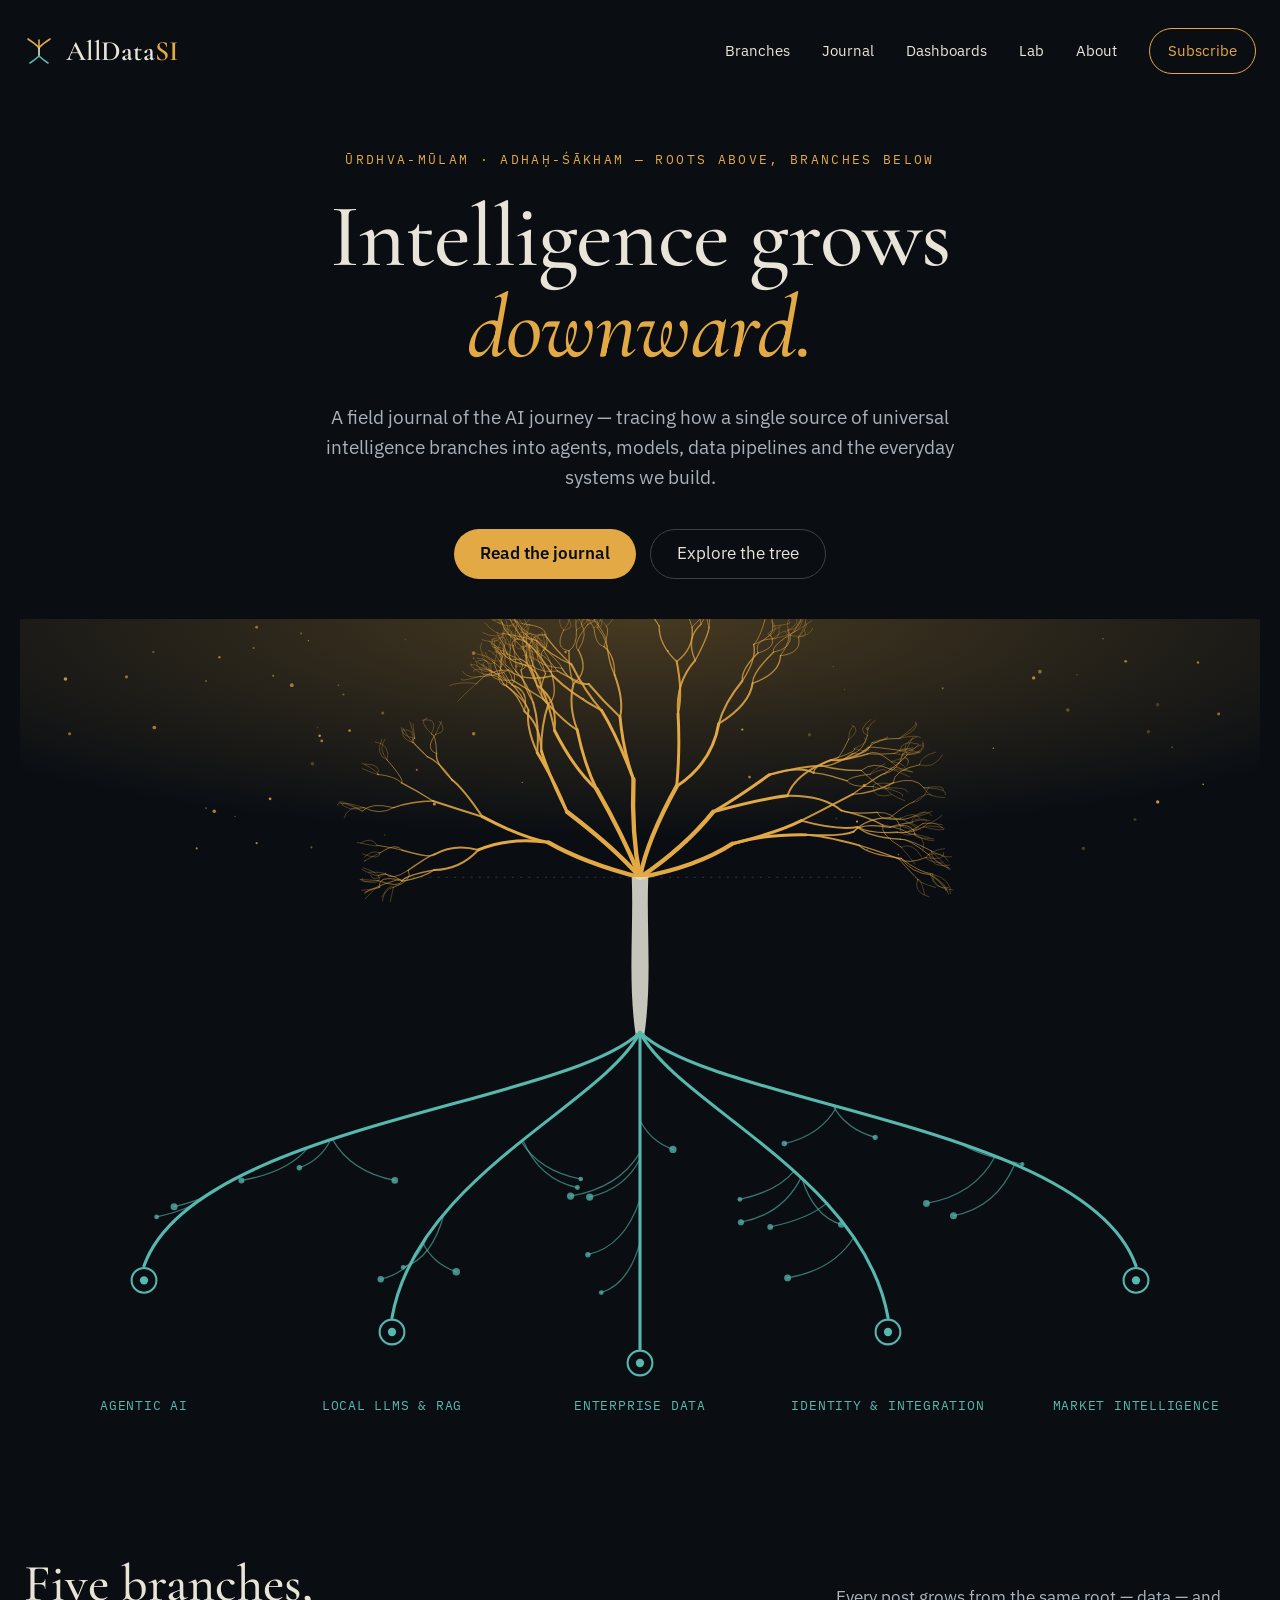
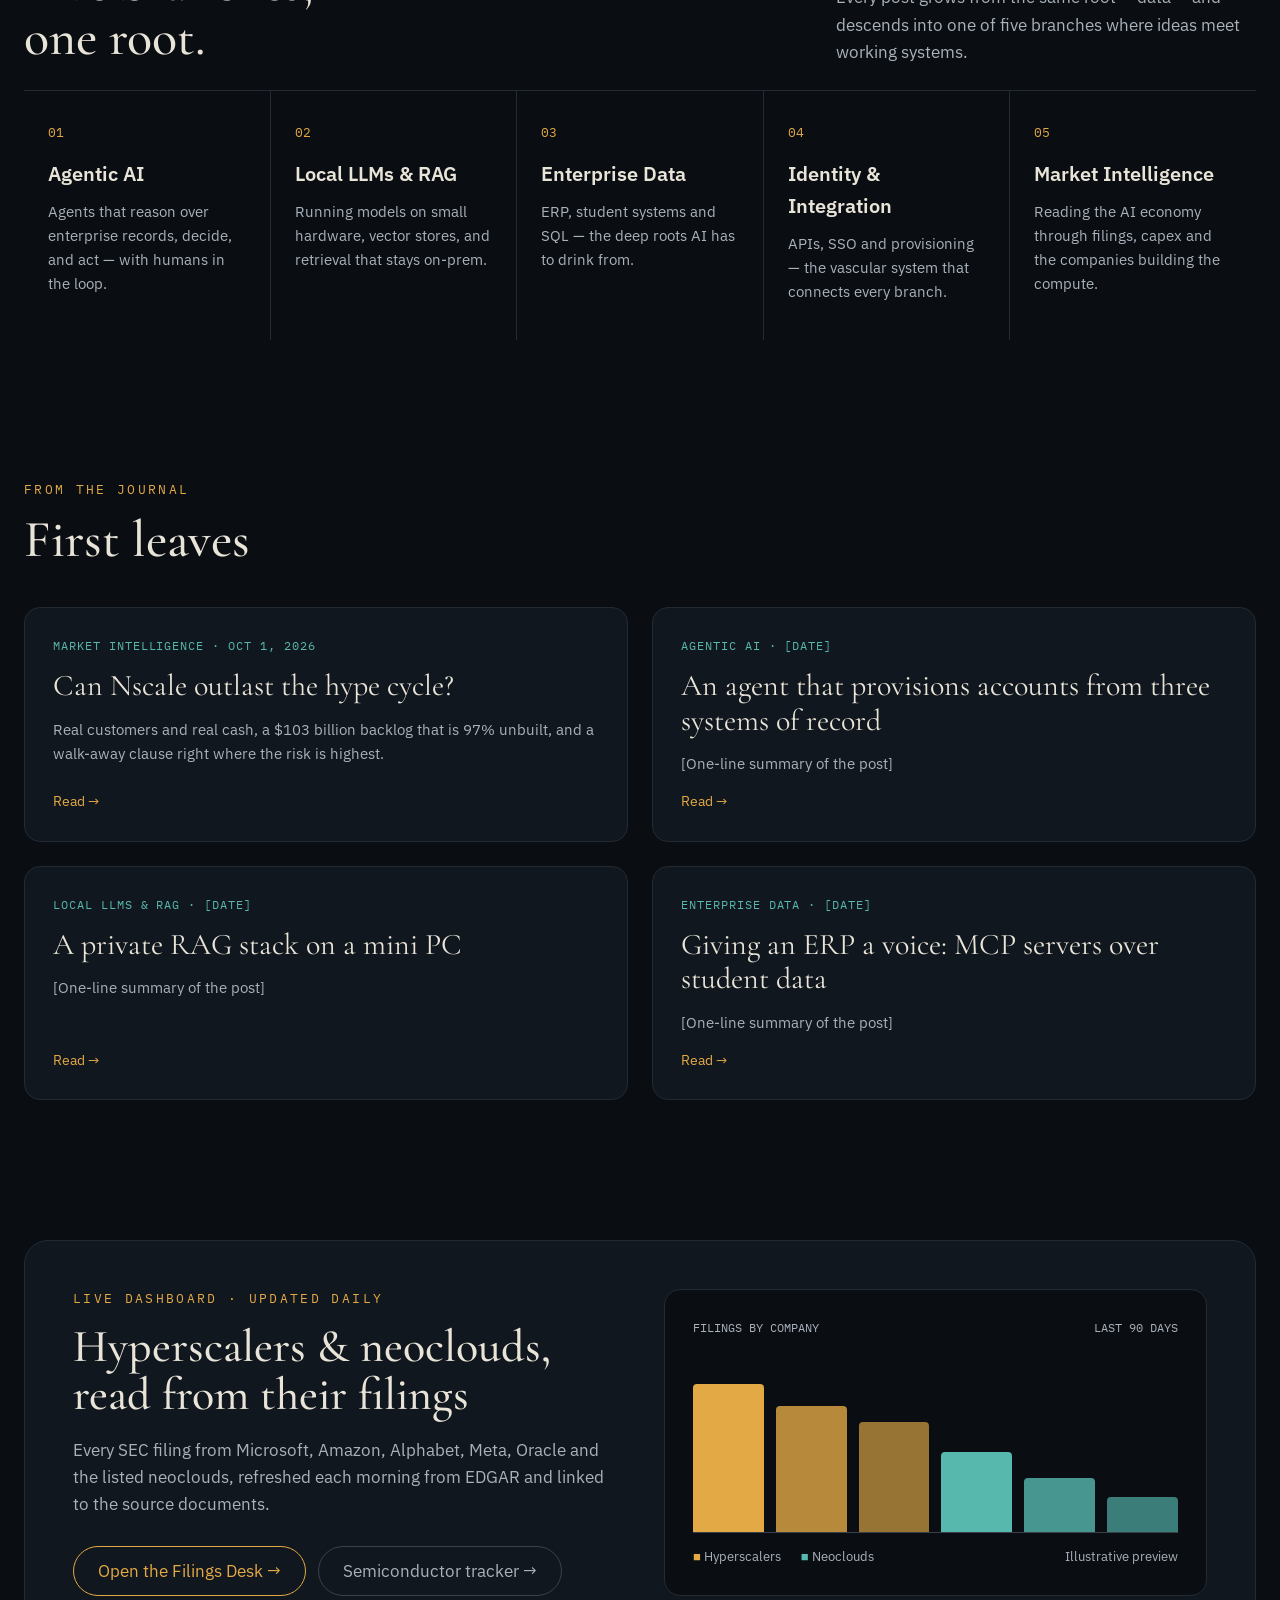
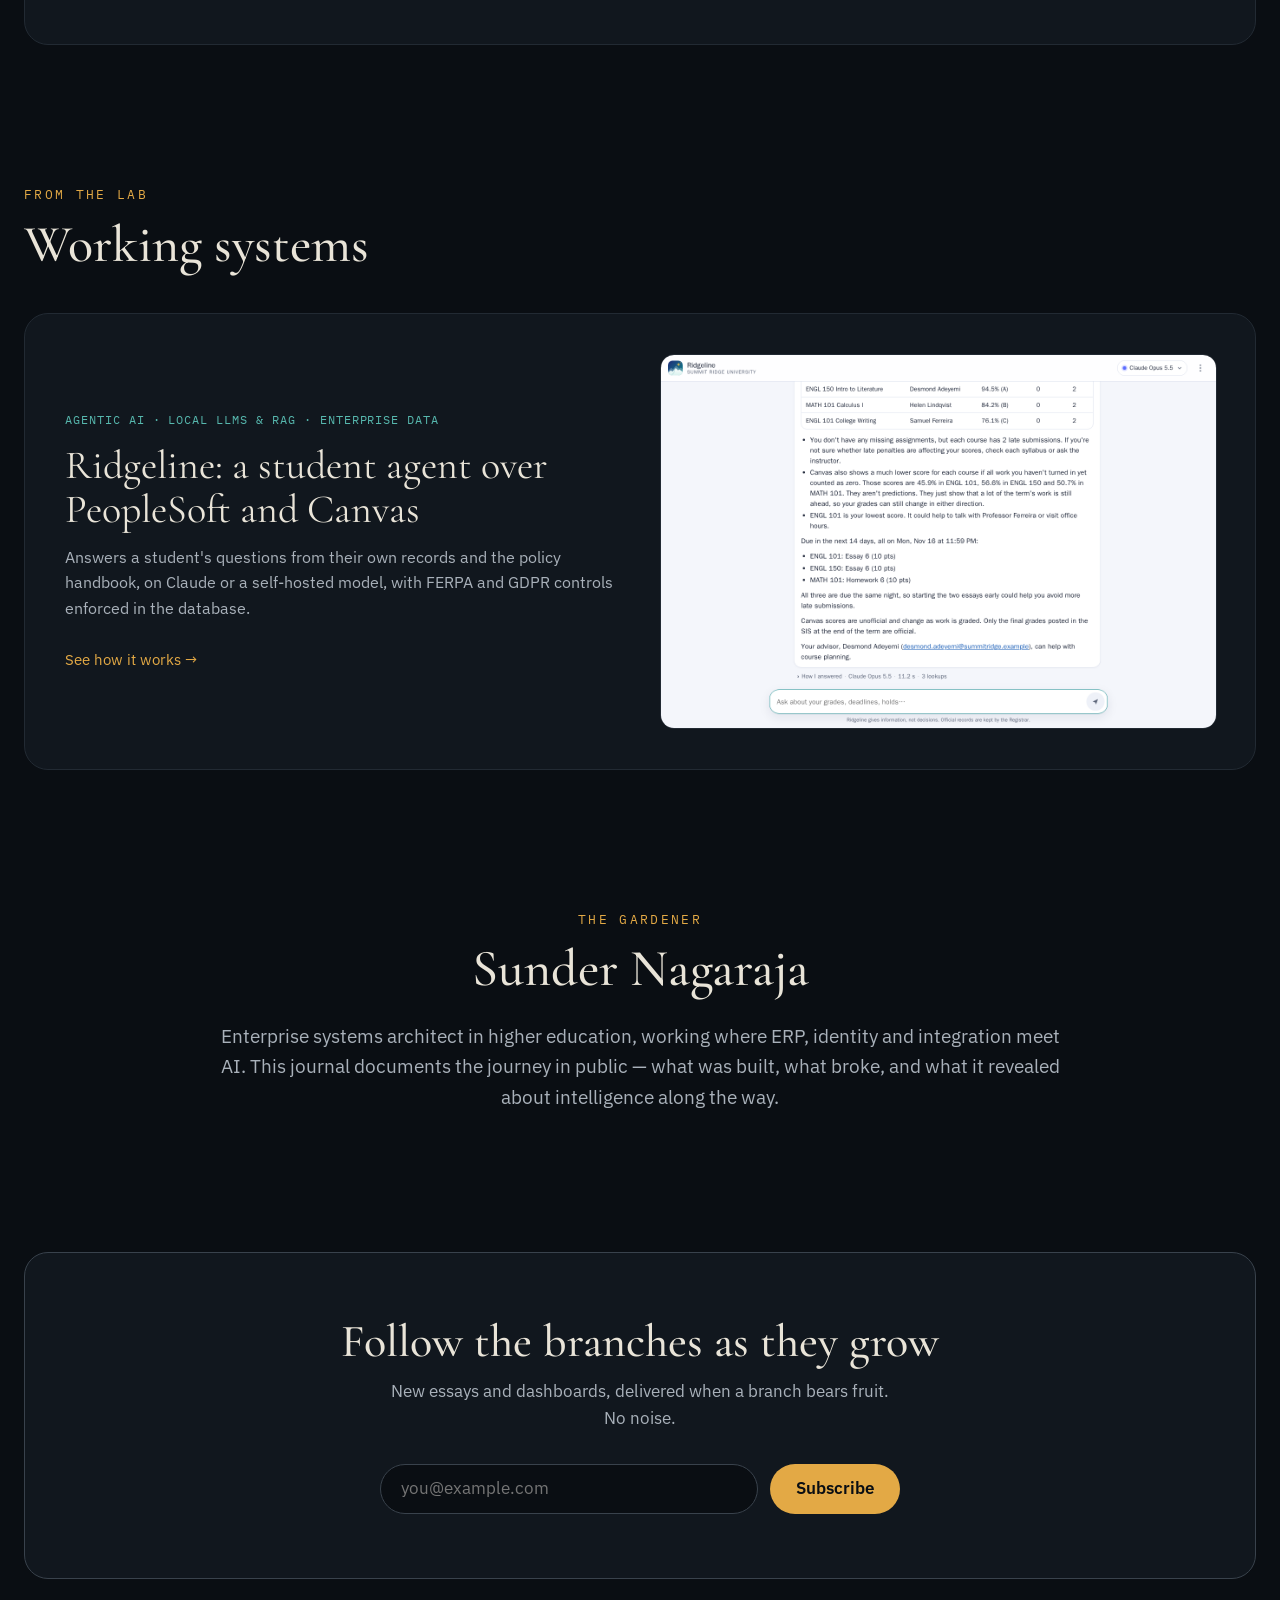
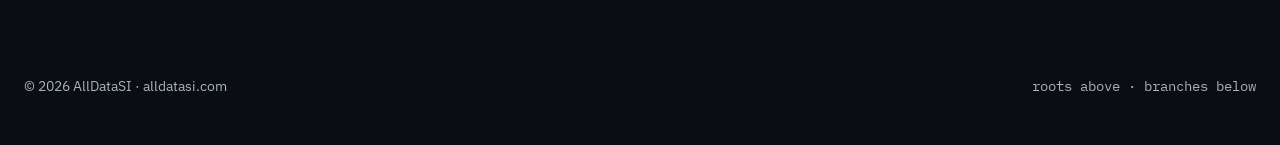
<file: index.html>
<!doctype html>
<html lang="en">
<head>
<meta charset="utf-8">
<meta name="viewport" content="width=device-width, initial-scale=1">
<title>AllDataSI — Intelligence grows downward</title>
<meta name="description" content="A field journal of the AI journey: agentic AI, local LLMs and RAG, enterprise data, identity and integration, and market intelligence.">
<meta name="theme-color" content="#0A0E13">
<meta property="og:title" content="AllDataSI — Intelligence grows downward">
<meta property="og:description" content="A field journal of the AI journey — roots above, branches below.">
<meta property="og:url" content="https://www.alldatasi.com/">
<meta property="og:type" content="website">
<link rel="canonical" href="https://www.alldatasi.com/">
<link rel="icon" href="data:image/svg+xml,%3Csvg xmlns='http://www.w3.org/2000/svg' viewBox='0 0 30 30' fill='none' stroke-width='2' stroke-linecap='round'%3E%3Crect width='30' height='30' rx='6' fill='%230A0E13'/%3E%3Cpath d='M15 13 C12 9 9 7 5 4M15 13 C18 9 21 7 25 4M15 13V4' stroke='%23E3A945'/%3E%3Cpath d='M15 13V20' stroke='%23E9E4D8'/%3E%3Cpath d='M15 20 C12 23 9 25 6 27M15 20 C18 23 21 25 24 27' stroke='%2357B8AE'/%3E%3C/svg%3E">
<link rel="preconnect" href="https://fonts.googleapis.com">
<link href="https://fonts.googleapis.com/css2?family=Cormorant+Garamond:ital,wght@0,500;0,600;1,500&amp;family=IBM+Plex+Sans:wght@400;500;600&amp;family=IBM+Plex+Mono:wght@400;500&amp;display=swap" rel="stylesheet">
<style>
body{margin:0;background:#0A0E13}
a{color:#E9E4D8}a:hover{color:#E3A945}
.pillars{grid-template-columns:repeat(5,minmax(0,1fr))}
.posts{grid-template-columns:repeat(2,minmax(0,1fr))}
.split{grid-template-columns:repeat(2,minmax(0,1fr))}
.navlinks{display:flex}
@media (max-width:900px){.pillars{grid-template-columns:repeat(2,minmax(0,1fr))}.posts,.split{grid-template-columns:minmax(0,1fr)}.navlinks{display:none}.nodelabels{display:none !important}}
@media (max-width:520px){.pillars{grid-template-columns:minmax(0,1fr)}}
</style>
<style>html{scroll-behavior:smooth}</style>
</head>
<body>
<div style="min-height: 100vh; background: #0A0E13; color: #E9E4D8; font-family: 'IBM Plex Sans', sans-serif; font-size: 17px; line-height: 1.6">

<header style="max-width: 1240px; margin: 0 auto; padding: 28px 24px; display: flex; align-items: center; justify-content: space-between; gap: 24px">
<a href="#top" style="display: flex; align-items: center; gap: 12px; text-decoration: none; color: #E9E4D8">
<svg width="30" height="30" viewBox="0 0 30 30" fill="none" stroke="#E3A945" stroke-width="1.6" stroke-linecap="round" aria-hidden="true"><path d="M15 12 C12 8 8 6 4 3"></path><path d="M15 12 C18 8 22 6 26 3"></path><path d="M15 12 V4"></path><path d="M15 12 V20" stroke="#E9E4D8"></path><path d="M15 20 C12 23 9 25 6 27" stroke="#57B8AE"></path><path d="M15 20 C18 23 21 25 24 27" stroke="#57B8AE"></path></svg>
<span style="font-family: 'Cormorant Garamond', serif; font-size: 28px; font-weight: 600; letter-spacing: 0.01em">AllData<span style="color: #E3A945">SI</span></span>
</a>
<nav class="navlinks" style="gap: 32px; align-items: center; font-size: 15px">
<a href="#branches" style="text-decoration: none">Branches</a>
<a href="#journal" style="text-decoration: none">Journal</a>
<a href="#dashboards" style="text-decoration: none">Dashboards</a>
<a href="#lab" style="text-decoration: none">Lab</a>
<a href="#about" style="text-decoration: none">About</a>
<a href="#subscribe" style="text-decoration: none; padding: 10px 18px; border: 1px solid #E3A945; border-radius: 999px; color: #E3A945">Subscribe</a>
</nav>
</header>

<section id="top" style="max-width: 1240px; margin: 0 auto; padding: 48px 24px 0; text-align: center">
<p style="margin: 0 0 20px; font-family: 'IBM Plex Mono', monospace; font-size: 13px; letter-spacing: 0.18em; text-transform: uppercase; color: #E3A945">ūrdhva-mūlam · adhaḥ-śākham — roots above, branches below</p>
<h1 style="margin: 0 auto; max-width: 900px; font-family: 'Cormorant Garamond', serif; font-weight: 500; font-size: clamp(44px, 7vw, 92px); line-height: 1.02; letter-spacing: -0.01em">Intelligence grows <em style="color: #E3A945">downward.</em></h1>
<p style="margin: 28px auto 0; max-width: 640px; color: #A9B1BA; font-size: 19px">A field journal of the AI journey — tracing how a single source of universal intelligence branches into agents, models, data pipelines and the everyday systems we build.</p>
<div style="margin-top: 36px; display: flex; gap: 14px; justify-content: center; flex-wrap: wrap">
<a href="#journal" style="display: inline-flex; align-items: center; min-height: 48px; padding: 0 26px; border-radius: 999px; background: #E3A945; color: #0A0E13; font-weight: 600; text-decoration: none">Read the journal</a>
<a href="#branches" style="display: inline-flex; align-items: center; min-height: 48px; padding: 0 26px; border-radius: 999px; border: 1px solid #39424C; color: #E9E4D8; text-decoration: none">Explore the tree</a>
</div>
</section>

<section aria-label="The inverted tree" style="max-width: 1240px; margin: 0 auto; padding: 40px 20px 0">
<svg viewBox="0 0 1200 760" style="width: 100%; height: auto; display: block" role="img" aria-label="An inverted tree: roots spread upward into the source of universal intelligence; branches descend into five areas of writing">
<defs>
<radialGradient id="glow" cx="50%" cy="0%" r="70%"><stop offset="0%" stop-color="#E3A945" stop-opacity="0.28"></stop><stop offset="100%" stop-color="#E3A945" stop-opacity="0"></stop></radialGradient>
</defs>
<rect x="0" y="0" width="1200" height="300" fill="url(#glow)"></rect>
<g style="color: #E3A945" fill="currentColor"><circle cx="1079" cy="194" r="1.5" opacity="0.27"></circle><circle cx="810" cy="196" r="1.1" opacity="0.82"></circle><circle cx="229" cy="217" r="1.1" opacity="0.71"></circle><circle cx="313" cy="73" r="1.0" opacity="0.46"></circle><circle cx="130" cy="105" r="1.8" opacity="0.68"></circle><circle cx="1101" cy="177" r="1.6" opacity="0.90"></circle><circle cx="893" cy="67" r="0.9" opacity="0.52"></circle><circle cx="44" cy="58" r="1.7" opacity="0.85"></circle><circle cx="401" cy="179" r="1.5" opacity="0.83"></circle><circle cx="942" cy="125" r="0.7" opacity="0.79"></circle><circle cx="384" cy="146" r="1.0" opacity="0.60"></circle><circle cx="1140" cy="42" r="1.2" opacity="0.67"></circle><circle cx="645" cy="216" r="1.1" opacity="0.84"></circle><circle cx="820" cy="223" r="0.7" opacity="0.39"></circle><circle cx="353" cy="209" r="0.6" opacity="0.42"></circle><circle cx="850" cy="228" r="0.8" opacity="0.53"></circle><circle cx="817" cy="161" r="1.5" opacity="0.74"></circle><circle cx="308" cy="64" r="0.6" opacity="0.70"></circle><circle cx="263" cy="64" r="1.8" opacity="0.67"></circle><circle cx="706" cy="153" r="1.3" opacity="0.70"></circle><circle cx="373" cy="20" r="0.7" opacity="0.26"></circle><circle cx="439" cy="38" r="0.7" opacity="0.57"></circle><circle cx="1145" cy="160" r="0.9" opacity="0.75"></circle><circle cx="226" cy="28" r="1.0" opacity="0.52"></circle><circle cx="820" cy="106" r="1.5" opacity="0.31"></circle><circle cx="1101" cy="83" r="1.6" opacity="0.27"></circle><circle cx="981" cy="57" r="1.6" opacity="0.77"></circle><circle cx="798" cy="68" r="0.6" opacity="0.37"></circle><circle cx="1070" cy="41" r="1.4" opacity="0.63"></circle><circle cx="787" cy="46" r="0.8" opacity="0.31"></circle><circle cx="1160" cy="92" r="1.4" opacity="0.62"></circle><circle cx="279" cy="21" r="0.6" opacity="0.80"></circle><circle cx="171" cy="222" r="1.0" opacity="0.72"></circle><circle cx="180" cy="183" r="0.9" opacity="0.49"></circle><circle cx="627" cy="31" r="0.9" opacity="0.77"></circle><circle cx="351" cy="91" r="1.5" opacity="0.40"></circle><circle cx="245" cy="55" r="1.1" opacity="0.49"></circle><circle cx="764" cy="112" r="1.6" opacity="0.28"></circle><circle cx="790" cy="193" r="0.9" opacity="0.27"></circle><circle cx="528" cy="32" r="1.2" opacity="0.71"></circle><circle cx="129" cy="32" r="1.2" opacity="0.36"></circle><circle cx="288" cy="105" r="0.7" opacity="0.29"></circle><circle cx="439" cy="111" r="1.7" opacity="0.61"></circle><circle cx="103" cy="56" r="1.5" opacity="0.62"></circle><circle cx="1029" cy="222" r="1.6" opacity="0.32"></circle><circle cx="1115" cy="124" r="0.9" opacity="0.36"></circle><circle cx="1023" cy="54" r="0.7" opacity="0.42"></circle><circle cx="1092" cy="109" r="1.5" opacity="0.30"></circle><circle cx="545" cy="77" r="0.8" opacity="0.68"></circle><circle cx="439" cy="33" r="1.8" opacity="0.56"></circle><circle cx="229" cy="8" r="1.4" opacity="0.58"></circle><circle cx="48" cy="111" r="1.5" opacity="0.60"></circle><circle cx="292" cy="118" r="1.3" opacity="0.67"></circle><circle cx="188" cy="186" r="1.7" opacity="0.73"></circle><circle cx="1014" cy="88" r="1.7" opacity="0.37"></circle><circle cx="283" cy="140" r="1.7" opacity="0.30"></circle><circle cx="272" cy="14" r="1.1" opacity="0.34"></circle><circle cx="242" cy="174" r="1.3" opacity="0.86"></circle><circle cx="486" cy="158" r="0.6" opacity="0.87"></circle><circle cx="290" cy="113" r="1.2" opacity="0.87"></circle><circle cx="591" cy="228" r="1.3" opacity="0.39"></circle><circle cx="987" cy="51" r="1.8" opacity="0.55"></circle><circle cx="282" cy="221" r="1.0" opacity="0.51"></circle><circle cx="418" cy="156" r="0.6" opacity="0.49"></circle><circle cx="208" cy="191" r="0.6" opacity="0.64"></circle><circle cx="319" cy="108" r="1.3" opacity="0.71"></circle><circle cx="180" cy="60" r="0.7" opacity="0.87"></circle><circle cx="193" cy="37" r="1.2" opacity="0.63"></circle><circle cx="1048" cy="19" r="0.9" opacity="0.36"></circle><circle cx="699" cy="107" r="1.1" opacity="0.83"></circle></g>
<g style="color: #E3A945" stroke="currentColor" fill="none" stroke-linecap="round"><path d="M600.0 250.0 Q545.8 236.1 511.2 216.2" stroke-width="4.20" opacity="1.13"></path><path d="M511.2 216.2 Q473.6 211.0 443.5 223.5" stroke-width="2.86" opacity="1.00"></path><path d="M443.5 223.5 Q420.4 217.0 401.1 227.7" stroke-width="1.94" opacity="0.87"></path><path d="M401.1 227.7 Q397.6 227.9 375.7 243.2" stroke-width="1.32" opacity="0.74"></path><path d="M375.7 243.2 Q381.1 252.9 361.4 259.6" stroke-width="0.90" opacity="0.61"></path><path d="M361.4 259.6 Q361.4 259.3 358.3 273.6" stroke-width="0.61" opacity="0.48"></path><path d="M361.4 259.6 Q357.0 255.7 350.0 269.3" stroke-width="0.61" opacity="0.48"></path><path d="M361.4 259.6 Q352.2 261.2 350.7 272.9" stroke-width="0.61" opacity="0.48"></path><path d="M375.7 243.2 Q358.7 254.3 353.6 246.2" stroke-width="0.90" opacity="0.61"></path><path d="M353.6 246.2 Q342.0 255.8 339.2 248.0" stroke-width="0.61" opacity="0.48"></path><path d="M353.6 246.2 Q347.8 244.7 337.4 245.0" stroke-width="0.61" opacity="0.48"></path><path d="M401.1 227.7 Q399.3 232.2 369.9 223.8" stroke-width="1.32" opacity="0.74"></path><path d="M369.9 223.8 Q363.9 215.5 348.4 226.3" stroke-width="0.90" opacity="0.61"></path><path d="M348.4 226.3 Q340.6 222.8 333.2 230.6" stroke-width="0.61" opacity="0.48"></path><path d="M348.4 226.3 Q348.9 234.1 331.5 227.3" stroke-width="0.61" opacity="0.48"></path><path d="M348.4 226.3 Q327.7 236.8 334.3 233.9" stroke-width="0.61" opacity="0.48"></path><path d="M369.9 223.8 Q363.0 221.7 345.5 219.0" stroke-width="0.90" opacity="0.61"></path><path d="M345.5 219.0 Q348.6 221.2 326.4 216.2" stroke-width="0.61" opacity="0.48"></path><path d="M345.5 219.0 Q340.4 210.0 329.7 216.9" stroke-width="0.61" opacity="0.48"></path><path d="M443.5 223.5 Q426.0 242.3 400.9 242.9" stroke-width="1.94" opacity="0.87"></path><path d="M400.9 242.9 Q374.5 247.8 369.6 253.2" stroke-width="1.32" opacity="0.74"></path><path d="M369.6 253.2 Q352.9 243.6 346.7 248.3" stroke-width="0.90" opacity="0.61"></path><path d="M346.7 248.3 Q344.8 244.9 332.1 240.8" stroke-width="0.61" opacity="0.48"></path><path d="M346.7 248.3 Q352.2 258.1 330.9 253.4" stroke-width="0.61" opacity="0.48"></path><path d="M346.7 248.3 Q346.9 250.5 330.8 242.3" stroke-width="0.61" opacity="0.48"></path><path d="M369.6 253.2 Q345.6 247.0 348.0 259.8" stroke-width="0.90" opacity="0.61"></path><path d="M348.0 259.8 Q343.9 259.0 334.0 264.5" stroke-width="0.61" opacity="0.48"></path><path d="M348.0 259.8 Q348.8 260.8 330.5 262.6" stroke-width="0.61" opacity="0.48"></path><path d="M348.0 259.8 Q349.1 258.7 334.0 264.4" stroke-width="0.61" opacity="0.48"></path><path d="M400.9 242.9 Q389.7 250.5 369.8 253.6" stroke-width="1.32" opacity="0.74"></path><path d="M369.8 253.6 Q370.7 249.2 347.1 258.7" stroke-width="0.90" opacity="0.61"></path><path d="M347.1 258.7 Q346.9 256.8 334.1 270.8" stroke-width="0.61" opacity="0.48"></path><path d="M347.1 258.7 Q333.0 264.1 333.4 266.1" stroke-width="0.61" opacity="0.48"></path><path d="M369.8 253.6 Q367.2 260.9 346.3 253.1" stroke-width="0.90" opacity="0.61"></path><path d="M346.3 253.1 Q324.4 251.5 329.5 252.2" stroke-width="0.61" opacity="0.48"></path><path d="M346.3 253.1 Q326.6 255.6 331.4 250.9" stroke-width="0.61" opacity="0.48"></path><path d="M511.2 216.2 Q486.6 212.0 447.4 191.3" stroke-width="2.86" opacity="1.00"></path><path d="M447.4 191.3 Q423.7 184.0 399.7 176.1" stroke-width="1.94" opacity="0.87"></path><path d="M399.7 176.1 Q385.5 166.9 369.3 158.6" stroke-width="1.32" opacity="0.74"></path><path d="M369.3 158.6 Q372.9 156.4 355.3 136.5" stroke-width="0.90" opacity="0.61"></path><path d="M355.3 136.5 Q346.0 125.3 353.3 116.2" stroke-width="0.61" opacity="0.48"></path><path d="M355.3 136.5 Q343.1 130.9 350.2 116.7" stroke-width="0.61" opacity="0.48"></path><path d="M355.3 136.5 Q358.9 121.0 343.9 119.0" stroke-width="0.61" opacity="0.48"></path><path d="M369.3 158.6 Q363.4 152.2 346.1 150.3" stroke-width="0.90" opacity="0.61"></path><path d="M346.1 150.3 Q352.4 153.4 331.5 144.9" stroke-width="0.61" opacity="0.48"></path><path d="M346.1 150.3 Q348.2 148.3 330.7 139.3" stroke-width="0.61" opacity="0.48"></path><path d="M346.1 150.3 Q350.9 140.7 333.5 140.3" stroke-width="0.61" opacity="0.48"></path><path d="M399.7 176.1 Q379.3 176.1 361.5 182.6" stroke-width="1.32" opacity="0.74"></path><path d="M361.5 182.6 Q339.8 176.8 331.2 185.9" stroke-width="0.90" opacity="0.61"></path><path d="M331.2 185.9 Q313.2 175.1 308.6 177.0" stroke-width="0.61" opacity="0.48"></path><path d="M331.2 185.9 Q306.3 173.5 307.4 180.4" stroke-width="0.61" opacity="0.48"></path><path d="M361.5 182.6 Q348.5 190.4 332.9 182.6" stroke-width="0.90" opacity="0.61"></path><path d="M332.9 182.6 Q317.3 187.0 310.5 178.0" stroke-width="0.61" opacity="0.48"></path><path d="M332.9 182.6 Q316.4 180.8 313.7 192.5" stroke-width="0.61" opacity="0.48"></path><path d="M332.9 182.6 Q309.5 175.2 311.7 180.4" stroke-width="0.61" opacity="0.48"></path><path d="M447.4 191.3 Q428.7 163.5 418.0 155.5" stroke-width="1.94" opacity="0.87"></path><path d="M418.0 155.5 Q406.2 138.4 394.2 133.2" stroke-width="1.32" opacity="0.74"></path><path d="M394.2 133.2 Q380.3 118.0 379.5 119.2" stroke-width="0.90" opacity="0.61"></path><path d="M379.5 119.2 Q369.3 116.5 370.3 108.7" stroke-width="0.61" opacity="0.48"></path><path d="M379.5 119.2 Q372.1 109.1 371.0 106.0" stroke-width="0.61" opacity="0.48"></path><path d="M379.5 119.2 Q383.5 106.0 370.0 107.3" stroke-width="0.61" opacity="0.48"></path><path d="M394.2 133.2 Q375.0 117.0 382.0 115.4" stroke-width="0.90" opacity="0.61"></path><path d="M382.0 115.4 Q379.9 99.0 380.5 100.6" stroke-width="0.61" opacity="0.48"></path><path d="M382.0 115.4 Q379.8 108.3 377.5 99.7" stroke-width="0.61" opacity="0.48"></path><path d="M382.0 115.4 Q368.0 113.3 369.2 105.2" stroke-width="0.61" opacity="0.48"></path><path d="M418.0 155.5 Q400.7 138.0 403.2 130.2" stroke-width="1.32" opacity="0.74"></path><path d="M403.2 130.2 Q402.5 110.9 398.1 111.1" stroke-width="0.90" opacity="0.61"></path><path d="M398.1 111.1 Q384.7 97.9 393.8 95.9" stroke-width="0.61" opacity="0.48"></path><path d="M398.1 111.1 Q405.9 94.9 389.3 98.0" stroke-width="0.61" opacity="0.48"></path><path d="M403.2 130.2 Q391.2 125.9 402.2 111.7" stroke-width="0.90" opacity="0.61"></path><path d="M402.2 111.7 Q414.9 109.4 406.0 99.0" stroke-width="0.61" opacity="0.48"></path><path d="M402.2 111.7 Q402.5 109.9 408.0 99.2" stroke-width="0.61" opacity="0.48"></path><path d="M600.0 250.0 Q576.6 222.6 529.3 186.6" stroke-width="4.20" opacity="1.13"></path><path d="M529.3 186.6 Q513.3 155.0 504.5 127.7" stroke-width="2.86" opacity="1.00"></path><path d="M504.5 127.7 Q504.1 103.4 511.4 81.9" stroke-width="1.94" opacity="0.87"></path><path d="M511.4 81.9 Q498.9 74.1 508.6 52.9" stroke-width="1.32" opacity="0.74"></path><path d="M508.6 52.9 Q497.8 37.3 501.1 31.2" stroke-width="0.90" opacity="0.61"></path><path d="M501.1 31.2 Q509.0 32.7 491.3 18.8" stroke-width="0.61" opacity="0.48"></path><path d="M501.1 31.2 Q501.9 18.8 494.6 15.1" stroke-width="0.61" opacity="0.48"></path><path d="M501.1 31.2 Q503.7 27.8 492.8 18.3" stroke-width="0.61" opacity="0.48"></path><path d="M508.6 52.9 Q503.9 36.9 499.3 32.0" stroke-width="0.90" opacity="0.61"></path><path d="M499.3 32.0 Q490.3 17.9 501.4 16.2" stroke-width="0.61" opacity="0.48"></path><path d="M499.3 32.0 Q485.3 32.0 498.2 17.1" stroke-width="0.61" opacity="0.48"></path><path d="M499.3 32.0 Q500.1 27.3 500.8 17.4" stroke-width="0.61" opacity="0.48"></path><path d="M511.4 81.9 Q521.4 75.6 513.8 50.6" stroke-width="1.32" opacity="0.74"></path><path d="M513.8 50.6 Q517.6 46.4 506.6 30.0" stroke-width="0.90" opacity="0.61"></path><path d="M506.6 30.0 Q512.8 31.7 495.0 20.5" stroke-width="0.61" opacity="0.48"></path><path d="M506.6 30.0 Q512.0 27.2 509.1 13.8" stroke-width="0.61" opacity="0.48"></path><path d="M506.6 30.0 Q509.3 22.0 504.9 12.8" stroke-width="0.61" opacity="0.48"></path><path d="M513.8 50.6 Q497.5 35.5 508.6 28.4" stroke-width="0.90" opacity="0.61"></path><path d="M508.6 28.4 Q514.6 16.4 501.6 14.6" stroke-width="0.61" opacity="0.48"></path><path d="M508.6 28.4 Q514.5 25.7 498.8 17.1" stroke-width="0.61" opacity="0.48"></path><path d="M508.6 28.4 Q501.2 26.3 498.1 16.9" stroke-width="0.61" opacity="0.48"></path><path d="M504.5 127.7 Q503.7 102.3 488.1 89.2" stroke-width="1.94" opacity="0.87"></path><path d="M488.1 89.2 Q493.0 68.7 476.1 63.9" stroke-width="1.32" opacity="0.74"></path><path d="M476.1 63.9 Q484.1 53.9 470.0 44.4" stroke-width="0.90" opacity="0.61"></path><path d="M470.0 44.4 Q468.2 32.2 472.4 31.5" stroke-width="0.61" opacity="0.48"></path><path d="M470.0 44.4 Q458.6 29.1 469.0 30.7" stroke-width="0.61" opacity="0.48"></path><path d="M476.1 63.9 Q464.3 55.4 459.2 52.0" stroke-width="0.90" opacity="0.61"></path><path d="M459.2 52.0 Q441.8 40.1 447.9 45.0" stroke-width="0.61" opacity="0.48"></path><path d="M459.2 52.0 Q442.5 45.5 451.0 40.1" stroke-width="0.61" opacity="0.48"></path><path d="M459.2 52.0 Q449.4 47.0 444.9 47.0" stroke-width="0.61" opacity="0.48"></path><path d="M488.1 89.2 Q481.2 71.3 467.9 62.8" stroke-width="1.32" opacity="0.74"></path><path d="M467.9 62.8 Q457.1 42.6 458.8 42.3" stroke-width="0.90" opacity="0.61"></path><path d="M458.8 42.3 Q452.1 47.0 446.8 33.5" stroke-width="0.61" opacity="0.48"></path><path d="M458.8 42.3 Q464.6 27.7 459.7 27.1" stroke-width="0.61" opacity="0.48"></path><path d="M467.9 62.8 Q465.2 53.0 448.3 53.3" stroke-width="0.90" opacity="0.61"></path><path d="M448.3 53.3 Q443.3 42.0 435.8 44.4" stroke-width="0.61" opacity="0.48"></path><path d="M448.3 53.3 Q435.0 46.8 436.5 43.6" stroke-width="0.61" opacity="0.48"></path><path d="M529.3 186.6 Q516.8 155.5 500.6 129.5" stroke-width="2.86" opacity="1.00"></path><path d="M500.6 129.5 Q489.3 103.8 492.1 88.4" stroke-width="1.94" opacity="0.87"></path><path d="M492.1 88.4 Q485.3 71.3 474.1 61.2" stroke-width="1.32" opacity="0.74"></path><path d="M474.1 61.2 Q465.9 45.8 457.3 41.2" stroke-width="0.90" opacity="0.61"></path><path d="M457.3 41.2 Q440.9 31.7 446.8 23.2" stroke-width="0.61" opacity="0.48"></path><path d="M457.3 41.2 Q462.9 39.1 442.0 33.7" stroke-width="0.61" opacity="0.48"></path><path d="M474.1 61.2 Q459.5 50.7 467.0 36.3" stroke-width="0.90" opacity="0.61"></path><path d="M467.0 36.3 Q452.0 23.1 457.2 21.6" stroke-width="0.61" opacity="0.48"></path><path d="M467.0 36.3 Q451.3 18.3 459.3 19.1" stroke-width="0.61" opacity="0.48"></path><path d="M467.0 36.3 Q466.9 28.3 455.8 23.8" stroke-width="0.61" opacity="0.48"></path><path d="M492.1 88.4 Q490.0 79.5 470.9 64.8" stroke-width="1.32" opacity="0.74"></path><path d="M470.9 64.8 Q474.9 56.2 454.3 50.3" stroke-width="0.90" opacity="0.61"></path><path d="M454.3 50.3 Q444.8 53.0 440.7 40.3" stroke-width="0.61" opacity="0.48"></path><path d="M454.3 50.3 Q454.9 37.5 442.2 37.9" stroke-width="0.61" opacity="0.48"></path><path d="M470.9 64.8 Q458.1 63.5 466.3 44.4" stroke-width="0.90" opacity="0.61"></path><path d="M466.3 44.4 Q467.0 29.2 460.1 30.6" stroke-width="0.61" opacity="0.48"></path><path d="M466.3 44.4 Q464.3 29.0 458.6 32.0" stroke-width="0.61" opacity="0.48"></path><path d="M466.3 44.4 Q469.5 43.2 469.1 31.7" stroke-width="0.61" opacity="0.48"></path><path d="M500.6 129.5 Q502.8 101.4 496.7 81.0" stroke-width="1.94" opacity="0.87"></path><path d="M496.7 81.0 Q487.1 65.4 484.9 49.6" stroke-width="1.32" opacity="0.74"></path><path d="M484.9 49.6 Q491.8 41.0 471.4 33.8" stroke-width="0.90" opacity="0.61"></path><path d="M471.4 33.8 Q467.0 20.2 464.9 19.4" stroke-width="0.61" opacity="0.48"></path><path d="M471.4 33.8 Q457.7 36.7 464.7 22.6" stroke-width="0.61" opacity="0.48"></path><path d="M471.4 33.8 Q478.0 34.9 456.9 26.7" stroke-width="0.61" opacity="0.48"></path><path d="M484.9 49.6 Q494.1 47.4 487.1 27.9" stroke-width="0.90" opacity="0.61"></path><path d="M487.1 27.9 Q483.8 17.3 494.3 13.7" stroke-width="0.61" opacity="0.48"></path><path d="M487.1 27.9 Q485.2 14.9 490.4 13.9" stroke-width="0.61" opacity="0.48"></path><path d="M496.7 81.0 Q492.1 63.0 479.8 50.6" stroke-width="1.32" opacity="0.74"></path><path d="M479.8 50.6 Q480.9 45.8 477.5 25.7" stroke-width="0.90" opacity="0.61"></path><path d="M477.5 25.7 Q484.3 22.1 471.1 8.9" stroke-width="0.61" opacity="0.48"></path><path d="M477.5 25.7 Q460.7 23.6 469.3 8.7" stroke-width="0.61" opacity="0.48"></path><path d="M479.8 50.6 Q471.4 41.9 474.6 28.3" stroke-width="0.90" opacity="0.61"></path><path d="M474.6 28.3 Q462.3 14.1 470.7 10.8" stroke-width="0.61" opacity="0.48"></path><path d="M474.6 28.3 Q474.0 23.1 468.8 14.3" stroke-width="0.61" opacity="0.48"></path><path d="M474.6 28.3 Q474.0 11.0 476.3 11.2" stroke-width="0.61" opacity="0.48"></path><path d="M600.0 250.0 Q583.1 208.6 558.0 164.8" stroke-width="4.20" opacity="1.13"></path><path d="M558.0 164.8 Q536.1 145.1 517.3 107.9" stroke-width="2.86" opacity="1.00"></path><path d="M517.3 107.9 Q520.3 77.1 500.7 64.5" stroke-width="1.94" opacity="0.87"></path><path d="M500.7 64.5 Q488.1 40.4 490.2 34.0" stroke-width="1.32" opacity="0.74"></path><path d="M490.2 34.0 Q491.4 32.8 489.8 14.0" stroke-width="0.90" opacity="0.61"></path><path d="M489.8 14.0 Q492.9 9.8 488.1 -0.2" stroke-width="0.61" opacity="0.48"></path><path d="M489.8 14.0 Q478.1 13.7 494.0 -0.4" stroke-width="0.61" opacity="0.48"></path><path d="M490.2 34.0 Q493.6 33.6 473.2 15.5" stroke-width="0.90" opacity="0.61"></path><path d="M473.2 15.5 Q470.6 6.9 465.0 0.9" stroke-width="0.61" opacity="0.48"></path><path d="M473.2 15.5 Q462.0 -0.6 467.5 -3.0" stroke-width="0.61" opacity="0.48"></path><path d="M473.2 15.5 Q472.1 5.5 469.1 -3.4" stroke-width="0.61" opacity="0.48"></path><path d="M500.7 64.5 Q495.8 43.2 484.0 38.8" stroke-width="1.32" opacity="0.74"></path><path d="M484.0 38.8 Q469.5 21.2 481.6 19.2" stroke-width="0.90" opacity="0.61"></path><path d="M481.6 19.2 Q466.5 4.0 477.8 7.0" stroke-width="0.61" opacity="0.48"></path><path d="M481.6 19.2 Q488.4 19.8 477.4 4.6" stroke-width="0.61" opacity="0.48"></path><path d="M484.0 38.8 Q463.4 41.2 468.9 25.7" stroke-width="0.90" opacity="0.61"></path><path d="M468.9 25.7 Q459.4 11.2 461.8 12.7" stroke-width="0.61" opacity="0.48"></path><path d="M468.9 25.7 Q474.7 13.6 456.5 19.7" stroke-width="0.61" opacity="0.48"></path><path d="M517.3 107.9 Q511.3 79.0 504.2 66.2" stroke-width="1.94" opacity="0.87"></path><path d="M504.2 66.2 Q501.5 57.5 495.1 40.2" stroke-width="1.32" opacity="0.74"></path><path d="M495.1 40.2 Q489.3 29.0 495.5 20.3" stroke-width="0.90" opacity="0.61"></path><path d="M495.5 20.3 Q481.5 9.9 492.4 5.6" stroke-width="0.61" opacity="0.48"></path><path d="M495.5 20.3 Q487.7 21.6 493.3 5.2" stroke-width="0.61" opacity="0.48"></path><path d="M495.1 40.2 Q493.0 22.0 487.6 19.6" stroke-width="0.90" opacity="0.61"></path><path d="M487.6 19.6 Q480.9 20.8 480.2 6.3" stroke-width="0.61" opacity="0.48"></path><path d="M487.6 19.6 Q475.1 22.1 481.0 5.2" stroke-width="0.61" opacity="0.48"></path><path d="M487.6 19.6 Q488.3 13.3 484.4 6.2" stroke-width="0.61" opacity="0.48"></path><path d="M504.2 66.2 Q504.9 49.3 484.0 42.9" stroke-width="1.32" opacity="0.74"></path><path d="M484.0 42.9 Q480.7 44.7 466.0 32.7" stroke-width="0.90" opacity="0.61"></path><path d="M466.0 32.7 Q466.3 29.1 454.0 21.3" stroke-width="0.61" opacity="0.48"></path><path d="M466.0 32.7 Q459.3 36.7 459.1 21.4" stroke-width="0.61" opacity="0.48"></path><path d="M484.0 42.9 Q474.0 42.3 469.7 30.1" stroke-width="0.90" opacity="0.61"></path><path d="M469.7 30.1 Q463.4 18.2 459.2 20.6" stroke-width="0.61" opacity="0.48"></path><path d="M469.7 30.1 Q470.8 31.2 463.4 17.3" stroke-width="0.61" opacity="0.48"></path><path d="M558.0 164.8 Q546.4 141.6 539.2 107.2" stroke-width="2.86" opacity="1.00"></path><path d="M539.2 107.2 Q530.4 83.5 535.6 62.9" stroke-width="1.94" opacity="0.87"></path><path d="M535.6 62.9 Q530.9 50.3 531.3 30.7" stroke-width="1.32" opacity="0.74"></path><path d="M531.3 30.7 Q539.2 26.3 538.5 10.7" stroke-width="0.90" opacity="0.61"></path><path d="M538.5 10.7 Q532.8 -0.6 549.3 -1.9" stroke-width="0.61" opacity="0.48"></path><path d="M538.5 10.7 Q538.9 7.4 537.0 -4.6" stroke-width="0.61" opacity="0.48"></path><path d="M538.5 10.7 Q548.8 3.9 548.8 1.3" stroke-width="0.61" opacity="0.48"></path><path d="M531.3 30.7 Q516.8 29.1 526.0 10.9" stroke-width="0.90" opacity="0.61"></path><path d="M526.0 10.9 Q519.4 2.4 523.8 -2.1" stroke-width="0.61" opacity="0.48"></path><path d="M526.0 10.9 Q535.8 -1.6 528.8 -1.8" stroke-width="0.61" opacity="0.48"></path><path d="M526.0 10.9 Q540.4 9.0 526.9 -3.3" stroke-width="0.61" opacity="0.48"></path><path d="M535.6 62.9 Q551.5 50.1 540.3 30.2" stroke-width="1.32" opacity="0.74"></path><path d="M540.3 30.2 Q550.2 14.8 543.4 5.1" stroke-width="0.90" opacity="0.61"></path><path d="M543.4 5.1 Q546.2 -12.1 542.0 -12.7" stroke-width="0.61" opacity="0.48"></path><path d="M543.4 5.1 Q544.2 -0.6 553.7 -9.7" stroke-width="0.61" opacity="0.48"></path><path d="M543.4 5.1 Q536.6 -5.4 547.4 -14.0" stroke-width="0.61" opacity="0.48"></path><path d="M540.3 30.2 Q533.3 25.9 549.3 5.5" stroke-width="0.90" opacity="0.61"></path><path d="M549.3 5.5 Q550.3 0.6 549.6 -14.1" stroke-width="0.61" opacity="0.48"></path><path d="M549.3 5.5 Q564.4 1.0 556.7 -11.5" stroke-width="0.61" opacity="0.48"></path><path d="M549.3 5.5 Q557.2 1.9 561.6 -8.3" stroke-width="0.61" opacity="0.48"></path><path d="M539.2 107.2 Q527.9 101.0 506.4 77.5" stroke-width="1.94" opacity="0.87"></path><path d="M506.4 77.5 Q491.7 68.0 476.4 59.1" stroke-width="1.32" opacity="0.74"></path><path d="M476.4 59.1 Q476.4 52.4 464.3 40.7" stroke-width="0.90" opacity="0.61"></path><path d="M464.3 40.7 Q452.8 42.1 450.3 32.4" stroke-width="0.61" opacity="0.48"></path><path d="M464.3 40.7 Q458.6 32.2 453.3 30.4" stroke-width="0.61" opacity="0.48"></path><path d="M464.3 40.7 Q475.1 25.8 459.4 27.4" stroke-width="0.61" opacity="0.48"></path><path d="M476.4 59.1 Q453.5 60.8 456.0 49.6" stroke-width="0.90" opacity="0.61"></path><path d="M456.0 49.6 Q457.0 53.4 441.9 40.8" stroke-width="0.61" opacity="0.48"></path><path d="M456.0 49.6 Q456.9 37.0 443.2 40.4" stroke-width="0.61" opacity="0.48"></path><path d="M456.0 49.6 Q437.2 46.6 438.6 51.3" stroke-width="0.61" opacity="0.48"></path><path d="M506.4 77.5 Q501.3 69.5 494.8 48.4" stroke-width="1.32" opacity="0.74"></path><path d="M494.8 48.4 Q499.4 35.6 493.1 26.6" stroke-width="0.90" opacity="0.61"></path><path d="M493.1 26.6 Q491.4 29.2 484.5 14.3" stroke-width="0.61" opacity="0.48"></path><path d="M493.1 26.6 Q476.8 10.2 487.7 13.6" stroke-width="0.61" opacity="0.48"></path><path d="M494.8 48.4 Q492.6 37.8 486.4 29.1" stroke-width="0.90" opacity="0.61"></path><path d="M486.4 29.1 Q493.8 25.8 487.2 14.7" stroke-width="0.61" opacity="0.48"></path><path d="M486.4 29.1 Q475.9 31.0 479.2 14.3" stroke-width="0.61" opacity="0.48"></path><path d="M600.0 250.0 Q591.6 207.2 593.7 155.2" stroke-width="4.20" opacity="1.13"></path><path d="M593.7 155.2 Q577.8 113.0 562.7 88.4" stroke-width="2.86" opacity="1.00"></path><path d="M562.7 88.4 Q546.4 69.7 533.6 43.8" stroke-width="1.94" opacity="0.87"></path><path d="M533.6 43.8 Q513.0 35.2 500.0 20.9" stroke-width="1.32" opacity="0.74"></path><path d="M500.0 20.9 Q486.4 17.0 479.2 1.7" stroke-width="0.90" opacity="0.61"></path><path d="M479.2 1.7 Q468.4 -16.0 469.2 -16.1" stroke-width="0.61" opacity="0.48"></path><path d="M479.2 1.7 Q473.2 -9.7 473.6 -16.2" stroke-width="0.61" opacity="0.48"></path><path d="M479.2 1.7 Q479.9 3.2 463.0 -10.8" stroke-width="0.61" opacity="0.48"></path><path d="M500.0 20.9 Q492.5 18.4 468.4 14.0" stroke-width="0.90" opacity="0.61"></path><path d="M468.4 14.0 Q459.6 19.5 447.9 13.1" stroke-width="0.61" opacity="0.48"></path><path d="M468.4 14.0 Q463.5 25.6 446.9 20.1" stroke-width="0.61" opacity="0.48"></path><path d="M468.4 14.0 Q461.3 16.7 449.7 3.5" stroke-width="0.61" opacity="0.48"></path><path d="M533.6 43.8 Q518.0 29.9 507.9 15.2" stroke-width="1.32" opacity="0.74"></path><path d="M507.9 15.2 Q511.0 7.4 486.2 4.6" stroke-width="0.90" opacity="0.61"></path><path d="M486.2 4.6 Q466.4 -1.7 470.1 -0.6" stroke-width="0.61" opacity="0.48"></path><path d="M486.2 4.6 Q480.7 -1.9 476.0 -11.1" stroke-width="0.61" opacity="0.48"></path><path d="M507.9 15.2 Q490.0 18.9 481.0 2.7" stroke-width="0.90" opacity="0.61"></path><path d="M481.0 2.7 Q473.3 10.4 462.4 3.2" stroke-width="0.61" opacity="0.48"></path><path d="M481.0 2.7 Q468.5 -8.4 466.1 -8.9" stroke-width="0.61" opacity="0.48"></path><path d="M481.0 2.7 Q483.0 -3.5 457.5 1.3" stroke-width="0.61" opacity="0.48"></path><path d="M562.7 88.4 Q532.4 71.9 515.6 54.9" stroke-width="1.94" opacity="0.87"></path><path d="M515.6 54.9 Q501.2 30.1 487.7 21.2" stroke-width="1.32" opacity="0.74"></path><path d="M487.7 21.2 Q468.7 17.6 466.6 4.0" stroke-width="0.90" opacity="0.61"></path><path d="M466.6 4.0 Q456.7 -7.9 456.7 -10.2" stroke-width="0.61" opacity="0.48"></path><path d="M466.6 4.0 Q461.2 2.7 457.7 -15.2" stroke-width="0.61" opacity="0.48"></path><path d="M466.6 4.0 Q465.6 7.9 449.0 -6.5" stroke-width="0.61" opacity="0.48"></path><path d="M487.7 21.2 Q472.6 0.2 473.0 -3.0" stroke-width="0.90" opacity="0.61"></path><path d="M473.0 -3.0 Q479.1 -15.7 464.4 -19.1" stroke-width="0.61" opacity="0.48"></path><path d="M473.0 -3.0 Q464.3 -15.4 456.5 -14.0" stroke-width="0.61" opacity="0.48"></path><path d="M473.0 -3.0 Q478.5 -2.5 469.7 -20.8" stroke-width="0.61" opacity="0.48"></path><path d="M515.6 54.9 Q488.3 61.7 472.6 49.3" stroke-width="1.32" opacity="0.74"></path><path d="M472.6 49.3 Q452.8 48.6 442.0 62.3" stroke-width="0.90" opacity="0.61"></path><path d="M442.0 62.3 Q422.9 60.5 415.8 64.4" stroke-width="0.61" opacity="0.48"></path><path d="M442.0 62.3 Q438.7 64.8 423.6 79.5" stroke-width="0.61" opacity="0.48"></path><path d="M472.6 49.3 Q463.7 55.0 445.3 55.6" stroke-width="0.90" opacity="0.61"></path><path d="M445.3 55.6 Q424.0 61.4 427.1 58.0" stroke-width="0.61" opacity="0.48"></path><path d="M445.3 55.6 Q434.1 58.5 428.1 50.9" stroke-width="0.61" opacity="0.48"></path><path d="M593.7 155.2 Q583.6 127.0 580.7 94.9" stroke-width="2.86" opacity="1.00"></path><path d="M580.7 94.9 Q564.0 79.2 550.4 62.9" stroke-width="1.94" opacity="0.87"></path><path d="M550.4 62.9 Q544.1 63.9 520.0 50.2" stroke-width="1.32" opacity="0.74"></path><path d="M520.0 50.2 Q504.6 52.8 495.8 45.3" stroke-width="0.90" opacity="0.61"></path><path d="M495.8 45.3 Q494.4 44.5 480.1 45.8" stroke-width="0.61" opacity="0.48"></path><path d="M495.8 45.3 Q476.7 41.2 479.8 47.0" stroke-width="0.61" opacity="0.48"></path><path d="M520.0 50.2 Q510.3 36.6 502.6 33.4" stroke-width="0.90" opacity="0.61"></path><path d="M502.6 33.4 Q499.8 21.3 484.8 27.3" stroke-width="0.61" opacity="0.48"></path><path d="M502.6 33.4 Q494.9 24.7 484.9 26.9" stroke-width="0.61" opacity="0.48"></path><path d="M502.6 33.4 Q495.4 23.2 494.4 16.2" stroke-width="0.61" opacity="0.48"></path><path d="M550.4 62.9 Q535.7 65.0 524.5 47.8" stroke-width="1.32" opacity="0.74"></path><path d="M524.5 47.8 Q525.7 45.9 509.3 30.0" stroke-width="0.90" opacity="0.61"></path><path d="M509.3 30.0 Q508.4 22.4 497.4 20.6" stroke-width="0.61" opacity="0.48"></path><path d="M509.3 30.0 Q503.2 21.2 501.5 16.5" stroke-width="0.61" opacity="0.48"></path><path d="M524.5 47.8 Q507.5 45.7 503.1 41.9" stroke-width="0.90" opacity="0.61"></path><path d="M503.1 41.9 Q496.9 37.7 489.5 36.1" stroke-width="0.61" opacity="0.48"></path><path d="M503.1 41.9 Q495.3 34.1 486.7 35.5" stroke-width="0.61" opacity="0.48"></path><path d="M580.7 94.9 Q584.7 79.2 575.4 53.9" stroke-width="1.94" opacity="0.87"></path><path d="M575.4 53.9 Q575.7 34.8 565.2 26.8" stroke-width="1.32" opacity="0.74"></path><path d="M565.2 26.8 Q556.6 25.5 555.4 8.4" stroke-width="0.90" opacity="0.61"></path><path d="M555.4 8.4 Q547.5 -3.6 550.2 -5.3" stroke-width="0.61" opacity="0.48"></path><path d="M555.4 8.4 Q568.0 -1.9 555.2 -5.1" stroke-width="0.61" opacity="0.48"></path><path d="M555.4 8.4 Q547.1 -5.0 542.1 -0.8" stroke-width="0.61" opacity="0.48"></path><path d="M565.2 26.8 Q571.0 9.6 567.5 6.8" stroke-width="0.90" opacity="0.61"></path><path d="M567.5 6.8 Q578.4 -0.4 571.2 -8.3" stroke-width="0.61" opacity="0.48"></path><path d="M567.5 6.8 Q556.9 -2.5 567.7 -7.6" stroke-width="0.61" opacity="0.48"></path><path d="M575.4 53.9 Q570.5 44.4 568.0 26.0" stroke-width="1.32" opacity="0.74"></path><path d="M568.0 26.0 Q564.8 14.8 558.6 8.3" stroke-width="0.90" opacity="0.61"></path><path d="M558.6 8.3 Q565.8 2.0 545.7 0.5" stroke-width="0.61" opacity="0.48"></path><path d="M558.6 8.3 Q568.0 8.3 558.2 -5.3" stroke-width="0.61" opacity="0.48"></path><path d="M558.6 8.3 Q562.6 2.1 551.2 -5.6" stroke-width="0.61" opacity="0.48"></path><path d="M568.0 26.0 Q568.2 16.0 558.6 5.1" stroke-width="0.90" opacity="0.61"></path><path d="M558.6 5.1 Q558.6 6.6 550.4 -9.0" stroke-width="0.61" opacity="0.48"></path><path d="M558.6 5.1 Q551.6 -3.1 553.4 -12.5" stroke-width="0.61" opacity="0.48"></path><path d="M600.0 250.0 Q606.8 213.8 635.5 161.9" stroke-width="4.20" opacity="1.13"></path><path d="M635.5 161.9 Q669.6 139.4 676.2 101.3" stroke-width="2.86" opacity="1.00"></path><path d="M676.2 101.3 Q681.7 80.9 699.0 60.0" stroke-width="1.94" opacity="0.87"></path><path d="M699.0 60.0 Q697.7 49.1 714.1 33.0" stroke-width="1.32" opacity="0.74"></path><path d="M714.1 33.0 Q734.1 27.1 726.4 15.8" stroke-width="0.90" opacity="0.61"></path><path d="M726.4 15.8 Q717.4 15.6 736.2 7.0" stroke-width="0.61" opacity="0.48"></path><path d="M726.4 15.8 Q734.7 10.3 727.9 2.1" stroke-width="0.61" opacity="0.48"></path><path d="M714.1 33.0 Q710.0 19.5 728.2 19.2" stroke-width="0.90" opacity="0.61"></path><path d="M728.2 19.2 Q743.4 7.5 741.4 13.3" stroke-width="0.61" opacity="0.48"></path><path d="M728.2 19.2 Q735.0 21.1 734.7 8.6" stroke-width="0.61" opacity="0.48"></path><path d="M728.2 19.2 Q747.8 15.5 741.7 14.3" stroke-width="0.61" opacity="0.48"></path><path d="M699.0 60.0 Q713.3 38.4 710.0 24.7" stroke-width="1.32" opacity="0.74"></path><path d="M710.0 24.7 Q715.7 20.3 721.8 -2.2" stroke-width="0.90" opacity="0.61"></path><path d="M721.8 -2.2 Q730.3 -12.8 734.2 -20.0" stroke-width="0.61" opacity="0.48"></path><path d="M721.8 -2.2 Q716.7 -12.5 723.4 -25.4" stroke-width="0.61" opacity="0.48"></path><path d="M710.0 24.7 Q730.8 16.9 728.6 6.9" stroke-width="0.90" opacity="0.61"></path><path d="M728.6 6.9 Q725.1 -10.1 736.4 -8.5" stroke-width="0.61" opacity="0.48"></path><path d="M728.6 6.9 Q723.4 -2.7 739.0 -9.9" stroke-width="0.61" opacity="0.48"></path><path d="M728.6 6.9 Q749.4 4.8 744.9 2.6" stroke-width="0.61" opacity="0.48"></path><path d="M676.2 101.3 Q706.3 82.5 708.9 62.2" stroke-width="1.94" opacity="0.87"></path><path d="M708.9 62.2 Q708.5 52.2 729.2 32.1" stroke-width="1.32" opacity="0.74"></path><path d="M729.2 32.1 Q747.2 28.7 745.5 15.8" stroke-width="0.90" opacity="0.61"></path><path d="M745.5 15.8 Q737.9 -2.2 750.1 -0.9" stroke-width="0.61" opacity="0.48"></path><path d="M745.5 15.8 Q764.0 19.4 759.2 10.8" stroke-width="0.61" opacity="0.48"></path><path d="M745.5 15.8 Q749.8 11.2 756.0 1.4" stroke-width="0.61" opacity="0.48"></path><path d="M729.2 32.1 Q726.1 26.3 749.5 12.4" stroke-width="0.90" opacity="0.61"></path><path d="M749.5 12.4 Q750.9 5.5 760.5 -6.6" stroke-width="0.61" opacity="0.48"></path><path d="M749.5 12.4 Q760.8 5.7 766.1 1.7" stroke-width="0.61" opacity="0.48"></path><path d="M749.5 12.4 Q755.0 12.1 759.2 -5.3" stroke-width="0.61" opacity="0.48"></path><path d="M708.9 62.2 Q735.7 52.5 735.9 35.5" stroke-width="1.32" opacity="0.74"></path><path d="M735.9 35.5 Q747.3 20.1 743.1 10.8" stroke-width="0.90" opacity="0.61"></path><path d="M743.1 10.8 Q758.9 3.6 746.8 -8.3" stroke-width="0.61" opacity="0.48"></path><path d="M743.1 10.8 Q756.3 10.4 756.2 -3.2" stroke-width="0.61" opacity="0.48"></path><path d="M735.9 35.5 Q757.3 33.2 753.4 17.8" stroke-width="0.90" opacity="0.61"></path><path d="M753.4 17.8 Q764.6 5.2 760.0 3.1" stroke-width="0.61" opacity="0.48"></path><path d="M753.4 17.8 Q761.6 4.0 760.3 0.6" stroke-width="0.61" opacity="0.48"></path><path d="M753.4 17.8 Q765.9 15.2 766.9 9.1" stroke-width="0.61" opacity="0.48"></path><path d="M635.5 161.9 Q638.9 126.0 636.8 91.6" stroke-width="2.86" opacity="1.00"></path><path d="M636.8 91.6 Q634.3 61.6 653.4 40.1" stroke-width="1.94" opacity="0.87"></path><path d="M653.4 40.1 Q643.9 18.2 659.0 5.0" stroke-width="1.32" opacity="0.74"></path><path d="M659.0 5.0 Q655.2 -15.8 654.4 -21.1" stroke-width="0.90" opacity="0.61"></path><path d="M654.4 -21.1 Q646.3 -29.3 649.9 -39.8" stroke-width="0.61" opacity="0.48"></path><path d="M654.4 -21.1 Q656.9 -39.5 655.7 -42.2" stroke-width="0.61" opacity="0.48"></path><path d="M654.4 -21.1 Q657.0 -26.0 646.7 -38.9" stroke-width="0.61" opacity="0.48"></path><path d="M659.0 5.0 Q669.1 -6.4 653.4 -18.8" stroke-width="0.90" opacity="0.61"></path><path d="M653.4 -18.8 Q642.4 -23.6 642.1 -33.1" stroke-width="0.61" opacity="0.48"></path><path d="M653.4 -18.8 Q641.6 -25.4 655.5 -34.8" stroke-width="0.61" opacity="0.48"></path><path d="M653.4 40.1 Q665.4 17.6 666.8 8.5" stroke-width="1.32" opacity="0.74"></path><path d="M666.8 8.5 Q659.8 -13.6 675.9 -17.2" stroke-width="0.90" opacity="0.61"></path><path d="M675.9 -17.2 Q675.1 -35.1 681.4 -34.3" stroke-width="0.61" opacity="0.48"></path><path d="M675.9 -17.2 Q664.6 -23.3 671.5 -38.4" stroke-width="0.61" opacity="0.48"></path><path d="M675.9 -17.2 Q690.4 -18.5 678.6 -36.2" stroke-width="0.61" opacity="0.48"></path><path d="M666.8 8.5 Q668.8 -8.3 664.7 -16.9" stroke-width="0.90" opacity="0.61"></path><path d="M664.7 -16.9 Q672.4 -29.1 671.9 -33.3" stroke-width="0.61" opacity="0.48"></path><path d="M664.7 -16.9 Q662.0 -16.2 656.3 -33.3" stroke-width="0.61" opacity="0.48"></path><path d="M664.7 -16.9 Q674.6 -30.0 664.2 -33.2" stroke-width="0.61" opacity="0.48"></path><path d="M636.8 91.6 Q641.6 71.1 635.5 41.2" stroke-width="1.94" opacity="0.87"></path><path d="M635.5 41.2 Q652.8 28.2 650.4 8.0" stroke-width="1.32" opacity="0.74"></path><path d="M650.4 8.0 Q658.5 -0.4 666.5 -9.1" stroke-width="0.90" opacity="0.61"></path><path d="M666.5 -9.1 Q674.1 -15.8 680.9 -20.8" stroke-width="0.61" opacity="0.48"></path><path d="M666.5 -9.1 Q660.1 -23.5 679.0 -19.4" stroke-width="0.61" opacity="0.48"></path><path d="M650.4 8.0 Q641.6 -14.3 649.5 -21.1" stroke-width="0.90" opacity="0.61"></path><path d="M649.5 -21.1 Q640.9 -25.9 641.1 -41.3" stroke-width="0.61" opacity="0.48"></path><path d="M649.5 -21.1 Q641.6 -28.7 659.2 -40.6" stroke-width="0.61" opacity="0.48"></path><path d="M649.5 -21.1 Q649.4 -26.0 657.4 -38.7" stroke-width="0.61" opacity="0.48"></path><path d="M635.5 41.2 Q618.2 25.0 618.5 6.6" stroke-width="1.32" opacity="0.74"></path><path d="M618.5 6.6 Q606.1 -11.6 600.3 -15.6" stroke-width="0.90" opacity="0.61"></path><path d="M600.3 -15.6 Q602.6 -15.1 587.5 -32.6" stroke-width="0.61" opacity="0.48"></path><path d="M600.3 -15.6 Q578.1 -17.2 579.7 -23.6" stroke-width="0.61" opacity="0.48"></path><path d="M600.3 -15.6 Q595.0 -27.1 588.2 -31.0" stroke-width="0.61" opacity="0.48"></path><path d="M618.5 6.6 Q608.8 -8.7 605.3 -18.0" stroke-width="0.90" opacity="0.61"></path><path d="M605.3 -18.0 Q591.5 -30.8 593.1 -33.5" stroke-width="0.61" opacity="0.48"></path><path d="M605.3 -18.0 Q592.1 -22.8 586.9 -30.6" stroke-width="0.61" opacity="0.48"></path><path d="M600.0 250.0 Q643.1 221.0 670.8 186.6" stroke-width="4.20" opacity="1.13"></path><path d="M670.8 186.6 Q691.8 174.6 725.1 150.8" stroke-width="2.86" opacity="1.00"></path><path d="M725.1 150.8 Q755.5 142.5 775.7 142.0" stroke-width="1.94" opacity="0.87"></path><path d="M775.7 142.0 Q795.2 147.0 814.2 146.5" stroke-width="1.32" opacity="0.74"></path><path d="M814.2 146.5 Q825.4 137.1 842.0 145.2" stroke-width="0.90" opacity="0.61"></path><path d="M842.0 145.2 Q860.6 146.8 863.4 148.3" stroke-width="0.61" opacity="0.48"></path><path d="M842.0 145.2 Q848.9 147.0 861.1 152.9" stroke-width="0.61" opacity="0.48"></path><path d="M842.0 145.2 Q841.0 140.4 863.9 148.0" stroke-width="0.61" opacity="0.48"></path><path d="M814.2 146.5 Q831.9 163.5 837.3 163.6" stroke-width="0.90" opacity="0.61"></path><path d="M837.3 163.6 Q857.0 168.5 854.3 171.5" stroke-width="0.61" opacity="0.48"></path><path d="M837.3 163.6 Q840.7 169.8 856.2 175.9" stroke-width="0.61" opacity="0.48"></path><path d="M837.3 163.6 Q858.7 162.3 859.1 167.4" stroke-width="0.61" opacity="0.48"></path><path d="M775.7 142.0 Q785.7 143.6 805.7 130.5" stroke-width="1.32" opacity="0.74"></path><path d="M805.7 130.5 Q816.0 127.7 820.1 112.9" stroke-width="0.90" opacity="0.61"></path><path d="M820.1 112.9 Q808.9 107.7 823.1 97.4" stroke-width="0.61" opacity="0.48"></path><path d="M820.1 112.9 Q818.7 103.8 827.8 98.0" stroke-width="0.61" opacity="0.48"></path><path d="M805.7 130.5 Q820.3 132.4 824.7 119.6" stroke-width="0.90" opacity="0.61"></path><path d="M824.7 119.6 Q827.5 121.7 839.7 114.2" stroke-width="0.61" opacity="0.48"></path><path d="M824.7 119.6 Q828.4 117.9 839.8 115.1" stroke-width="0.61" opacity="0.48"></path><path d="M725.1 150.8 Q753.8 141.7 768.1 148.9" stroke-width="1.94" opacity="0.87"></path><path d="M768.1 148.9 Q767.5 141.6 791.6 134.1" stroke-width="1.32" opacity="0.74"></path><path d="M791.6 134.1 Q811.8 127.1 807.4 125.4" stroke-width="0.90" opacity="0.61"></path><path d="M807.4 125.4 Q824.4 130.6 821.5 124.6" stroke-width="0.61" opacity="0.48"></path><path d="M807.4 125.4 Q823.5 118.0 817.1 115.1" stroke-width="0.61" opacity="0.48"></path><path d="M791.6 134.1 Q794.0 132.6 801.9 116.5" stroke-width="0.90" opacity="0.61"></path><path d="M801.9 116.5 Q814.9 107.2 805.1 102.8" stroke-width="0.61" opacity="0.48"></path><path d="M801.9 116.5 Q802.3 105.6 806.9 103.6" stroke-width="0.61" opacity="0.48"></path><path d="M768.1 148.9 Q778.1 149.4 800.3 156.6" stroke-width="1.32" opacity="0.74"></path><path d="M800.3 156.6 Q803.4 163.0 825.5 162.1" stroke-width="0.90" opacity="0.61"></path><path d="M825.5 162.1 Q841.5 168.3 841.7 160.5" stroke-width="0.61" opacity="0.48"></path><path d="M825.5 162.1 Q824.8 174.4 843.5 170.2" stroke-width="0.61" opacity="0.48"></path><path d="M825.5 162.1 Q823.5 157.5 844.5 159.3" stroke-width="0.61" opacity="0.48"></path><path d="M800.3 156.6 Q804.1 152.0 822.9 150.2" stroke-width="0.90" opacity="0.61"></path><path d="M822.9 150.2 Q841.3 141.3 837.7 149.8" stroke-width="0.61" opacity="0.48"></path><path d="M822.9 150.2 Q820.1 149.8 837.0 139.9" stroke-width="0.61" opacity="0.48"></path><path d="M670.8 186.6 Q719.9 173.3 742.6 171.1" stroke-width="2.86" opacity="1.00"></path><path d="M742.6 171.1 Q750.3 149.2 785.1 136.5" stroke-width="1.94" opacity="0.87"></path><path d="M785.1 136.5 Q790.2 139.2 820.6 130.4" stroke-width="1.32" opacity="0.74"></path><path d="M820.6 130.4 Q827.1 125.0 843.3 138.1" stroke-width="0.90" opacity="0.61"></path><path d="M843.3 138.1 Q856.7 150.9 859.4 144.4" stroke-width="0.61" opacity="0.48"></path><path d="M843.3 138.1 Q864.9 129.9 858.5 141.6" stroke-width="0.61" opacity="0.48"></path><path d="M843.3 138.1 Q856.1 139.5 856.8 144.7" stroke-width="0.61" opacity="0.48"></path><path d="M820.6 130.4 Q828.8 131.2 845.9 130.1" stroke-width="0.90" opacity="0.61"></path><path d="M845.9 130.1 Q861.6 125.0 863.7 124.6" stroke-width="0.61" opacity="0.48"></path><path d="M845.9 130.1 Q856.2 122.7 864.1 126.4" stroke-width="0.61" opacity="0.48"></path><path d="M845.9 130.1 Q860.0 131.6 859.7 138.4" stroke-width="0.61" opacity="0.48"></path><path d="M785.1 136.5 Q807.3 136.8 821.6 124.0" stroke-width="1.32" opacity="0.74"></path><path d="M821.6 124.0 Q823.7 123.2 851.4 127.1" stroke-width="0.90" opacity="0.61"></path><path d="M851.4 127.1 Q853.7 116.2 869.9 121.2" stroke-width="0.61" opacity="0.48"></path><path d="M851.4 127.1 Q864.8 132.1 870.6 128.0" stroke-width="0.61" opacity="0.48"></path><path d="M851.4 127.1 Q857.6 125.2 871.1 129.6" stroke-width="0.61" opacity="0.48"></path><path d="M821.6 124.0 Q829.3 115.1 850.7 115.6" stroke-width="0.90" opacity="0.61"></path><path d="M850.7 115.6 Q869.1 102.2 867.3 100.8" stroke-width="0.61" opacity="0.48"></path><path d="M850.7 115.6 Q872.0 106.2 866.9 99.5" stroke-width="0.61" opacity="0.48"></path><path d="M850.7 115.6 Q865.8 111.7 871.5 114.6" stroke-width="0.61" opacity="0.48"></path><path d="M742.6 171.1 Q776.8 170.4 794.8 185.3" stroke-width="1.94" opacity="0.87"></path><path d="M794.8 185.3 Q820.5 191.1 835.0 199.4" stroke-width="1.32" opacity="0.74"></path><path d="M835.0 199.4 Q831.7 208.1 852.7 220.8" stroke-width="0.90" opacity="0.61"></path><path d="M852.7 220.8 Q864.1 233.9 866.1 237.5" stroke-width="0.61" opacity="0.48"></path><path d="M852.7 220.8 Q864.4 215.6 872.2 229.8" stroke-width="0.61" opacity="0.48"></path><path d="M835.0 199.4 Q853.1 201.9 860.5 207.8" stroke-width="0.90" opacity="0.61"></path><path d="M860.5 207.8 Q877.6 208.5 873.9 223.4" stroke-width="0.61" opacity="0.48"></path><path d="M860.5 207.8 Q864.6 207.5 880.0 211.5" stroke-width="0.61" opacity="0.48"></path><path d="M794.8 185.3 Q803.9 189.3 829.5 187.1" stroke-width="1.32" opacity="0.74"></path><path d="M829.5 187.1 Q846.5 186.4 851.7 200.1" stroke-width="0.90" opacity="0.61"></path><path d="M851.7 200.1 Q863.2 193.1 871.5 204.0" stroke-width="0.61" opacity="0.48"></path><path d="M851.7 200.1 Q851.1 213.3 866.8 207.6" stroke-width="0.61" opacity="0.48"></path><path d="M851.7 200.1 Q870.6 207.3 868.2 202.0" stroke-width="0.61" opacity="0.48"></path><path d="M829.5 187.1 Q832.8 196.7 852.2 192.8" stroke-width="0.90" opacity="0.61"></path><path d="M852.2 192.8 Q860.2 196.7 867.2 202.0" stroke-width="0.61" opacity="0.48"></path><path d="M852.2 192.8 Q866.6 185.7 870.6 192.4" stroke-width="0.61" opacity="0.48"></path><path d="M600.0 250.0 Q655.1 239.7 689.3 217.5" stroke-width="4.20" opacity="1.13"></path><path d="M689.3 217.5 Q719.3 208.4 760.0 208.9" stroke-width="2.86" opacity="1.00"></path><path d="M760.0 208.9 Q795.8 210.7 806.8 205.8" stroke-width="1.94" opacity="0.87"></path><path d="M806.8 205.8 Q819.4 192.3 841.6 192.5" stroke-width="1.32" opacity="0.74"></path><path d="M841.6 192.5 Q858.5 178.8 864.4 177.1" stroke-width="0.90" opacity="0.61"></path><path d="M864.4 177.1 Q878.5 166.2 882.5 170.7" stroke-width="0.61" opacity="0.48"></path><path d="M864.4 177.1 Q871.9 178.6 879.5 162.8" stroke-width="0.61" opacity="0.48"></path><path d="M841.6 192.5 Q853.0 196.9 866.0 190.5" stroke-width="0.90" opacity="0.61"></path><path d="M866.0 190.5 Q876.5 182.6 882.5 190.6" stroke-width="0.61" opacity="0.48"></path><path d="M866.0 190.5 Q867.2 193.1 882.6 186.0" stroke-width="0.61" opacity="0.48"></path><path d="M806.8 205.8 Q813.5 196.9 841.9 201.7" stroke-width="1.32" opacity="0.74"></path><path d="M841.9 201.7 Q839.8 200.7 863.4 196.5" stroke-width="0.90" opacity="0.61"></path><path d="M863.4 196.5 Q872.7 193.0 877.7 195.5" stroke-width="0.61" opacity="0.48"></path><path d="M863.4 196.5 Q866.5 191.1 880.5 195.2" stroke-width="0.61" opacity="0.48"></path><path d="M863.4 196.5 Q860.2 192.5 875.8 187.0" stroke-width="0.61" opacity="0.48"></path><path d="M841.9 201.7 Q864.9 195.6 866.0 208.9" stroke-width="0.90" opacity="0.61"></path><path d="M866.0 208.9 Q877.1 215.3 884.4 214.2" stroke-width="0.61" opacity="0.48"></path><path d="M866.0 208.9 Q864.0 212.2 884.0 212.7" stroke-width="0.61" opacity="0.48"></path><path d="M760.0 208.9 Q773.8 208.9 812.2 219.1" stroke-width="1.94" opacity="0.87"></path><path d="M812.2 219.1 Q819.7 227.7 852.8 231.6" stroke-width="1.32" opacity="0.74"></path><path d="M852.8 231.6 Q862.5 245.8 881.2 247.6" stroke-width="0.90" opacity="0.61"></path><path d="M881.2 247.6 Q884.7 262.3 898.5 259.8" stroke-width="0.61" opacity="0.48"></path><path d="M881.2 247.6 Q900.4 259.0 895.9 263.0" stroke-width="0.61" opacity="0.48"></path><path d="M881.2 247.6 Q896.9 259.6 898.6 266.2" stroke-width="0.61" opacity="0.48"></path><path d="M852.8 231.6 Q870.2 245.3 882.9 246.8" stroke-width="0.90" opacity="0.61"></path><path d="M882.9 246.8 Q882.8 261.1 903.1 262.3" stroke-width="0.61" opacity="0.48"></path><path d="M882.9 246.8 Q902.0 252.2 900.4 265.7" stroke-width="0.61" opacity="0.48"></path><path d="M882.9 246.8 Q892.8 256.4 897.7 263.6" stroke-width="0.61" opacity="0.48"></path><path d="M812.2 219.1 Q827.0 223.2 850.5 232.2" stroke-width="1.32" opacity="0.74"></path><path d="M850.5 232.2 Q864.4 247.8 868.7 251.8" stroke-width="0.90" opacity="0.61"></path><path d="M868.7 251.8 Q871.8 249.7 875.5 266.9" stroke-width="0.61" opacity="0.48"></path><path d="M868.7 251.8 Q865.7 253.7 886.1 259.9" stroke-width="0.61" opacity="0.48"></path><path d="M868.7 251.8 Q863.6 264.1 879.7 269.0" stroke-width="0.61" opacity="0.48"></path><path d="M850.5 232.2 Q859.5 237.8 876.7 230.8" stroke-width="0.90" opacity="0.61"></path><path d="M876.7 230.8 Q895.9 234.3 893.9 226.2" stroke-width="0.61" opacity="0.48"></path><path d="M876.7 230.8 Q877.6 234.9 892.6 236.3" stroke-width="0.61" opacity="0.48"></path><path d="M876.7 230.8 Q878.8 224.8 894.6 222.1" stroke-width="0.61" opacity="0.48"></path><path d="M689.3 217.5 Q734.1 206.3 756.1 195.1" stroke-width="2.86" opacity="1.00"></path><path d="M756.1 195.1 Q768.6 189.0 806.0 169.5" stroke-width="1.94" opacity="0.87"></path><path d="M806.0 169.5 Q824.0 169.1 844.9 158.6" stroke-width="1.32" opacity="0.74"></path><path d="M844.9 158.6 Q866.8 151.7 874.8 163.4" stroke-width="0.90" opacity="0.61"></path><path d="M874.8 163.4 Q896.4 160.1 893.5 166.0" stroke-width="0.61" opacity="0.48"></path><path d="M874.8 163.4 Q878.8 173.3 895.1 172.7" stroke-width="0.61" opacity="0.48"></path><path d="M874.8 163.4 Q898.4 163.9 895.3 170.0" stroke-width="0.61" opacity="0.48"></path><path d="M844.9 158.6 Q845.3 146.0 870.4 141.1" stroke-width="0.90" opacity="0.61"></path><path d="M870.4 141.1 Q883.9 145.8 892.6 131.7" stroke-width="0.61" opacity="0.48"></path><path d="M870.4 141.1 Q871.4 132.9 885.9 128.9" stroke-width="0.61" opacity="0.48"></path><path d="M806.0 169.5 Q832.2 150.5 836.5 149.7" stroke-width="1.32" opacity="0.74"></path><path d="M836.5 149.7 Q849.9 147.1 854.3 130.7" stroke-width="0.90" opacity="0.61"></path><path d="M854.3 130.7 Q857.9 134.5 869.3 121.7" stroke-width="0.61" opacity="0.48"></path><path d="M854.3 130.7 Q855.2 132.1 864.0 114.4" stroke-width="0.61" opacity="0.48"></path><path d="M854.3 130.7 Q875.1 119.7 871.9 122.2" stroke-width="0.61" opacity="0.48"></path><path d="M836.5 149.7 Q854.3 137.4 858.6 131.4" stroke-width="0.90" opacity="0.61"></path><path d="M858.6 131.4 Q876.4 129.4 873.7 118.9" stroke-width="0.61" opacity="0.48"></path><path d="M858.6 131.4 Q850.9 121.0 867.6 114.0" stroke-width="0.61" opacity="0.48"></path><path d="M858.6 131.4 Q876.1 131.7 874.4 120.4" stroke-width="0.61" opacity="0.48"></path><path d="M756.1 195.1 Q790.3 204.6 810.8 201.3" stroke-width="1.94" opacity="0.87"></path><path d="M810.8 201.3 Q821.1 211.3 852.0 213.1" stroke-width="1.32" opacity="0.74"></path><path d="M852.0 213.1 Q859.5 212.0 879.5 228.2" stroke-width="0.90" opacity="0.61"></path><path d="M879.5 228.2 Q884.1 232.5 899.4 242.4" stroke-width="0.61" opacity="0.48"></path><path d="M879.5 228.2 Q892.4 223.9 898.0 234.1" stroke-width="0.61" opacity="0.48"></path><path d="M879.5 228.2 Q883.6 241.9 899.3 238.1" stroke-width="0.61" opacity="0.48"></path><path d="M852.0 213.1 Q859.3 212.3 882.0 224.5" stroke-width="0.90" opacity="0.61"></path><path d="M882.0 224.5 Q895.4 231.8 901.5 230.1" stroke-width="0.61" opacity="0.48"></path><path d="M882.0 224.5 Q899.8 242.6 900.5 242.3" stroke-width="0.61" opacity="0.48"></path><path d="M882.0 224.5 Q881.7 235.1 898.7 241.0" stroke-width="0.61" opacity="0.48"></path><path d="M810.8 201.3 Q821.4 208.0 849.0 206.4" stroke-width="1.32" opacity="0.74"></path><path d="M849.0 206.4 Q863.3 207.9 874.2 201.2" stroke-width="0.90" opacity="0.61"></path><path d="M874.2 201.2 Q896.1 206.4 894.5 202.7" stroke-width="0.61" opacity="0.48"></path><path d="M874.2 201.2 Q877.0 198.8 893.0 202.0" stroke-width="0.61" opacity="0.48"></path><path d="M874.2 201.2 Q881.5 192.4 893.3 202.4" stroke-width="0.61" opacity="0.48"></path><path d="M849.0 206.4 Q856.3 210.1 873.8 198.0" stroke-width="0.90" opacity="0.61"></path><path d="M873.8 198.0 Q876.2 196.3 892.5 199.1" stroke-width="0.61" opacity="0.48"></path><path d="M873.8 198.0 Q879.7 200.4 892.0 190.4" stroke-width="0.61" opacity="0.48"></path></g>
<line x1="380" y1="250" x2="820" y2="250" stroke="#E9E4D8" stroke-opacity="0.18" stroke-dasharray="2 6"></line>
<path d="M592 250 C594 300 588 350 596 404 L604 404 C612 350 606 300 608 250 Z" fill="#E9E4D8" fill-opacity="0.85"></path>
<g style="color: #57B8AE" stroke="currentColor" fill="none" stroke-linecap="round"><path d="M600 400 C528.0 470 168.0 490 120 626" stroke-width="3"></path><path d="M600 400 C564.0 470 384.0 540 360 676" stroke-width="3"></path><path d="M600 400 C600.0 470 600.0 570 600 706" stroke-width="3"></path><path d="M600 400 C636.0 470 816.0 540 840 676" stroke-width="3"></path><path d="M600 400 C672.0 470 1032.0 490 1080 626" stroke-width="3"></path><path d="M197.7 547.2 Q183.1 560.7 149.1 568.7" stroke-width="1.2" opacity="0.6"></path><path d="M278.7 511.5 Q259.4 535.3 214.3 543.3" stroke-width="1.2" opacity="0.6"></path><path d="M300.6 503.9 Q291.5 523.1 270.3 531.1" stroke-width="1.2" opacity="0.6"></path><path d="M185.8 554.2 Q169.7 570.6 132.2 578.6" stroke-width="1.2" opacity="0.6"></path><path d="M302.2 503.4 Q320.4 535.3 362.7 543.3" stroke-width="1.2" opacity="0.6"></path><path d="M395.1 595.4 Q381.3 631.0 349.1 639.0" stroke-width="1.2" opacity="0.6"></path><path d="M485.0 505.5 Q502.3 534.0 542.7 542.0" stroke-width="1.2" opacity="0.6"></path><path d="M389.7 603.3 Q399.5 623.7 422.2 631.7" stroke-width="1.2" opacity="0.6"></path><path d="M486.7 504.1 Q502.5 542.2 539.4 550.2" stroke-width="1.2" opacity="0.6"></path><path d="M410.5 575.6 Q398.6 619.4 370.8 627.4" stroke-width="1.2" opacity="0.6"></path><path d="M600.0 484.9 Q609.6 505.3 631.9 513.3" stroke-width="1.2" opacity="0.6"></path><path d="M600.0 516.2 Q579.8 550.5 532.8 558.5" stroke-width="1.2" opacity="0.6"></path><path d="M600.0 522.6 Q585.4 551.4 551.3 559.4" stroke-width="1.2" opacity="0.6"></path><path d="M600.0 603.5 Q588.8 643.8 562.5 651.8" stroke-width="1.2" opacity="0.6"></path><path d="M600.0 561.7 Q584.9 607.2 549.6 615.2" stroke-width="1.2" opacity="0.6"></path><path d="M806.9 598.3 Q787.7 629.7 742.8 637.7" stroke-width="1.2" opacity="0.6"></path><path d="M755.9 540.6 Q738.4 575.8 697.7 583.8" stroke-width="1.2" opacity="0.6"></path><path d="M749.0 534.3 Q733.3 553.6 696.6 561.6" stroke-width="1.2" opacity="0.6"></path><path d="M756.6 541.2 Q768.1 578.0 794.9 586.0" stroke-width="1.2" opacity="0.6"></path><path d="M780.5 565.3 Q764.1 580.3 726.0 588.3" stroke-width="1.2" opacity="0.6"></path><path d="M962.6 527.7 Q944.9 569.5 903.4 577.5" stroke-width="1.2" opacity="0.6"></path><path d="M786.7 470.7 Q799.0 493.6 827.6 501.6" stroke-width="1.2" opacity="0.6"></path><path d="M909.3 507.2 Q927.5 519.5 970.0 527.5" stroke-width="1.2" opacity="0.6"></path><path d="M790.5 471.8 Q775.2 499.7 739.7 507.7" stroke-width="1.2" opacity="0.6"></path><path d="M943.8 520.0 Q923.8 557.6 877.2 565.6" stroke-width="1.2" opacity="0.6"></path></g>
<g fill="#57B8AE" fill-opacity="0.75"><circle cx="149.1" cy="568.7" r="3.4"></circle><circle cx="214.3" cy="543.3" r="2.9"></circle><circle cx="270.3" cy="531.1" r="2.6"></circle><circle cx="132.2" cy="578.6" r="2.3"></circle><circle cx="362.7" cy="543.3" r="3.2"></circle><circle cx="349.1" cy="639.0" r="3.1"></circle><circle cx="542.7" cy="542.0" r="2.2"></circle><circle cx="422.2" cy="631.7" r="3.6"></circle><circle cx="539.4" cy="550.2" r="2.4"></circle><circle cx="370.8" cy="627.4" r="2.3"></circle><circle cx="631.9" cy="513.3" r="3.5"></circle><circle cx="532.8" cy="558.5" r="3.5"></circle><circle cx="551.3" cy="559.4" r="3.5"></circle><circle cx="562.5" cy="651.8" r="2.3"></circle><circle cx="549.6" cy="615.2" r="2.6"></circle><circle cx="742.8" cy="637.7" r="3.3"></circle><circle cx="697.7" cy="583.8" r="3.0"></circle><circle cx="696.6" cy="561.6" r="2.3"></circle><circle cx="794.9" cy="586.0" r="3.2"></circle><circle cx="726.0" cy="588.3" r="2.8"></circle><circle cx="903.4" cy="577.5" r="3.4"></circle><circle cx="827.6" cy="501.6" r="2.5"></circle><circle cx="970.0" cy="527.5" r="2.1"></circle><circle cx="739.7" cy="507.7" r="2.7"></circle><circle cx="877.2" cy="565.6" r="3.3"></circle></g>
<g fill="#0A0E13" stroke="#57B8AE" stroke-width="2"><circle cx="120" cy="640" r="12"></circle><circle cx="360" cy="690" r="12"></circle><circle cx="600" cy="720" r="12"></circle><circle cx="840" cy="690" r="12"></circle><circle cx="1080" cy="640" r="12"></circle></g>
<g fill="#57B8AE"><circle cx="120" cy="640" r="4"></circle><circle cx="360" cy="690" r="4"></circle><circle cx="600" cy="720" r="4"></circle><circle cx="840" cy="690" r="4"></circle><circle cx="1080" cy="640" r="4"></circle></g>
</svg>
<div class="nodelabels" style="display: grid; grid-template-columns: repeat(5, minmax(0, 1fr)); margin-top: -8px; font-family: 'IBM Plex Mono', monospace; font-size: 13px; letter-spacing: 0.06em; text-transform: uppercase; color: #57B8AE; text-align: center">
<span>Agentic AI</span>
<span>Local LLMs &amp; RAG</span>
<span>Enterprise Data</span>
<span>Identity &amp; Integration</span>
<span>Market Intelligence</span>
</div>
</section>

<section id="branches" style="max-width: 1240px; margin: 0 auto; padding: 140px 24px 0">
<div style="display: flex; justify-content: space-between; align-items: flex-end; gap: 24px; flex-wrap: wrap; border-bottom: 1px solid #222A33; padding-bottom: 24px">
<h2 style="margin: 0; font-family: 'Cormorant Garamond', serif; font-weight: 500; font-size: 52px; line-height: 1.05">Five branches,<br>one root.</h2>
<p style="margin: 0; max-width: 420px; color: #A9B1BA">Every post grows from the same root — data — and descends into one of five branches where ideas meet working systems.</p>
</div>
<div class="pillars" style="display: grid; gap: 1px; background: #222A33; margin-top: 0">
<div style="background: #0A0E13; padding: 32px 24px 36px">
<p style="margin: 0; font-family: 'IBM Plex Mono', monospace; font-size: 13px; color: #E3A945">01</p>
<h3 style="margin: 14px 0 10px; font-size: 20px; font-weight: 600">Agentic AI</h3>
<p style="margin: 0; color: #A9B1BA; font-size: 15px">Agents that reason over enterprise records, decide, and act — with humans in the loop.</p>
</div>
<div style="background: #0A0E13; padding: 32px 24px 36px">
<p style="margin: 0; font-family: 'IBM Plex Mono', monospace; font-size: 13px; color: #E3A945">02</p>
<h3 style="margin: 14px 0 10px; font-size: 20px; font-weight: 600">Local LLMs &amp; RAG</h3>
<p style="margin: 0; color: #A9B1BA; font-size: 15px">Running models on small hardware, vector stores, and retrieval that stays on-prem.</p>
</div>
<div style="background: #0A0E13; padding: 32px 24px 36px">
<p style="margin: 0; font-family: 'IBM Plex Mono', monospace; font-size: 13px; color: #E3A945">03</p>
<h3 style="margin: 14px 0 10px; font-size: 20px; font-weight: 600">Enterprise Data</h3>
<p style="margin: 0; color: #A9B1BA; font-size: 15px">ERP, student systems and SQL — the deep roots AI has to drink from.</p>
</div>
<div style="background: #0A0E13; padding: 32px 24px 36px">
<p style="margin: 0; font-family: 'IBM Plex Mono', monospace; font-size: 13px; color: #E3A945">04</p>
<h3 style="margin: 14px 0 10px; font-size: 20px; font-weight: 600">Identity &amp; Integration</h3>
<p style="margin: 0; color: #A9B1BA; font-size: 15px">APIs, SSO and provisioning — the vascular system that connects every branch.</p>
</div>
<div style="background: #0A0E13; padding: 32px 24px 36px">
<p style="margin: 0; font-family: 'IBM Plex Mono', monospace; font-size: 13px; color: #E3A945">05</p>
<h3 style="margin: 14px 0 10px; font-size: 20px; font-weight: 600">Market Intelligence</h3>
<p style="margin: 0; color: #A9B1BA; font-size: 15px">Reading the AI economy through filings, capex and the companies building the compute.</p>
</div>
</div>
</section>

<section id="journal" style="max-width: 1240px; margin: 0 auto; padding: 140px 24px 0">
<p style="margin: 0 0 12px; font-family: 'IBM Plex Mono', monospace; font-size: 13px; letter-spacing: 0.18em; text-transform: uppercase; color: #E3A945">From the journal</p>
<h2 style="margin: 0 0 40px; font-family: 'Cormorant Garamond', serif; font-weight: 500; font-size: 52px; line-height: 1.05">First leaves</h2>
<div class="posts" style="display: grid; gap: 24px">
<a href="posts/nscale-hype-cycle/" style="display: flex; flex-direction: column; gap: 14px; padding: 28px; border: 1px solid #222A33; border-radius: 16px; background: #11171E; text-decoration: none; color: #E9E4D8">
<span style="font-family: 'IBM Plex Mono', monospace; font-size: 12px; letter-spacing: 0.08em; text-transform: uppercase; color: #57B8AE">Market Intelligence · Oct 1, 2026</span>
<span style="font-family: 'Cormorant Garamond', serif; font-size: 30px; line-height: 1.15">Can Nscale outlast the hype cycle?</span>
<span style="color: #A9B1BA; font-size: 15px">Real customers and real cash, a $103 billion backlog that is 97% unbuilt, and a walk-away clause right where the risk is highest.</span>
<span style="margin-top: auto; font-size: 14px; color: #E3A945">Read →</span>
</a>
<a href="#" style="display: flex; flex-direction: column; gap: 14px; padding: 28px; border: 1px solid #222A33; border-radius: 16px; background: #11171E; text-decoration: none; color: #E9E4D8">
<span style="font-family: 'IBM Plex Mono', monospace; font-size: 12px; letter-spacing: 0.08em; text-transform: uppercase; color: #57B8AE">Agentic AI · [DATE]</span>
<span style="font-family: 'Cormorant Garamond', serif; font-size: 30px; line-height: 1.15">An agent that provisions accounts from three systems of record</span>
<span style="color: #A9B1BA; font-size: 15px">[One-line summary of the post]</span>
<span style="margin-top: auto; font-size: 14px; color: #E3A945">Read →</span>
</a>
<a href="#" style="display: flex; flex-direction: column; gap: 14px; padding: 28px; border: 1px solid #222A33; border-radius: 16px; background: #11171E; text-decoration: none; color: #E9E4D8">
<span style="font-family: 'IBM Plex Mono', monospace; font-size: 12px; letter-spacing: 0.08em; text-transform: uppercase; color: #57B8AE">Local LLMs &amp; RAG · [DATE]</span>
<span style="font-family: 'Cormorant Garamond', serif; font-size: 30px; line-height: 1.15">A private RAG stack on a mini PC</span>
<span style="color: #A9B1BA; font-size: 15px">[One-line summary of the post]</span>
<span style="margin-top: auto; font-size: 14px; color: #E3A945">Read →</span>
</a>
<a href="#" style="display: flex; flex-direction: column; gap: 14px; padding: 28px; border: 1px solid #222A33; border-radius: 16px; background: #11171E; text-decoration: none; color: #E9E4D8">
<span style="font-family: 'IBM Plex Mono', monospace; font-size: 12px; letter-spacing: 0.08em; text-transform: uppercase; color: #57B8AE">Enterprise Data · [DATE]</span>
<span style="font-family: 'Cormorant Garamond', serif; font-size: 30px; line-height: 1.15">Giving an ERP a voice: MCP servers over student data</span>
<span style="color: #A9B1BA; font-size: 15px">[One-line summary of the post]</span>
<span style="margin-top: auto; font-size: 14px; color: #E3A945">Read →</span>
</a>
</div>
</section>

<section id="dashboards" style="max-width: 1240px; margin: 0 auto; padding: 140px 24px 0">
<div class="split" style="display: grid; gap: 48px; align-items: center; padding: 48px; border: 1px solid #222A33; border-radius: 24px; background: #11171E">
<div>
<p style="margin: 0 0 12px; font-family: 'IBM Plex Mono', monospace; font-size: 13px; letter-spacing: 0.18em; text-transform: uppercase; color: #E3A945">Live dashboard · updated daily</p>
<h2 style="margin: 0 0 18px; font-family: 'Cormorant Garamond', serif; font-weight: 500; font-size: 46px; line-height: 1.05">Hyperscalers &amp; neoclouds, read from their filings</h2>
<p style="margin: 0 0 28px; color: #A9B1BA">Every SEC filing from Microsoft, Amazon, Alphabet, Meta, Oracle and the listed neoclouds, refreshed each morning from EDGAR and linked to the source documents.</p>
<a href="filings/" style="display: inline-flex; align-items: center; min-height: 48px; padding: 0 24px; border-radius: 999px; border: 1px solid #E3A945; color: #E3A945; text-decoration: none">Open the Filings Desk →</a>
<a href="semis/" style="display: inline-flex; align-items: center; min-height: 48px; padding: 0 24px; margin-left: 8px; border-radius: 999px; border: 1px solid #39424C; color: #A9B1BA; text-decoration: none">Semiconductor tracker →</a>
</div>
<div aria-hidden="true" style="display: flex; flex-direction: column; gap: 14px; padding: 28px; border-radius: 16px; background: #0A0E13; border: 1px solid #222A33">
<div style="display: flex; justify-content: space-between; font-family: 'IBM Plex Mono', monospace; font-size: 12px; color: #A9B1BA"><span>FILINGS BY COMPANY</span><span>LAST 90 DAYS</span></div>
<div style="display: flex; align-items: flex-end; gap: 12px; height: 180px; border-bottom: 1px solid #39424C">
<div style="flex-grow: 1; height: 82%; background: #E3A945; border-radius: 4px 4px 0 0"></div>
<div style="flex-grow: 1; height: 70%; background: #E3A945; opacity: 0.8; border-radius: 4px 4px 0 0"></div>
<div style="flex-grow: 1; height: 61%; background: #E3A945; opacity: 0.65; border-radius: 4px 4px 0 0"></div>
<div style="flex-grow: 1; height: 44%; background: #57B8AE; border-radius: 4px 4px 0 0"></div>
<div style="flex-grow: 1; height: 30%; background: #57B8AE; opacity: 0.8; border-radius: 4px 4px 0 0"></div>
<div style="flex-grow: 1; height: 19%; background: #57B8AE; opacity: 0.65; border-radius: 4px 4px 0 0"></div>
</div>
<div style="display: flex; gap: 20px; font-size: 13px; color: #A9B1BA"><span><span style="color: #E3A945">■</span> Hyperscalers</span><span><span style="color: #57B8AE">■</span> Neoclouds</span><span style="margin-left: auto">Illustrative preview</span></div>
</div>
</div>
</section>

<section id="lab" style="max-width: 1240px; margin: 0 auto; padding: 140px 24px 0">
<p style="margin: 0 0 12px; font-family: 'IBM Plex Mono', monospace; font-size: 13px; letter-spacing: 0.18em; text-transform: uppercase; color: #E3A945">From the lab</p>
<h2 style="margin: 0 0 40px; font-family: 'Cormorant Garamond', serif; font-weight: 500; font-size: 52px; line-height: 1.05">Working systems</h2>
<a href="ridgeline/" class="split" style="display: grid; gap: 40px; align-items: center; padding: 40px; border: 1px solid #222A33; border-radius: 24px; background: #11171E; text-decoration: none; color: #E9E4D8">
<div>
<span style="display: block; margin-bottom: 14px; font-family: 'IBM Plex Mono', monospace; font-size: 12px; letter-spacing: 0.08em; text-transform: uppercase; color: #57B8AE">Agentic AI · Local LLMs &amp; RAG · Enterprise Data</span>
<span style="display: block; margin-bottom: 14px; font-family: 'Cormorant Garamond', serif; font-size: 40px; line-height: 1.1">Ridgeline: a student agent over PeopleSoft and Canvas</span>
<span style="display: block; margin-bottom: 24px; color: #A9B1BA; font-size: 16px">Answers a student's questions from their own records and the policy handbook, on Claude or a self-hosted model, with FERPA and GDPR controls enforced in the database.</span>
<span style="font-size: 15px; color: #E3A945">See how it works →</span>
</div>
<img src="ridgeline/img/desktop-5-answer.png" width="1280" height="860" loading="lazy" alt="Ridgeline answering a student's question about this term's classes, scores and deadlines." style="display: block; width: 100%; height: auto; border-radius: 14px; border: 1px solid #222A33">
</a>
</section>

<section id="about" style="max-width: 860px; margin: 0 auto; padding: 140px 24px 0; text-align: center">
<p style="margin: 0 0 12px; font-family: 'IBM Plex Mono', monospace; font-size: 13px; letter-spacing: 0.18em; text-transform: uppercase; color: #E3A945">The gardener</p>
<h2 style="margin: 0 0 24px; font-family: 'Cormorant Garamond', serif; font-weight: 500; font-size: 52px; line-height: 1.05">Sunder Nagaraja</h2>
<p style="margin: 0; color: #A9B1BA; font-size: 19px">Enterprise systems architect in higher education, working where ERP, identity and integration meet AI. This journal documents the journey in public — what was built, what broke, and what it revealed about intelligence along the way.</p>
</section>

<section id="subscribe" style="max-width: 1240px; margin: 0 auto; padding: 140px 24px 0">
<div style="padding: 64px 32px; border-radius: 24px; border: 1px solid #39424C; text-align: center; background: #11171E">
<h2 style="margin: 0 0 12px; font-family: 'Cormorant Garamond', serif; font-weight: 500; font-size: 46px; line-height: 1.05">Follow the branches as they grow</h2>
<p style="margin: 0 auto 32px; max-width: 520px; color: #A9B1BA">New essays and dashboards, delivered when a branch bears fruit. No noise.</p>
<form action="#" onsubmit="return false" style="display: flex; gap: 12px; justify-content: center; flex-wrap: wrap; max-width: 520px; margin: 0 auto">
<label for="email" style="position: absolute; width: 1px; height: 1px; overflow: hidden; clip: rect(0 0 0 0)">Email address</label>
<input id="email" type="email" placeholder="you@example.com" style="flex-grow: 1; min-width: 220px; min-height: 48px; padding: 0 20px; border-radius: 999px; border: 1px solid #39424C; background: #0A0E13; color: #E9E4D8; font: inherit">
<button type="submit" style="min-height: 48px; padding: 0 26px; border-radius: 999px; border: none; background: #E3A945; color: #0A0E13; font: inherit; font-weight: 600; cursor: pointer">Subscribe</button>
</form>
</div>
</section>

<footer style="max-width: 1240px; margin: 0 auto; padding: 96px 24px 48px; display: flex; justify-content: space-between; gap: 24px; flex-wrap: wrap; font-size: 14px; color: #A9B1BA">
<span>© 2026 AllDataSI · alldatasi.com</span>
<span style="font-family: 'IBM Plex Mono', monospace">roots above · branches below</span>
</footer>

</div>
</body>
</html>
</file>
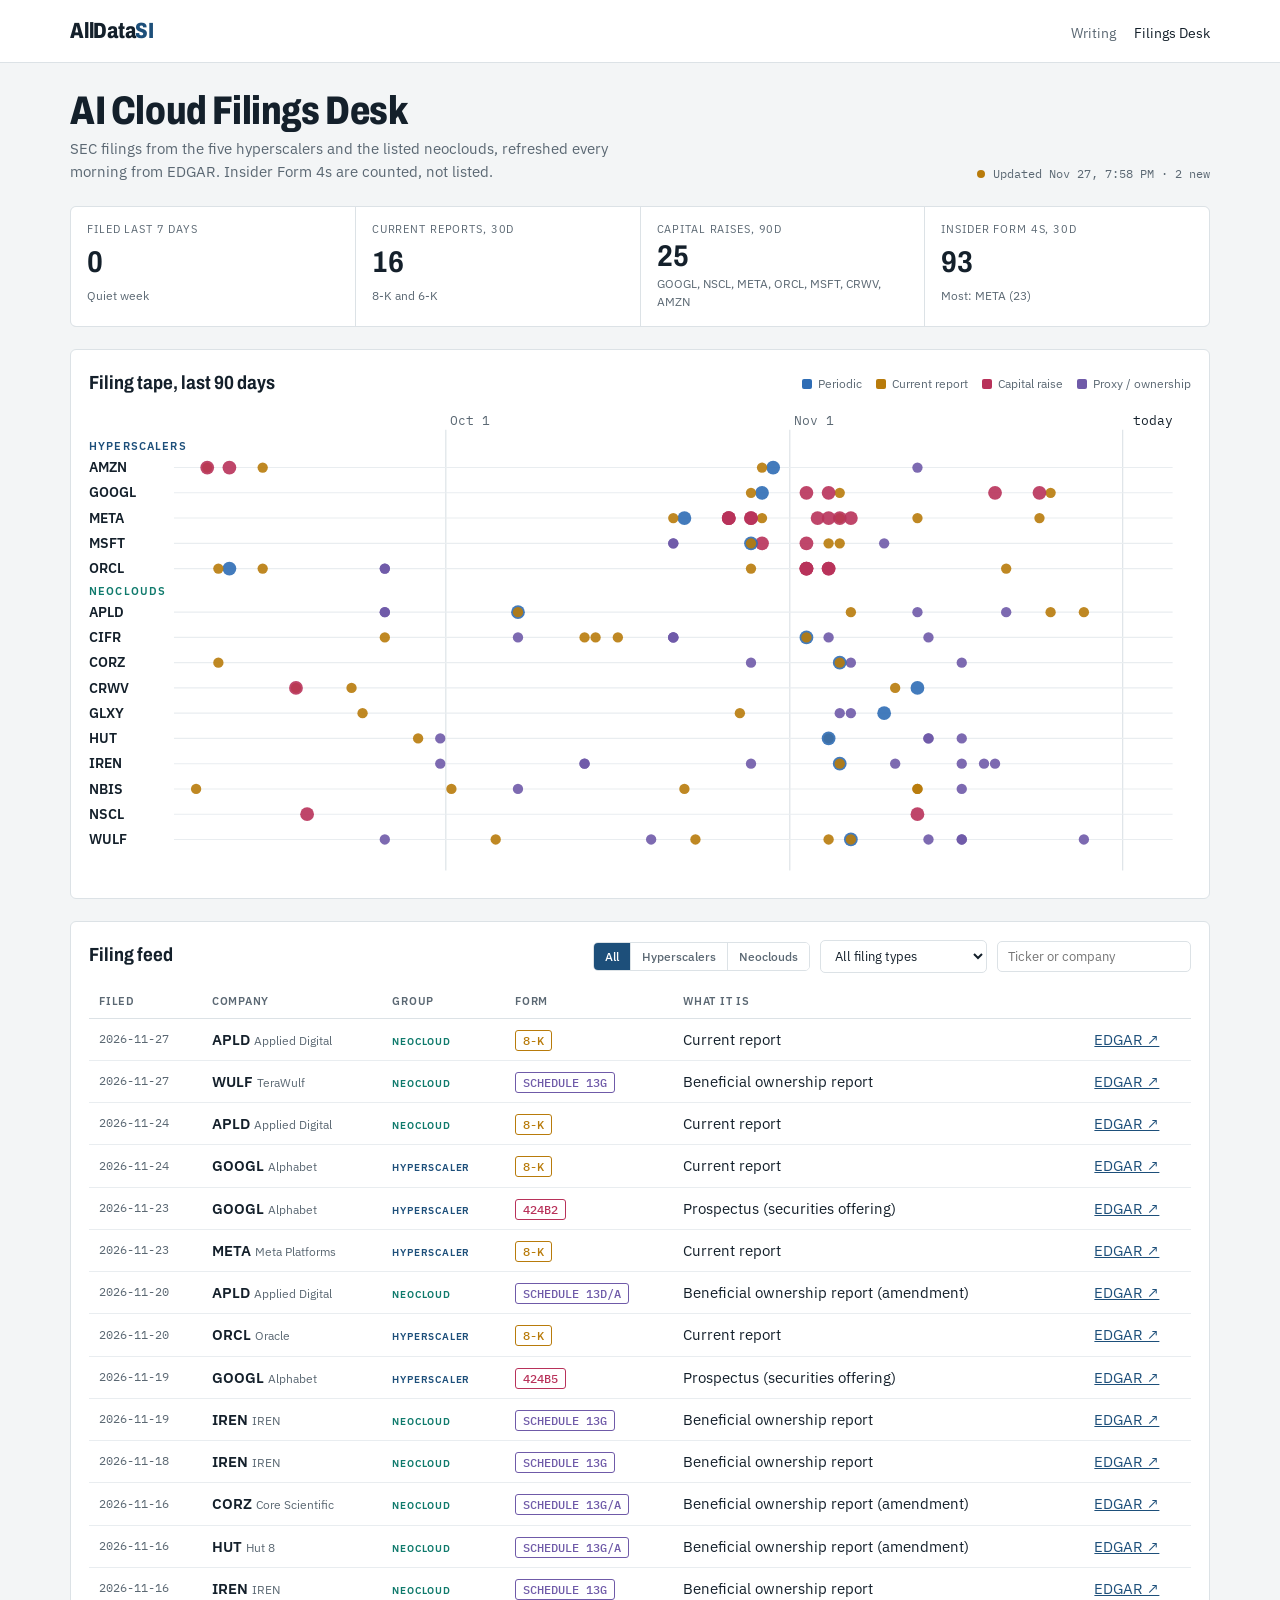
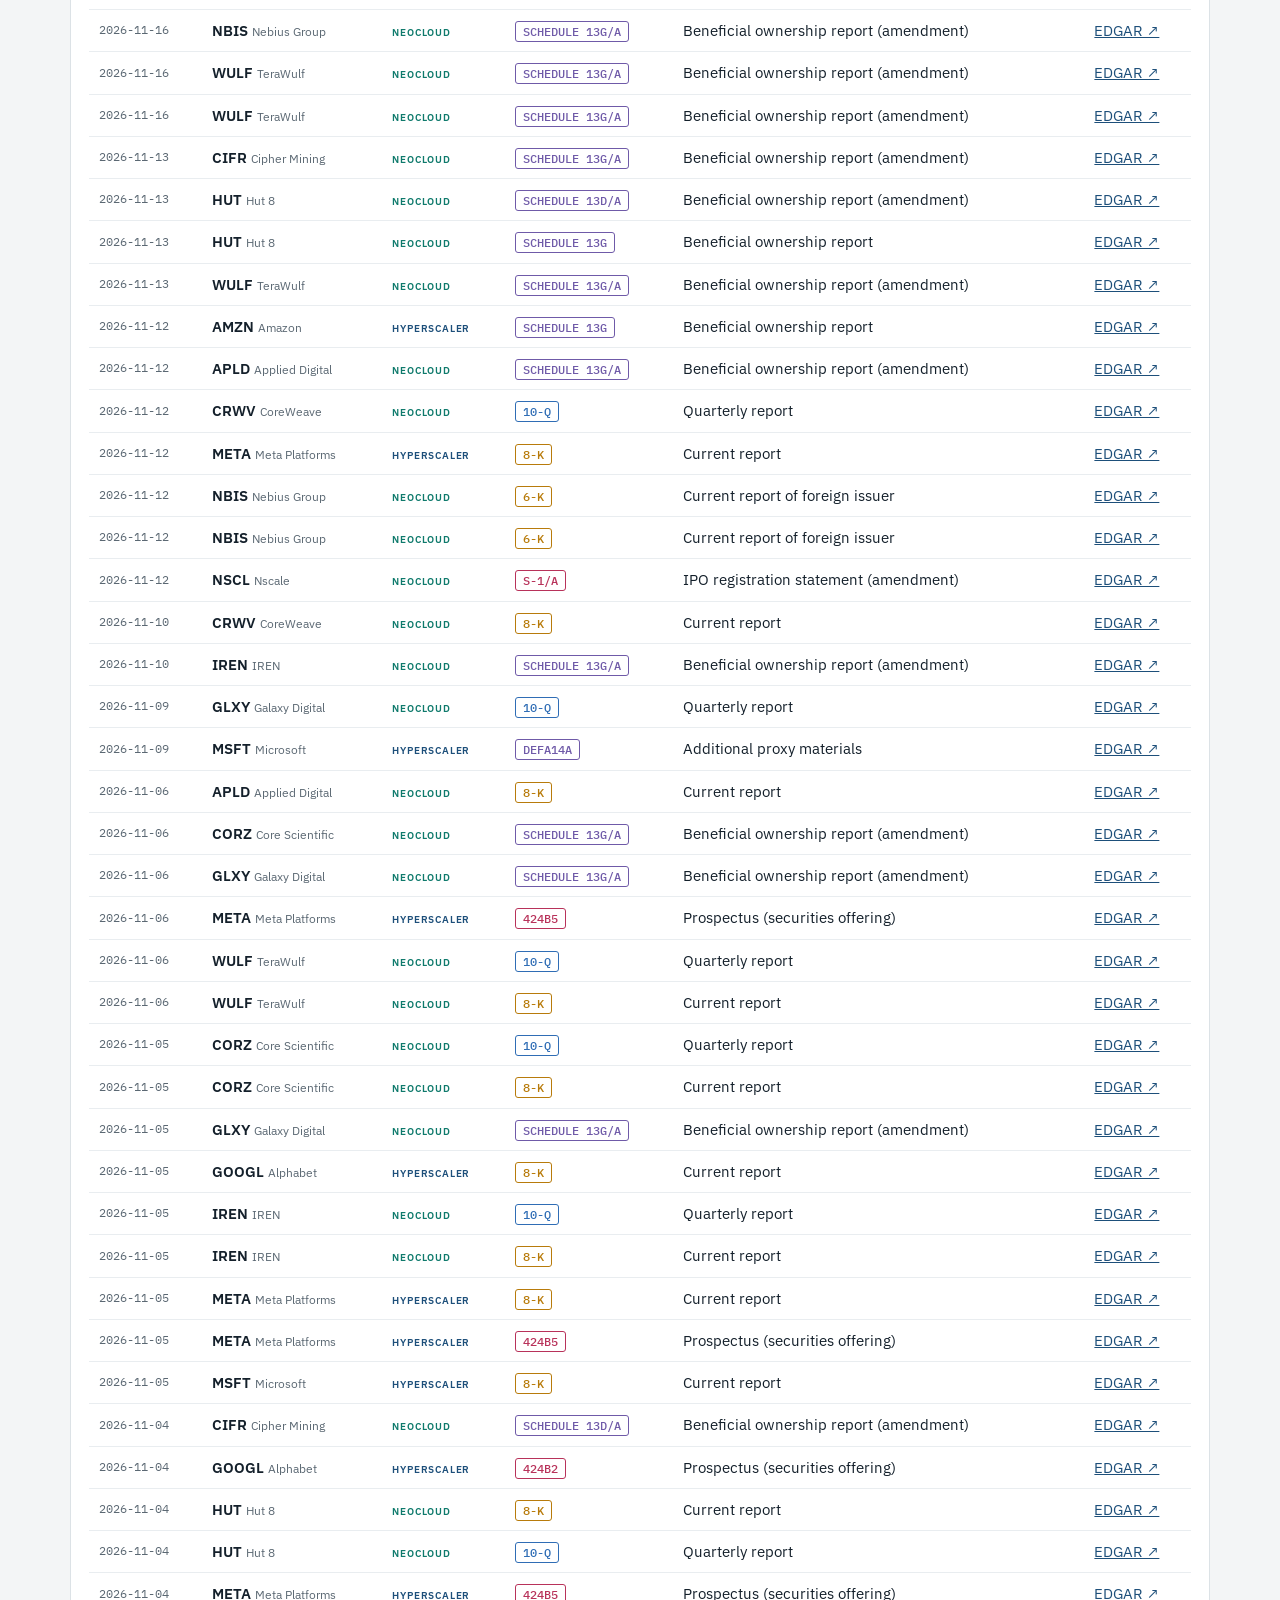
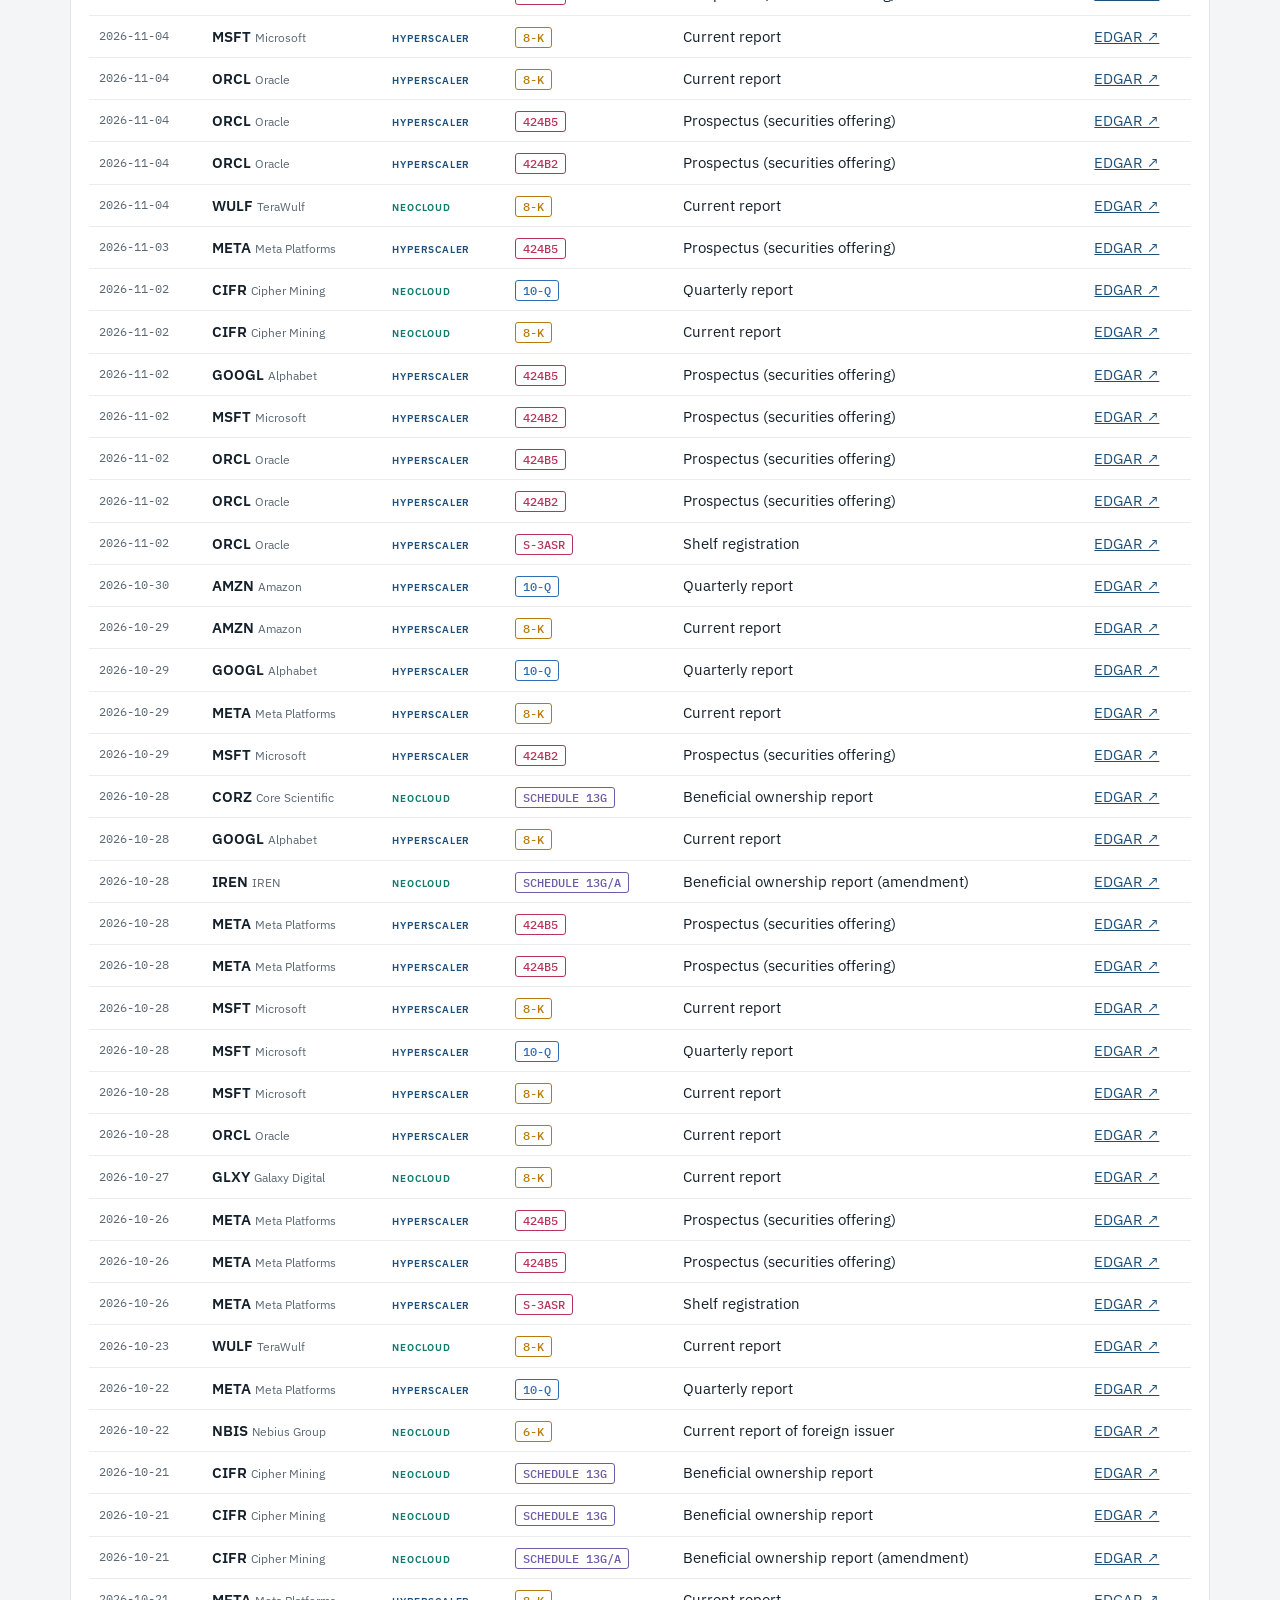
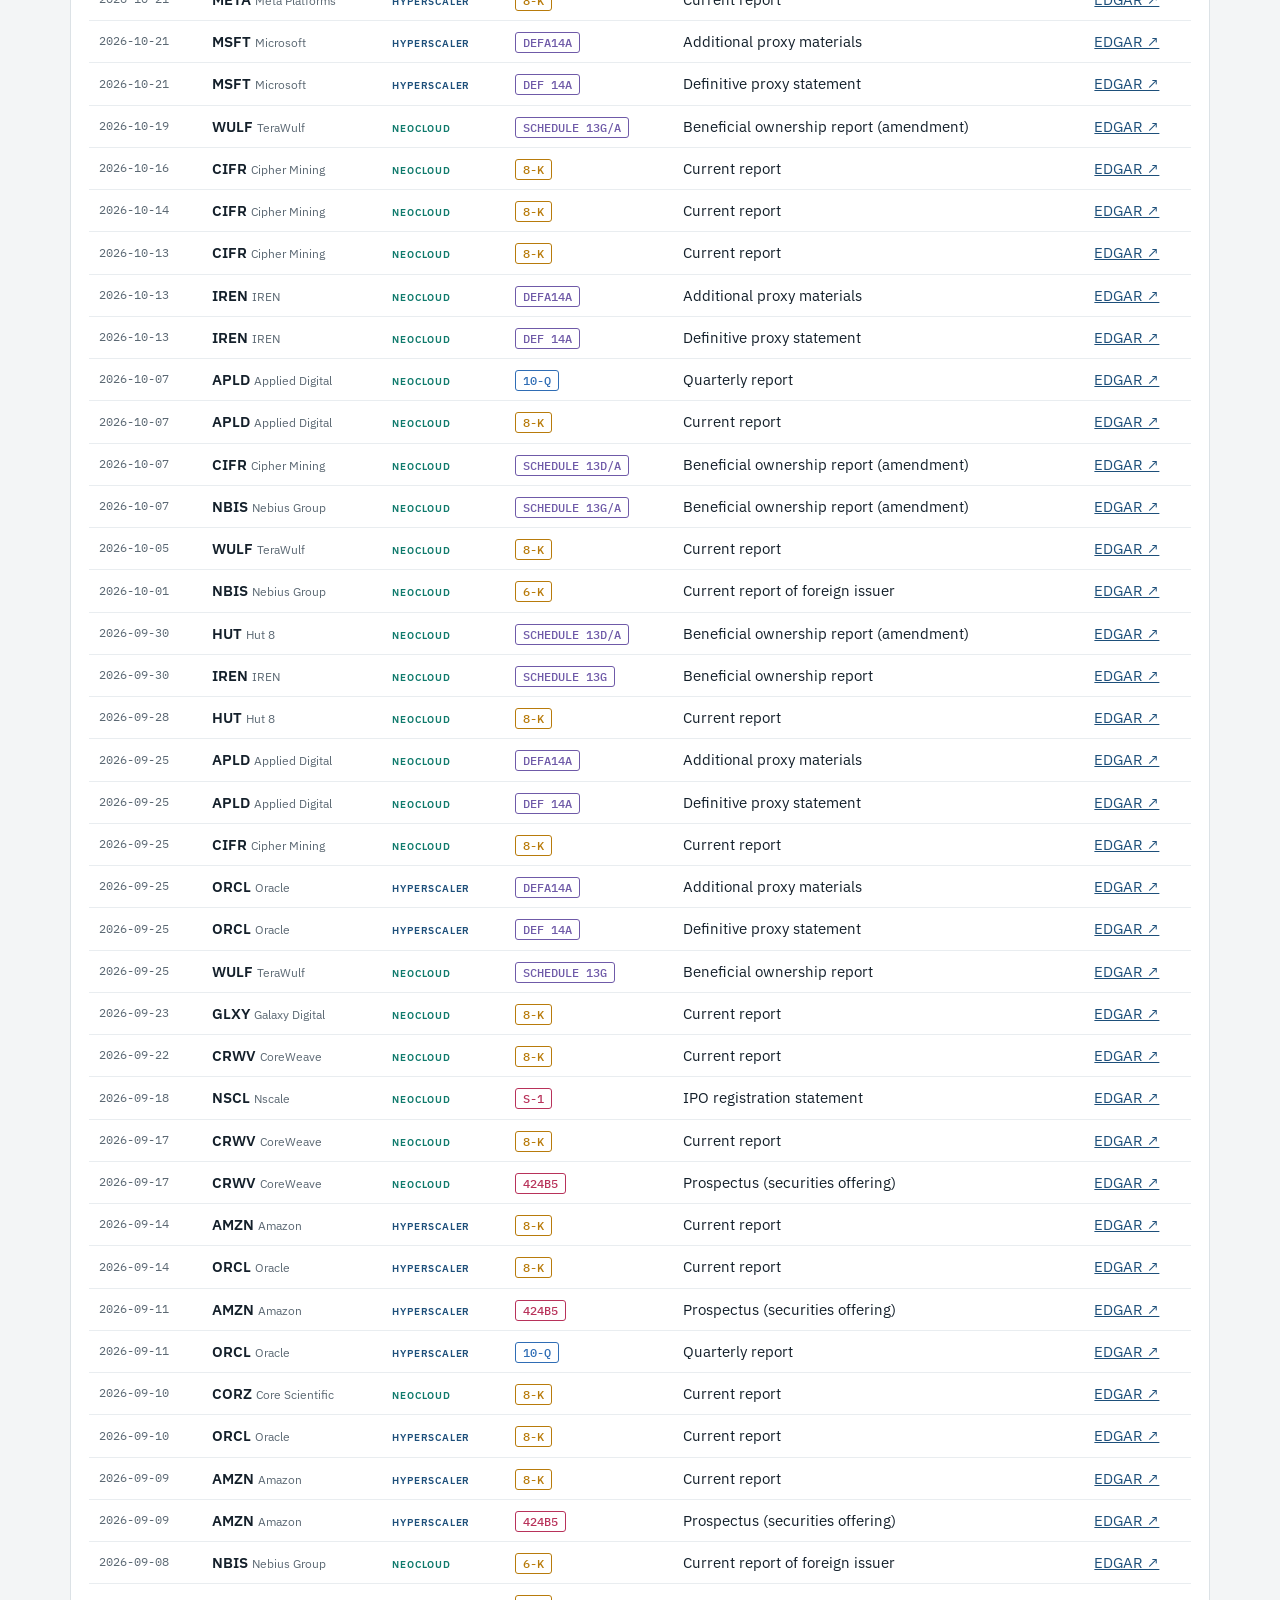
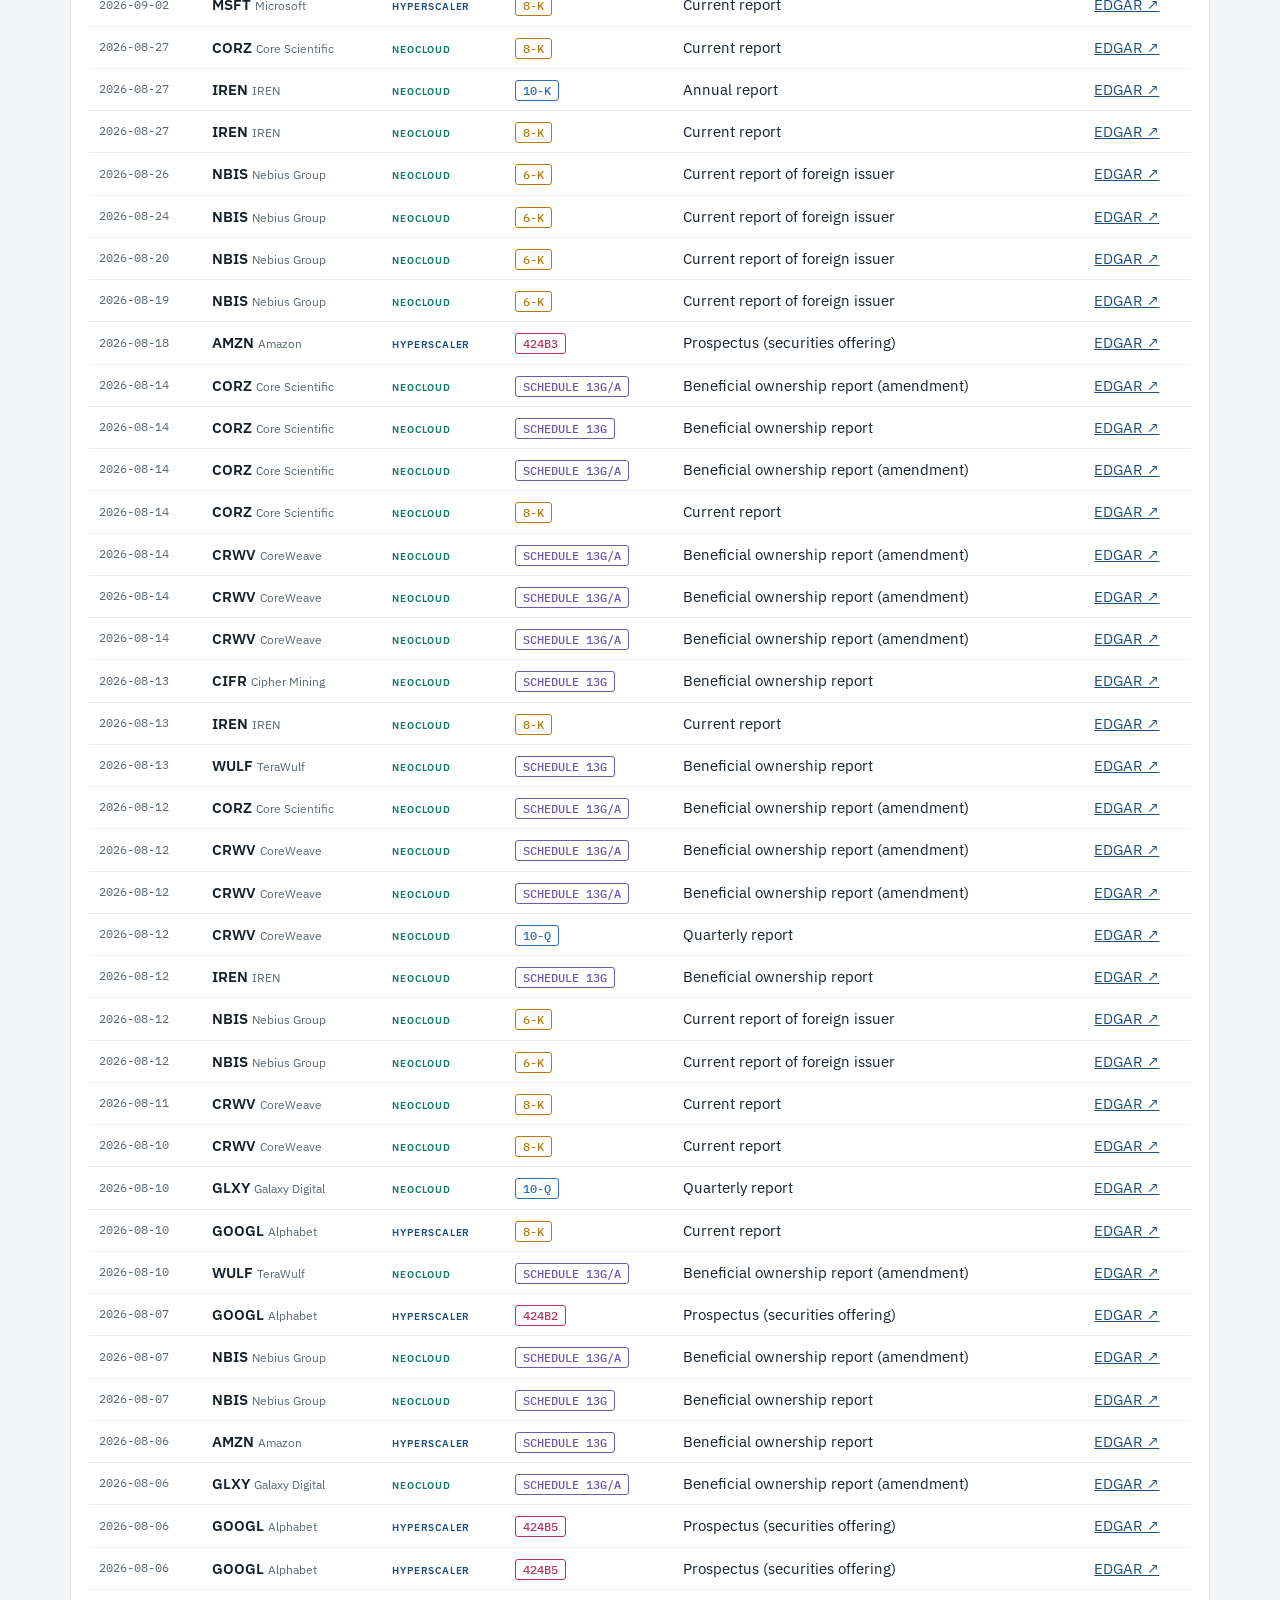
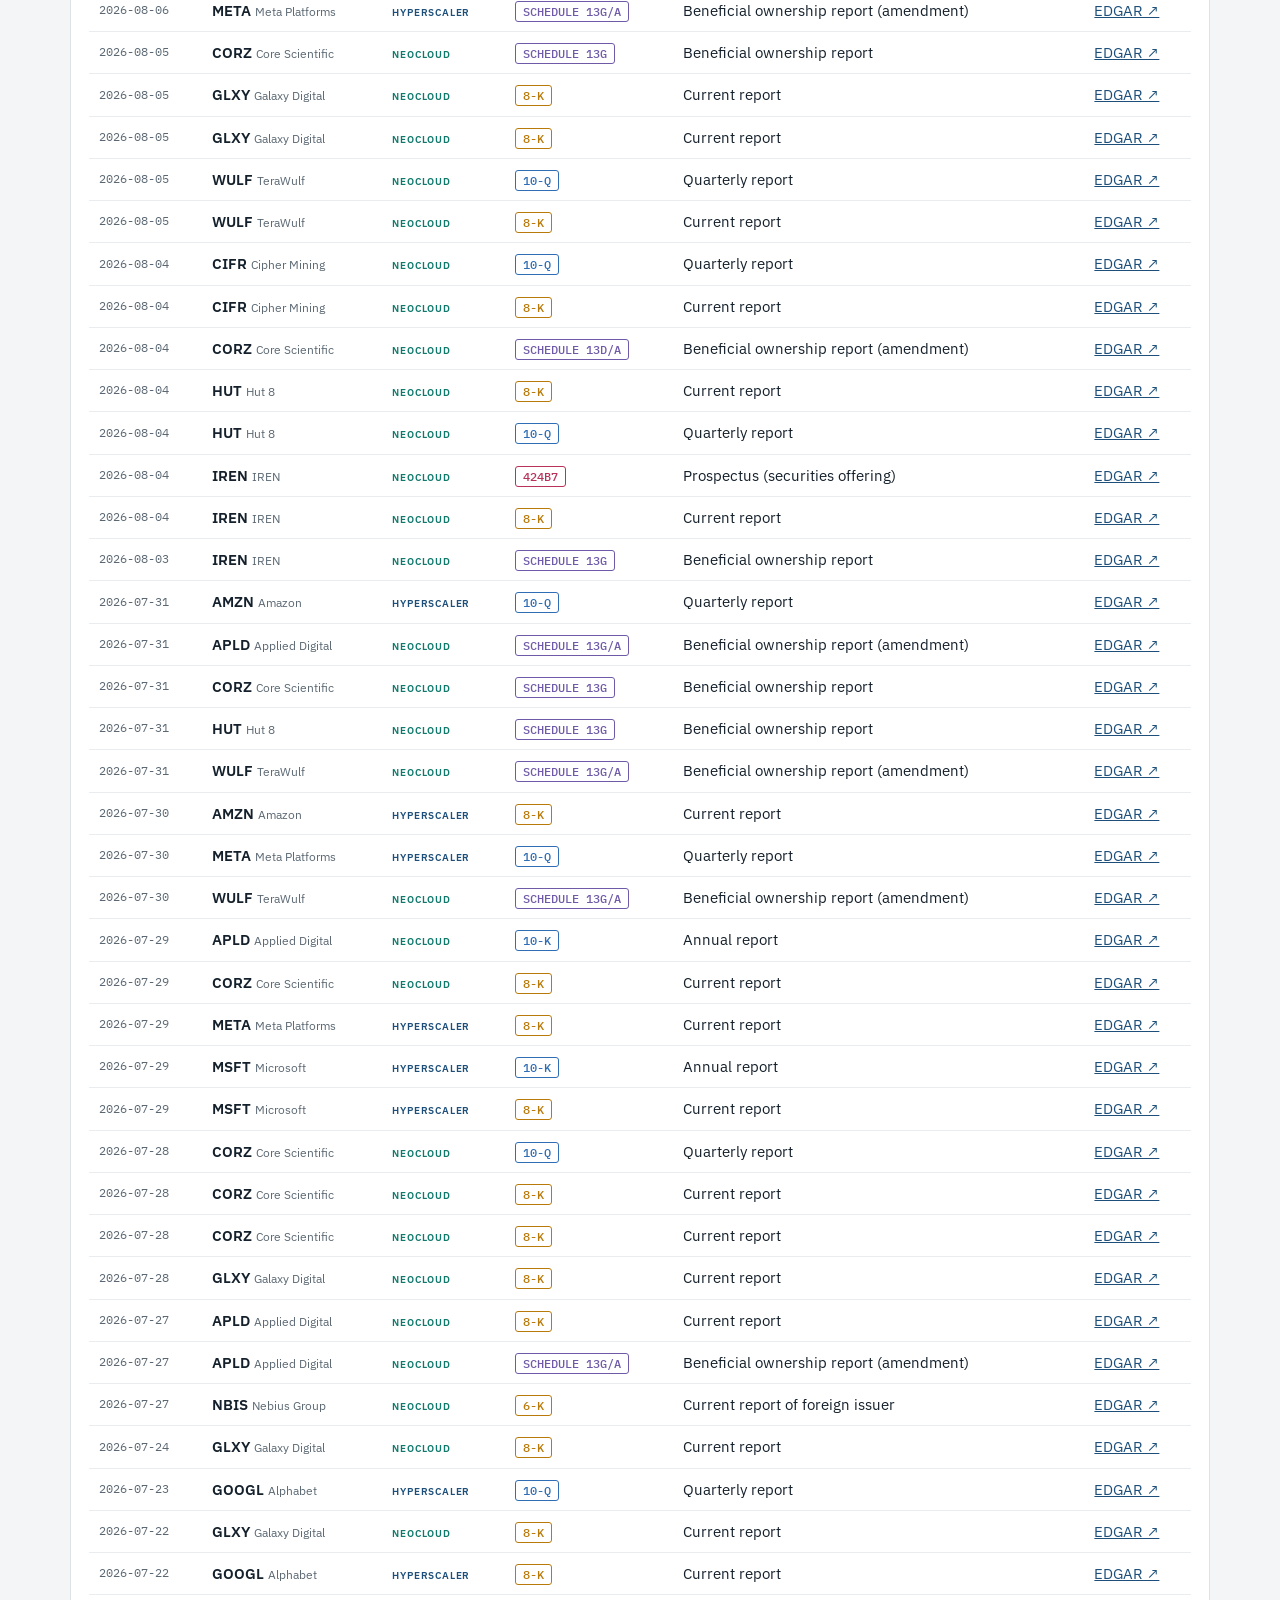
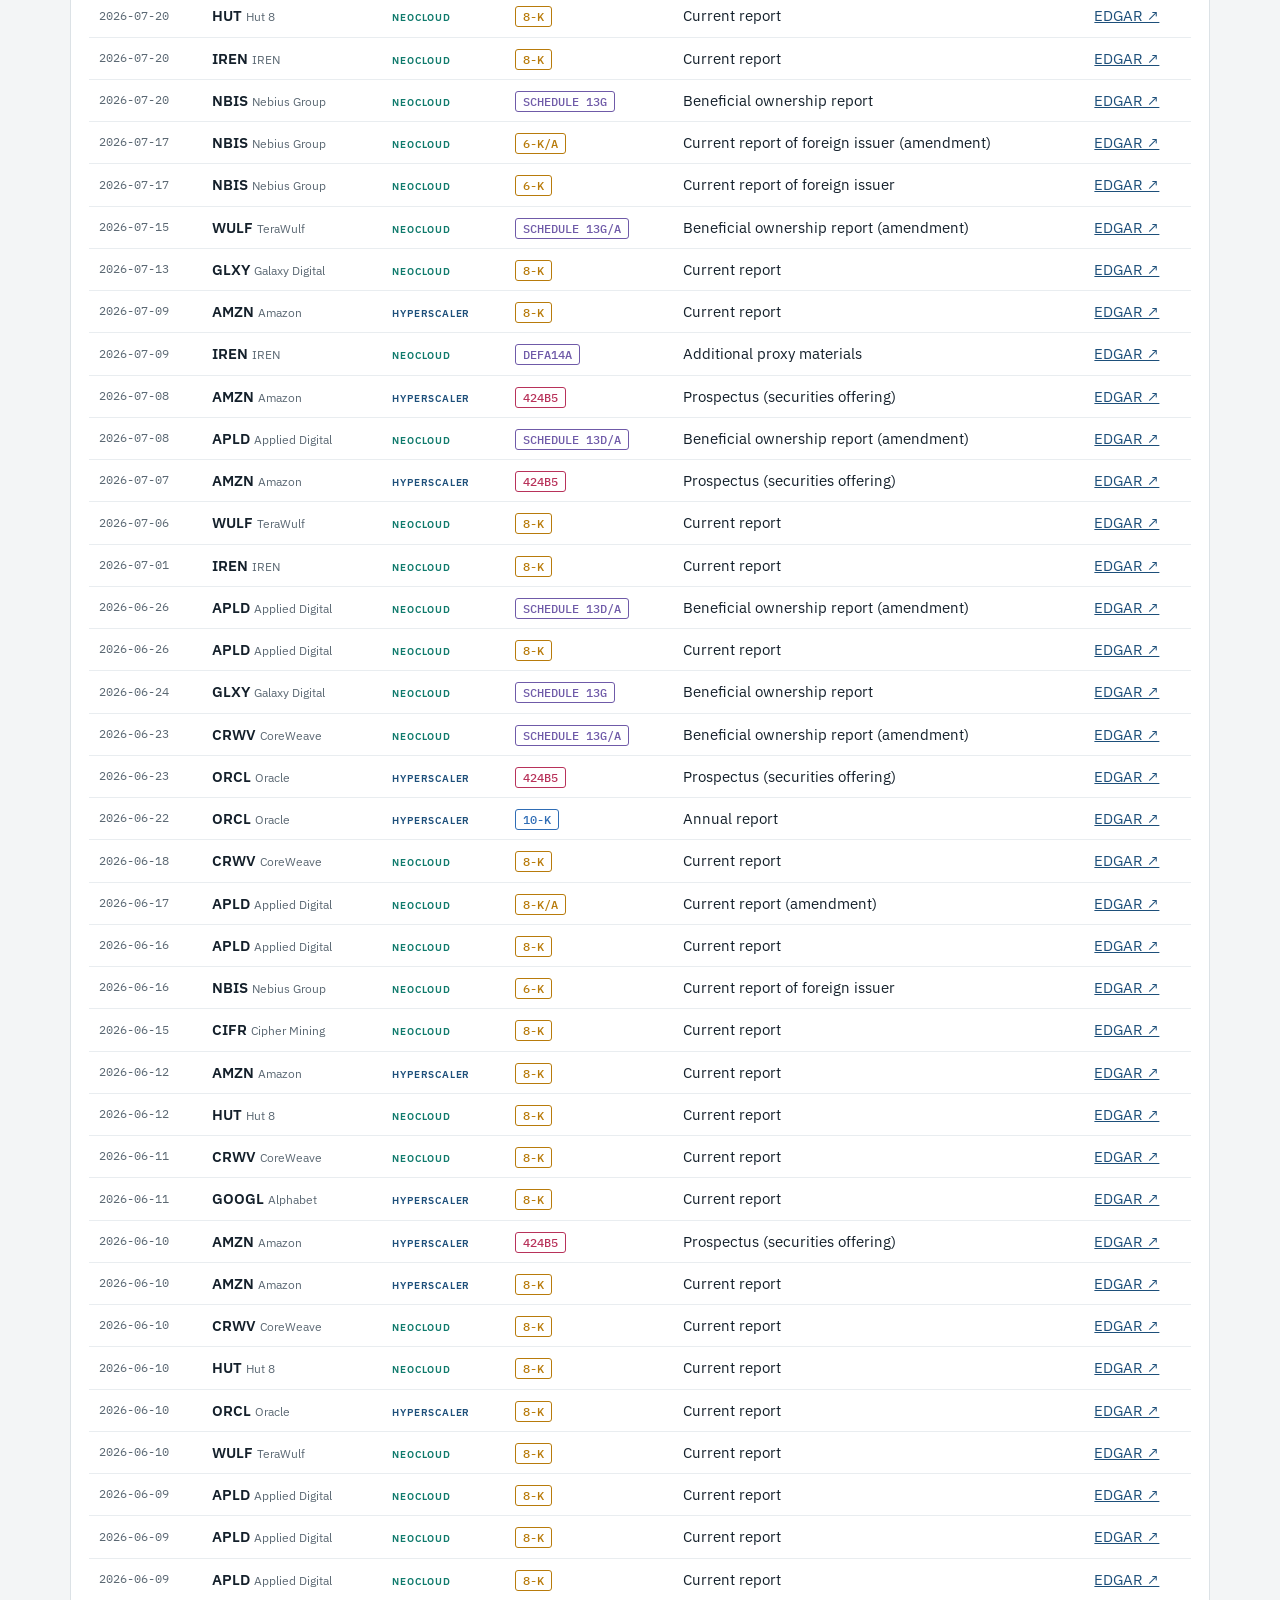
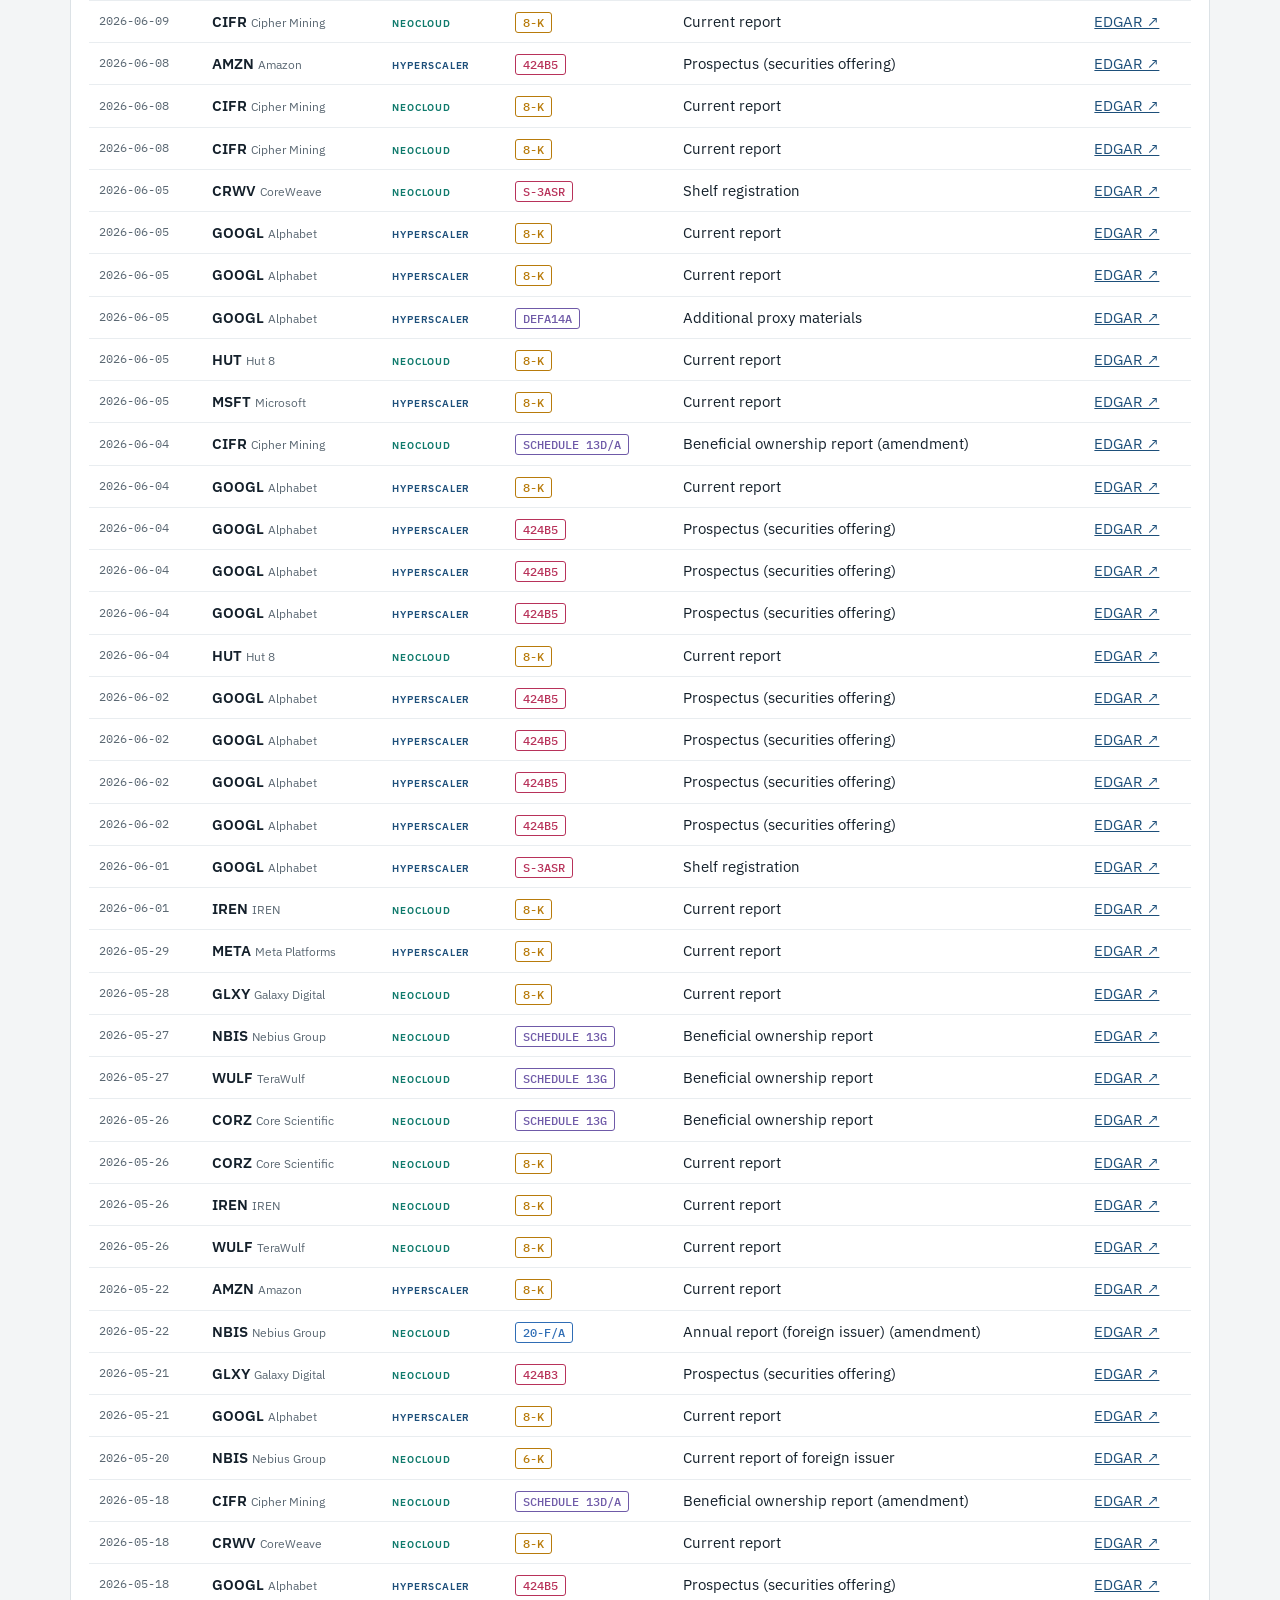
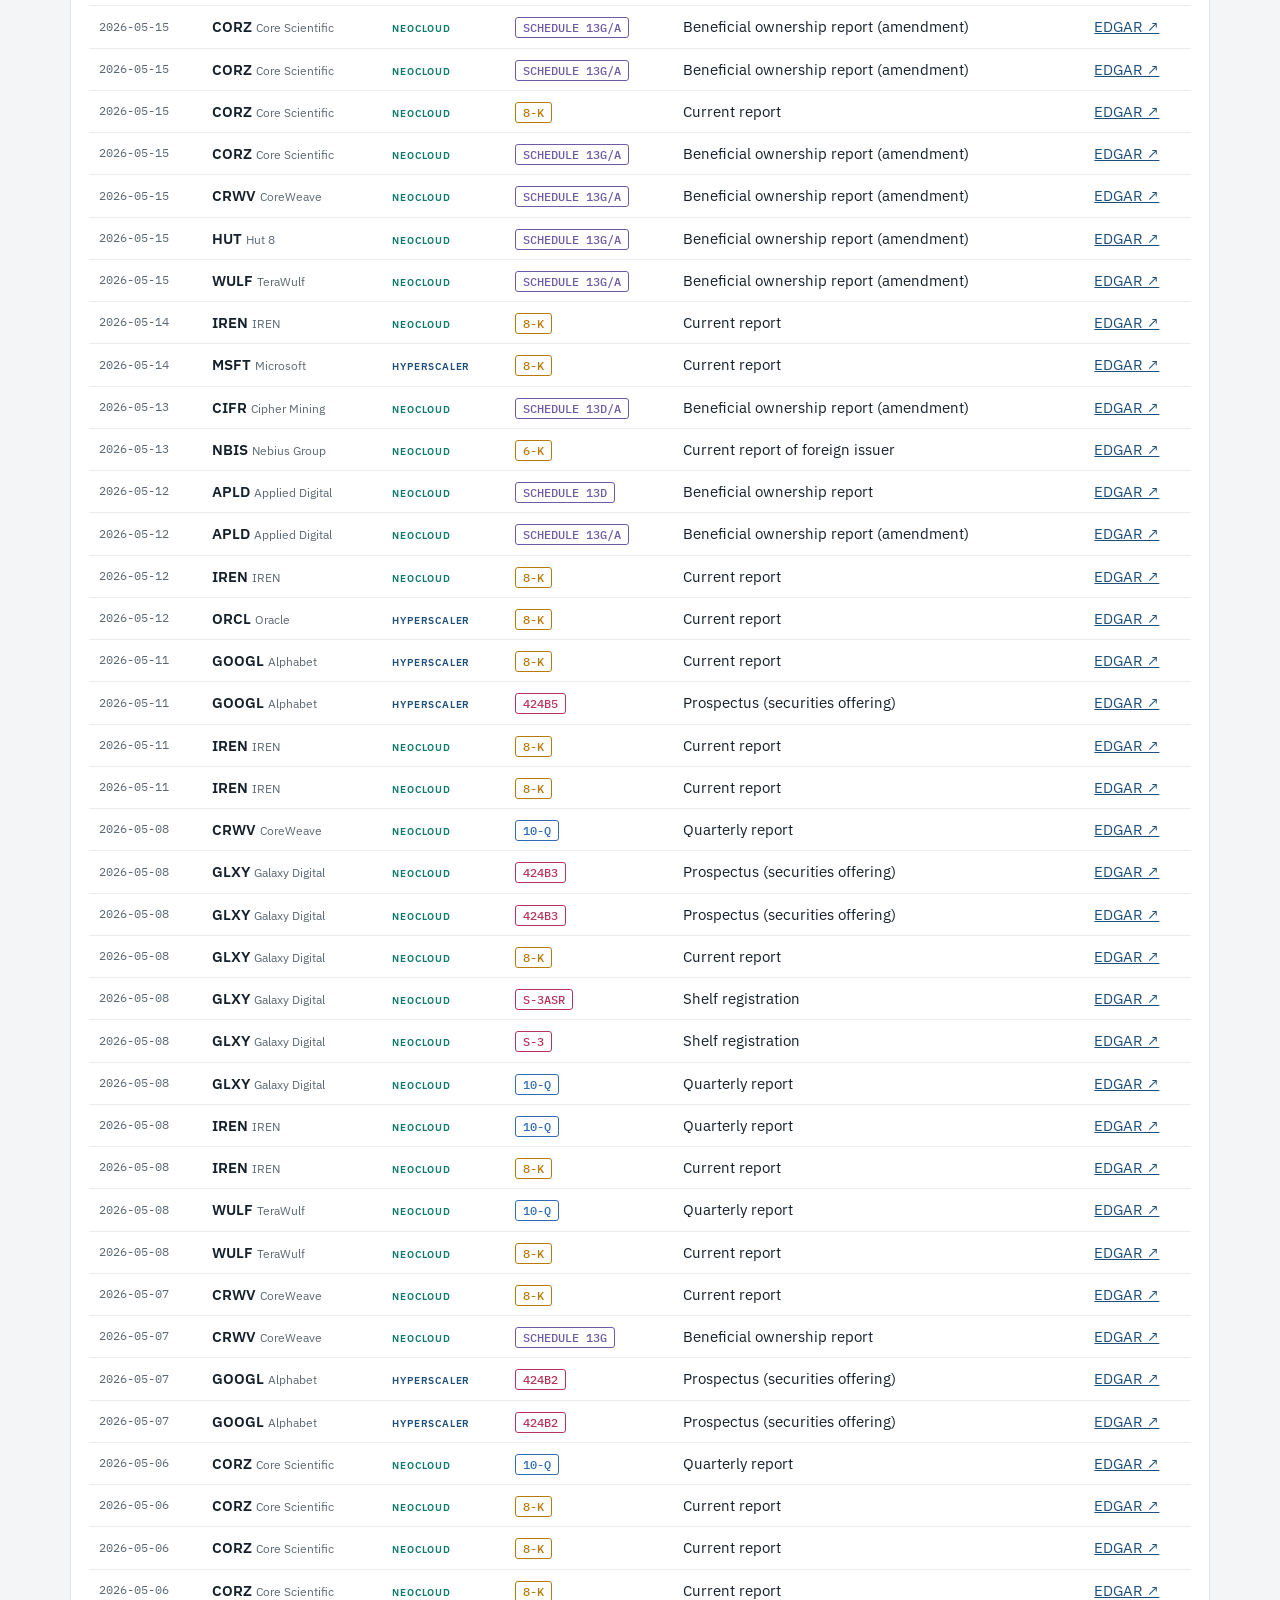
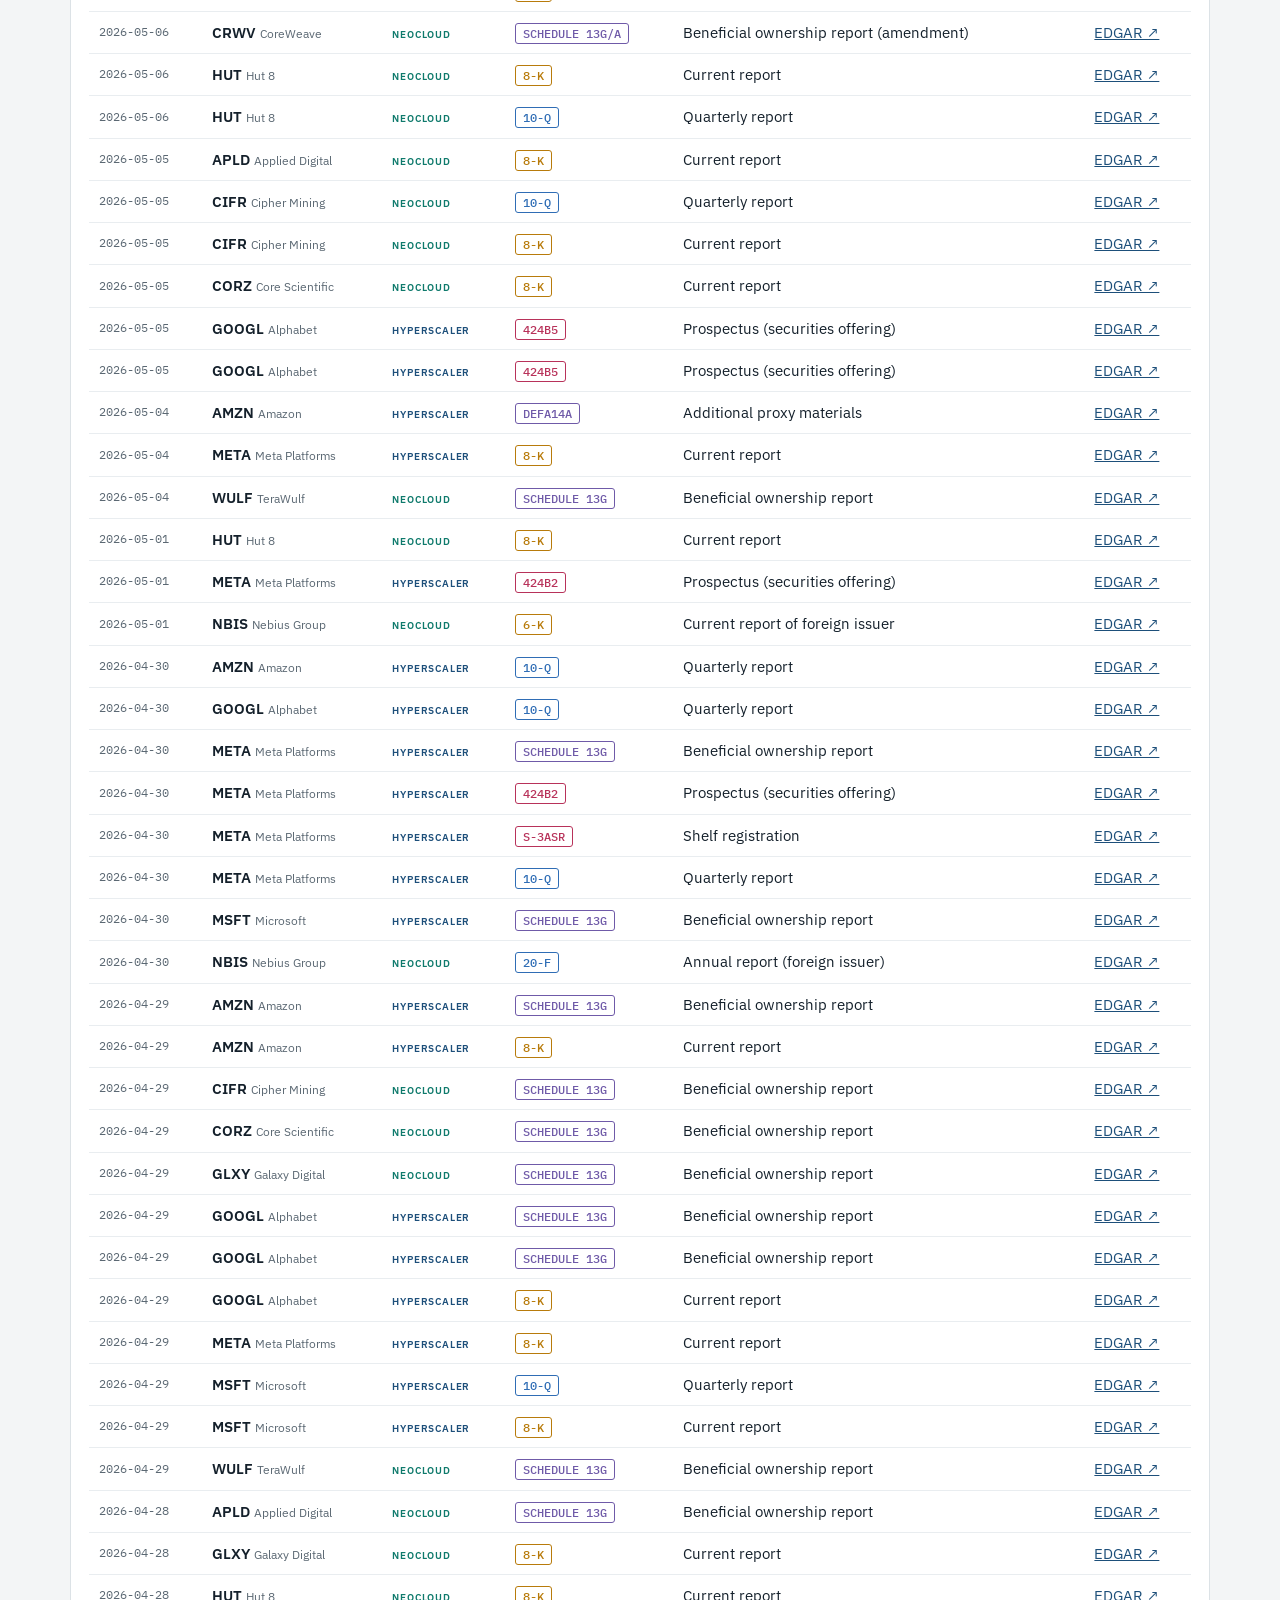
<file: filings/index.html>
<!doctype html>
<html lang="en">
<head>
<meta charset="utf-8">
<meta name="viewport" content="width=device-width, initial-scale=1">
<title>AI Cloud Filings Desk · AllDataSI</title>
<meta name="description" content="Daily SEC filing tracker for the hyperscalers (Microsoft, Amazon, Alphabet, Meta, Oracle) and the listed neoclouds (CoreWeave, Nebius, IREN and peers).">
<link rel="preconnect" href="https://fonts.googleapis.com">
<link rel="preconnect" href="https://fonts.gstatic.com" crossorigin>
<link rel="stylesheet" href="https://fonts.googleapis.com/css2?family=Archivo:wdth,wght@75..100,500..800&family=IBM+Plex+Sans:wght@400;500;600&family=IBM+Plex+Mono:wght@400;500&display=swap">
<link rel="stylesheet" href="../assets/site.css">
<style>
.wrap{max-width:1180px;margin:0 auto;padding-inline:20px;padding-block:28px 48px;display:grid;gap:22px}
header.page{display:flex;flex-wrap:wrap;align-items:flex-end;justify-content:space-between;gap:12px 24px}
h1{font-family:var(--display);font-stretch:80%;font-weight:800;font-size:clamp(28px,4.4vw,40px);line-height:1;margin:0;letter-spacing:-.01em}
.sub{color:var(--muted);margin:6px 0 0;max-width:62ch}
.status{font-family:var(--mono);font-size:12px;color:var(--muted);display:flex;align-items:center;gap:8px}
.dot{width:8px;height:8px;border-radius:50%;background:var(--neo);flex:none}
.dot.stale{background:var(--c-current)}
.kpis{display:grid;grid-template-columns:repeat(4,minmax(0,1fr));gap:1px;background:var(--line);border:1px solid var(--line);border-radius:6px;overflow:hidden}
.kpi{background:var(--panel);padding:14px 16px;display:grid;gap:2px}
.kpi .lab{font-size:11px;text-transform:uppercase;letter-spacing:.08em;color:var(--muted)}
.kpi .val{font-family:var(--display);font-stretch:85%;font-weight:700;font-size:30px;line-height:1.1;font-variant-numeric:tabular-nums}
.kpi .hint{font-size:12px;color:var(--muted)}
@media (max-width:720px){.kpis{grid-template-columns:repeat(2,minmax(0,1fr))}}
section.panel{background:var(--panel);border:1px solid var(--line);border-radius:6px;padding:18px 18px 16px;display:grid;gap:12px;min-width:0}
.ph{display:flex;flex-wrap:wrap;justify-content:space-between;align-items:baseline;gap:8px 20px}
h2{font-family:var(--display);font-stretch:85%;font-weight:700;font-size:19px;margin:0}
.legend{display:flex;flex-wrap:wrap;gap:6px 14px;font-size:12px;color:var(--muted)}
.legend span{display:inline-flex;align-items:center;gap:6px}
.sw{width:10px;height:10px;border-radius:2px;display:inline-block}
.scroll{overflow-x:auto}
svg text{font-family:var(--mono);font-size:11px;fill:var(--muted)}
svg .tk{font-family:var(--body);font-weight:600;font-size:12px;fill:var(--ink)}
svg .grp{font-family:var(--body);font-size:10px;letter-spacing:.1em;text-transform:uppercase;font-weight:600}
svg .mark{cursor:pointer}
svg .mark:hover,svg .mark:focus{stroke:var(--ink);stroke-width:2;outline:none}
.tip{position:fixed;pointer-events:none;background:var(--ink);color:var(--bg);font:12px/1.4 var(--mono);padding:6px 8px;border-radius:4px;z-index:5;max-width:260px;white-space:pre-line}
.controls{display:flex;flex-wrap:wrap;gap:8px 10px;align-items:center}
.seg{display:inline-flex;border:1px solid var(--line);border-radius:5px;overflow:hidden}
.seg button{font:500 12px var(--body);color:var(--muted);background:var(--panel);border:0;padding:6px 11px;cursor:pointer;border-right:1px solid var(--line)}
.seg button:last-child{border-right:0}
.seg button[aria-pressed="true"]{background:var(--accent);color:var(--panel)}
input[type=search],select{font:13px var(--body);color:var(--ink);background:var(--panel);border:1px solid var(--line);border-radius:5px;padding:6px 10px}
input[type=search]{min-width:0;flex:1 1 160px;max-width:260px}
table{width:100%;border-collapse:collapse;font-variant-numeric:tabular-nums}
th{font-size:11px;text-transform:uppercase;letter-spacing:.07em;color:var(--muted);text-align:left;font-weight:600;padding:8px 10px;border-bottom:1px solid var(--line);white-space:nowrap}
td{padding:9px 10px;border-bottom:1px solid var(--soft);vertical-align:middle}
tr:hover td{background:var(--soft)}
td.date{font-family:var(--mono);font-size:12px;white-space:nowrap;color:var(--muted)}
.tick{font-weight:600}
.co{color:var(--muted);font-size:12px}
.form{font-family:var(--mono);font-size:12px;font-weight:500;padding:2px 7px;border-radius:3px;white-space:nowrap;border:1px solid currentColor}
.grp-pill{font-size:10px;letter-spacing:.08em;text-transform:uppercase;font-weight:600}
.new{font-family:var(--mono);font-size:10px;color:var(--neo);border:1px solid var(--neo);border-radius:3px;padding:0 4px;margin-left:6px}
td a{white-space:nowrap}
.cards{display:grid;grid-template-columns:repeat(auto-fill,minmax(210px,1fr));gap:10px}
.card{border:1px solid var(--line);border-radius:5px;padding:10px 12px;display:grid;gap:4px;background:var(--panel)}
.card .top{display:flex;justify-content:space-between;align-items:baseline;gap:8px}
.card .t{font-family:var(--display);font-stretch:85%;font-weight:700;font-size:17px}
.card .meta{font-size:12px;color:var(--muted)}
.card .row{display:flex;justify-content:space-between;gap:8px;font-size:12px;font-family:var(--mono);color:var(--muted)}
.card .row b{color:var(--ink);font-weight:500}
.empty{color:var(--muted);padding:18px 4px}
</style>
</head>
<body>
<header class="site-head"><div class="in">
  <a class="brand" href="../">AllData<span>SI</span></a>
  <nav class="site-nav"><a href="../">Writing</a><a href="./" aria-current="page">Filings Desk</a></nav>
</div></header>

<main class="wrap">
  <header class="page">
    <div>
      <h1>AI Cloud Filings Desk</h1>
      <p class="sub">SEC filings from the five hyperscalers and the listed neoclouds, refreshed every morning from EDGAR. Insider Form 4s are counted, not listed.</p>
    </div>
    <div class="status"><span class="dot" id="statusDot"></span><span id="statusText">Loading filings…</span></div>
  </header>

  <div class="kpis">
    <div class="kpi"><span class="lab">Filed last 7 days</span><span class="val" id="k7">–</span><span class="hint" id="k7h">&nbsp;</span></div>
    <div class="kpi"><span class="lab">Current reports, 30d</span><span class="val" id="k8k">–</span><span class="hint">8-K and 6-K</span></div>
    <div class="kpi"><span class="lab">Capital raises, 90d</span><span class="val" id="kcap">–</span><span class="hint" id="kcaph">424B / S-1 / S-3</span></div>
    <div class="kpi"><span class="lab">Insider Form 4s, 30d</span><span class="val" id="kins">–</span><span class="hint" id="kinsh">&nbsp;</span></div>
  </div>

  <section class="panel" aria-labelledby="tapeH">
    <div class="ph"><h2 id="tapeH">Filing tape, last 90 days</h2><div class="legend" id="legend"></div></div>
    <div class="scroll"><svg id="tape" role="img" aria-label="Dot timeline of filings by company"></svg></div>
  </section>

  <section class="panel" aria-labelledby="feedH">
    <div class="ph">
      <h2 id="feedH">Filing feed</h2>
      <div class="controls">
        <div class="seg" role="group" aria-label="Company group">
          <button id="g-all" data-g="all" aria-pressed="true">All</button>
          <button id="g-hyper" data-g="hyperscaler" aria-pressed="false">Hyperscalers</button>
          <button id="g-neo" data-g="neocloud" aria-pressed="false">Neoclouds</button>
        </div>
        <select id="catSel" aria-label="Filing type">
          <option value="all">All filing types</option>
          <option value="periodic">Periodic (10-K, 10-Q)</option>
          <option value="current">Current (8-K, 6-K)</option>
          <option value="capital">Capital raise</option>
          <option value="gov">Proxy &amp; ownership</option>
        </select>
        <input type="search" id="q" placeholder="Ticker or company" aria-label="Filter by ticker or company">
      </div>
    </div>
    <div class="scroll">
      <table>
        <thead><tr><th>Filed</th><th>Company</th><th>Group</th><th>Form</th><th>What it is</th><th></th></tr></thead>
        <tbody id="rows"><tr><td colspan="6" class="empty">Loading…</td></tr></tbody>
      </table>
    </div>
  </section>

  <section class="panel" aria-labelledby="coH">
    <div class="ph"><h2 id="coH">Coverage</h2><span class="co" id="coCount"></span></div>
    <div class="cards" id="cards"></div>
  </section>
</main>

<footer class="site-foot">
  <p>Source: SEC EDGAR, updated daily. Filings older than a year drop off. Nscale (NSCL) is tracked from its S-1 until it lists.</p>
  <p>For information only. Nothing here is investment advice.</p>
</footer>
<div class="tip" id="tip" hidden></div>

<script>
const CAT = f => /^(10-K|10-Q|20-F|40-F)/.test(f) ? "periodic" : /^(8-K|6-K)/.test(f) ? "current" :
  /^(424B|S-1|S-3|F-1|F-3)/.test(f) ? "capital" : /^(DEF|DEFA|SC 13|SCHEDULE 13)/.test(f) ? "gov" : "other";
const CATLAB = {periodic:"Periodic",current:"Current report",capital:"Capital raise",gov:"Proxy / ownership",other:"Other"};
const state = {companies:{}, filings:[], meta:null, group:"all", cat:"all", q:""};
const $ = id => document.getElementById(id);
const esc = s => String(s ?? "").replace(/[&<>"]/g, c => ({"&":"&amp;","<":"&lt;",">":"&gt;",'"':"&quot;"}[c]));
const day = s => new Date(s + "T12:00:00");
const today = () => { const d = new Date(); d.setHours(12,0,0,0); return d; };
const daysAgo = s => Math.round((today() - day(s)) / 864e5);
const fmt = s => day(s).toLocaleDateString("en-US",{month:"short",day:"numeric"});
const grpColor = g => g === "hyperscaler" ? "hyper" : "neo";
const grpName = g => g === "hyperscaler" ? "Hyperscaler" : "Neocloud";

$("legend").innerHTML = ["periodic","current","capital","gov"].map(c =>
  `<span><i class="sw" style="background:var(--c-${c})"></i>${CATLAB[c]}</span>`).join("");

function render(){
  const F = state.filings, C = state.companies;
  const in7 = F.filter(f => daysAgo(f.date) <= 7);
  $("k7").textContent = in7.length;
  const t7 = [...new Set(in7.map(f => f.ticker))];
  $("k7h").textContent = t7.length ? t7.slice(0,5).join(", ") + (t7.length > 5 ? " …" : "") : "Quiet week";
  $("k8k").textContent = F.filter(f => daysAgo(f.date) <= 30 && CAT(f.form) === "current").length;
  const cap = F.filter(f => daysAgo(f.date) <= 90 && CAT(f.form) === "capital");
  $("kcap").textContent = cap.length;
  const capT = [...new Set(cap.map(f => f.ticker))];
  $("kcaph").textContent = capT.length ? capT.join(", ") : "424B / S-1 / S-3";
  const ins = Object.values(C).filter(c => typeof c.insider30d === "number");
  $("kins").textContent = ins.reduce((a,c) => a + c.insider30d, 0);
  const top = [...ins].sort((a,b) => b.insider30d - a.insider30d)[0];
  $("kinsh").textContent = top ? `Most: ${top.ticker} (${top.insider30d})` : "";
  if (state.meta && state.meta.generated){
    const lr = new Date(state.meta.generated);
    const hrs = (Date.now() - lr) / 36e5;
    $("statusDot").className = "dot" + (hrs > 36 ? " stale" : "");
    $("statusText").textContent = "Updated " + lr.toLocaleString("en-US",{month:"short",day:"numeric",hour:"numeric",minute:"2-digit"}) +
      (state.meta.newCount ? ` · ${state.meta.newCount} new` : "");
  }
  drawTape(); drawRows(); drawCards();
}

function orderedCompanies(){
  const all = Object.values(state.companies);
  const byG = g => all.filter(c => c.group === g).sort((a,b) => a.ticker.localeCompare(b.ticker));
  return [["hyperscaler", byG("hyperscaler")], ["neocloud", byG("neocloud")]];
}

function drawTape(){
  const svg = $("tape"), groups = orderedCompanies();
  const W = 960, L = 74, R = 16, T = 24, rowH = 22, gapG = 22;
  const nRows = groups.reduce((a,[,cs]) => a + cs.length, 0);
  const H = T + nRows * rowH + gapG * groups.length + 8;
  svg.setAttribute("viewBox", `0 0 ${W} ${H}`);
  svg.style.width = "100%"; svg.style.minWidth = "680px";
  const end = today(), start = new Date(end - 90 * 864e5);
  const x = d => L + (d - start) / (end - start) * (W - L - R);
  let out = "";
  for (let m = new Date(start.getFullYear(), start.getMonth() + 1, 1); m <= end; m.setMonth(m.getMonth() + 1)){
    const xx = x(m);
    out += `<line x1="${xx}" x2="${xx}" y1="${T - 6}" y2="${H - 4}" stroke="var(--line)" />`;
    if (xx < W - R - 70) out += `<text x="${xx + 4}" y="${T - 10}">${m.toLocaleDateString("en-US",{month:"short"})} 1</text>`;
  }
  out += `<text x="${W - R}" y="${T - 10}" text-anchor="end" style="fill:var(--ink)">today</text>`;
  let y = T;
  const byT = {};
  state.filings.forEach(f => (byT[f.ticker] ||= []).push(f));
  for (const [g, cs] of groups){
    y += gapG - 6;
    out += `<text class="grp" x="0" y="${y - 4}" style="fill:var(--${grpColor(g)})">${g === "hyperscaler" ? "Hyperscalers" : "Neoclouds"}</text>`;
    for (const c of cs){
      const cy = y + rowH / 2;
      out += `<line x1="${L}" x2="${W - R}" y1="${cy}" y2="${cy}" stroke="var(--soft)" />`;
      out += `<text class="tk" x="0" y="${cy + 4}">${esc(c.ticker)}</text>`;
      (byT[c.ticker] || []).filter(f => day(f.date) >= start).forEach(f => {
        const k = CAT(f.form);
        out += `<circle class="mark" tabindex="0" cx="${x(day(f.date)).toFixed(1)}" cy="${cy}" r="${k === "capital" || k === "periodic" ? 6 : 4.5}" fill="var(--c-${k})" fill-opacity=".9" data-tip="${esc(c.ticker)} · ${esc(f.form)} · ${fmt(f.date)}|${esc(f.desc)}" data-url="${esc(f.url)}"></circle>`;
      });
      y += rowH;
    }
  }
  svg.innerHTML = out;
}

function drawRows(){
  const C = state.companies, q = state.q.trim().toLowerCase();
  const rows = state.filings.filter(f => {
    const c = C[f.ticker] || {};
    if (state.group !== "all" && c.group !== state.group) return false;
    if (state.cat !== "all" && CAT(f.form) !== state.cat) return false;
    if (q && !(f.ticker.toLowerCase().includes(q) || (c.name || "").toLowerCase().includes(q))) return false;
    return true;
  }).sort((a,b) => b.date.localeCompare(a.date) || a.ticker.localeCompare(b.ticker));
  $("rows").innerHTML = rows.length ? rows.map(f => {
    const c = C[f.ticker] || {}, k = CAT(f.form);
    const isNew = f.addedOn && daysAgo(f.addedOn) <= 1;
    return `<tr><td class="date">${esc(f.date)}</td>
      <td><span class="tick">${esc(f.ticker)}</span> <span class="co">${esc(c.name || "")}</span>${isNew ? '<span class="new">NEW</span>' : ""}</td>
      <td><span class="grp-pill" style="color:var(--${grpColor(c.group)})">${grpName(c.group)}</span></td>
      <td><span class="form" style="color:var(--c-${k})">${esc(f.form)}</span></td>
      <td>${esc(f.desc)}</td>
      <td><a href="${esc(f.url)}" target="_blank" rel="noopener">EDGAR ↗</a></td></tr>`;
  }).join("") : `<tr><td colspan="6" class="empty">No filings match these filters.</td></tr>`;
}

function drawCards(){
  const byT = {};
  state.filings.forEach(f => (byT[f.ticker] ||= []).push(f));
  const list = orderedCompanies().flatMap(([,cs]) => cs);
  $("coCount").textContent = `${list.length} companies`;
  $("cards").innerHTML = list.map(c => {
    const fs = (byT[c.ticker] || []).slice().sort((a,b) => b.date.localeCompare(a.date));
    const last = fs[0], lastP = fs.find(f => CAT(f.form) === "periodic");
    return `<div class="card"><div class="top"><span class="t">${esc(c.ticker)}</span>
      <span class="grp-pill" style="color:var(--${grpColor(c.group)})">${grpName(c.group)}</span></div>
      <div class="meta">${esc(c.name)} · ${esc(c.note || "")}</div>
      <div class="row"><span>Latest</span><b>${last ? esc(last.form) + " · " + fmt(last.date) : "—"}</b></div>
      <div class="row"><span>Last 10-K/10-Q</span><b>${lastP ? esc(lastP.form) + " · " + fmt(lastP.date) : "—"}</b></div>
      <div class="row"><span>Form 4s, 30d</span><b>${typeof c.insider30d === "number" ? c.insider30d : "n/a"}</b></div></div>`;
  }).join("");
}

document.querySelectorAll(".seg button").forEach(b => b.addEventListener("click", () => {
  document.querySelectorAll(".seg button").forEach(x => x.setAttribute("aria-pressed", x === b));
  state.group = b.dataset.g; drawRows();
}));
$("catSel").addEventListener("change", e => { state.cat = e.target.value; drawRows(); });
$("q").addEventListener("input", e => { state.q = e.target.value; drawRows(); });
const tip = $("tip"), tape = $("tape");
tape.addEventListener("mousemove", e => {
  const m = e.target.closest(".mark");
  if (!m){ tip.hidden = true; return; }
  tip.textContent = m.dataset.tip.replace("|", "\n");
  tip.hidden = false;
  tip.style.left = Math.min(e.clientX + 12, innerWidth - 270) + "px";
  tip.style.top = (e.clientY + 12) + "px";
});
tape.addEventListener("mouseleave", () => tip.hidden = true);
const openMark = m => window.open(m.dataset.url, "_blank", "noopener");
tape.addEventListener("click", e => { const m = e.target.closest(".mark"); if (m) openMark(m); });
tape.addEventListener("keydown", e => { const m = e.target.closest(".mark"); if (m && e.key === "Enter") openMark(m); });

fetch("data/filings.json", {cache: "no-cache"})
  .then(r => { if (!r.ok) throw new Error(r.status); return r.json(); })
  .then(d => {
    state.meta = d;
    d.companies.forEach(c => state.companies[c.ticker] = c);
    state.filings = d.filings;
    render();
  })
  .catch(() => {
    $("statusText").textContent = "Couldn't load filings. Refresh the page to try again.";
    $("rows").innerHTML = `<tr><td colspan="6" class="empty">The filing data didn't load.</td></tr>`;
  });
</script>
</body>
</html>
</file>
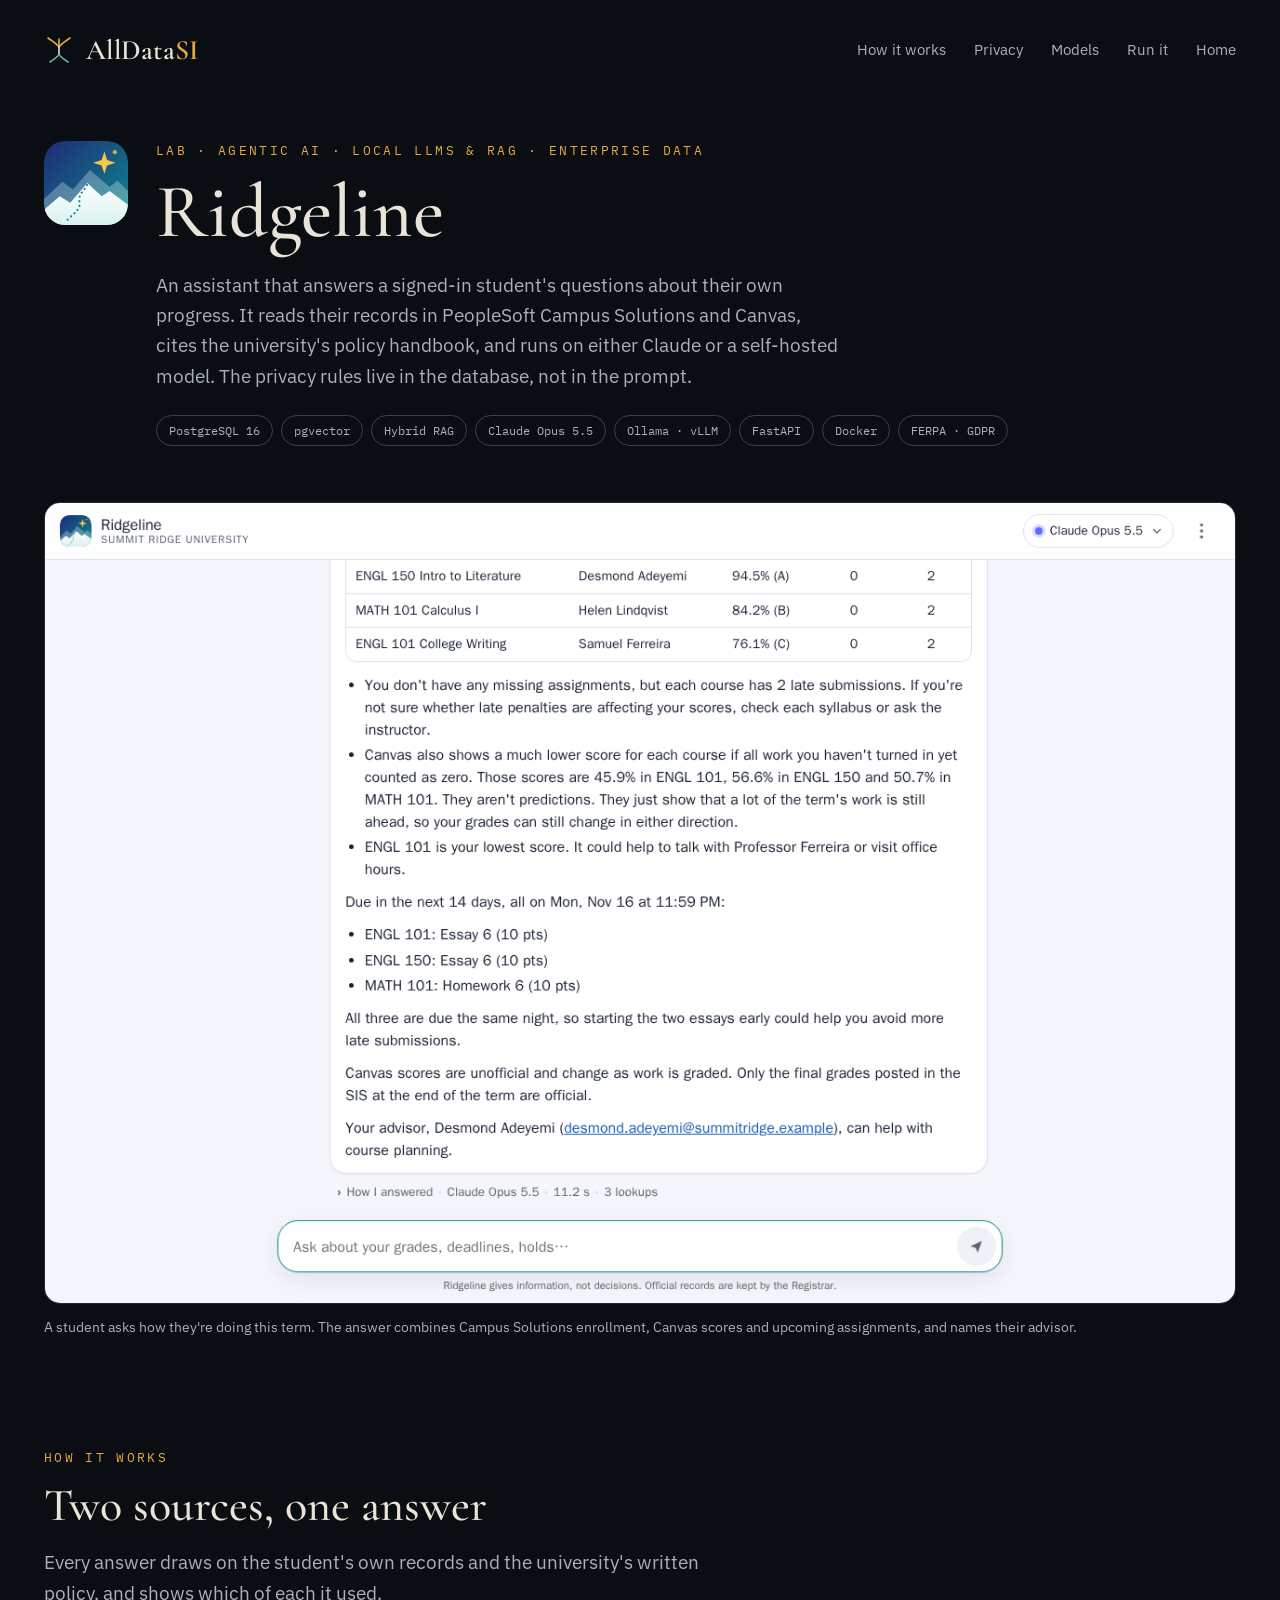
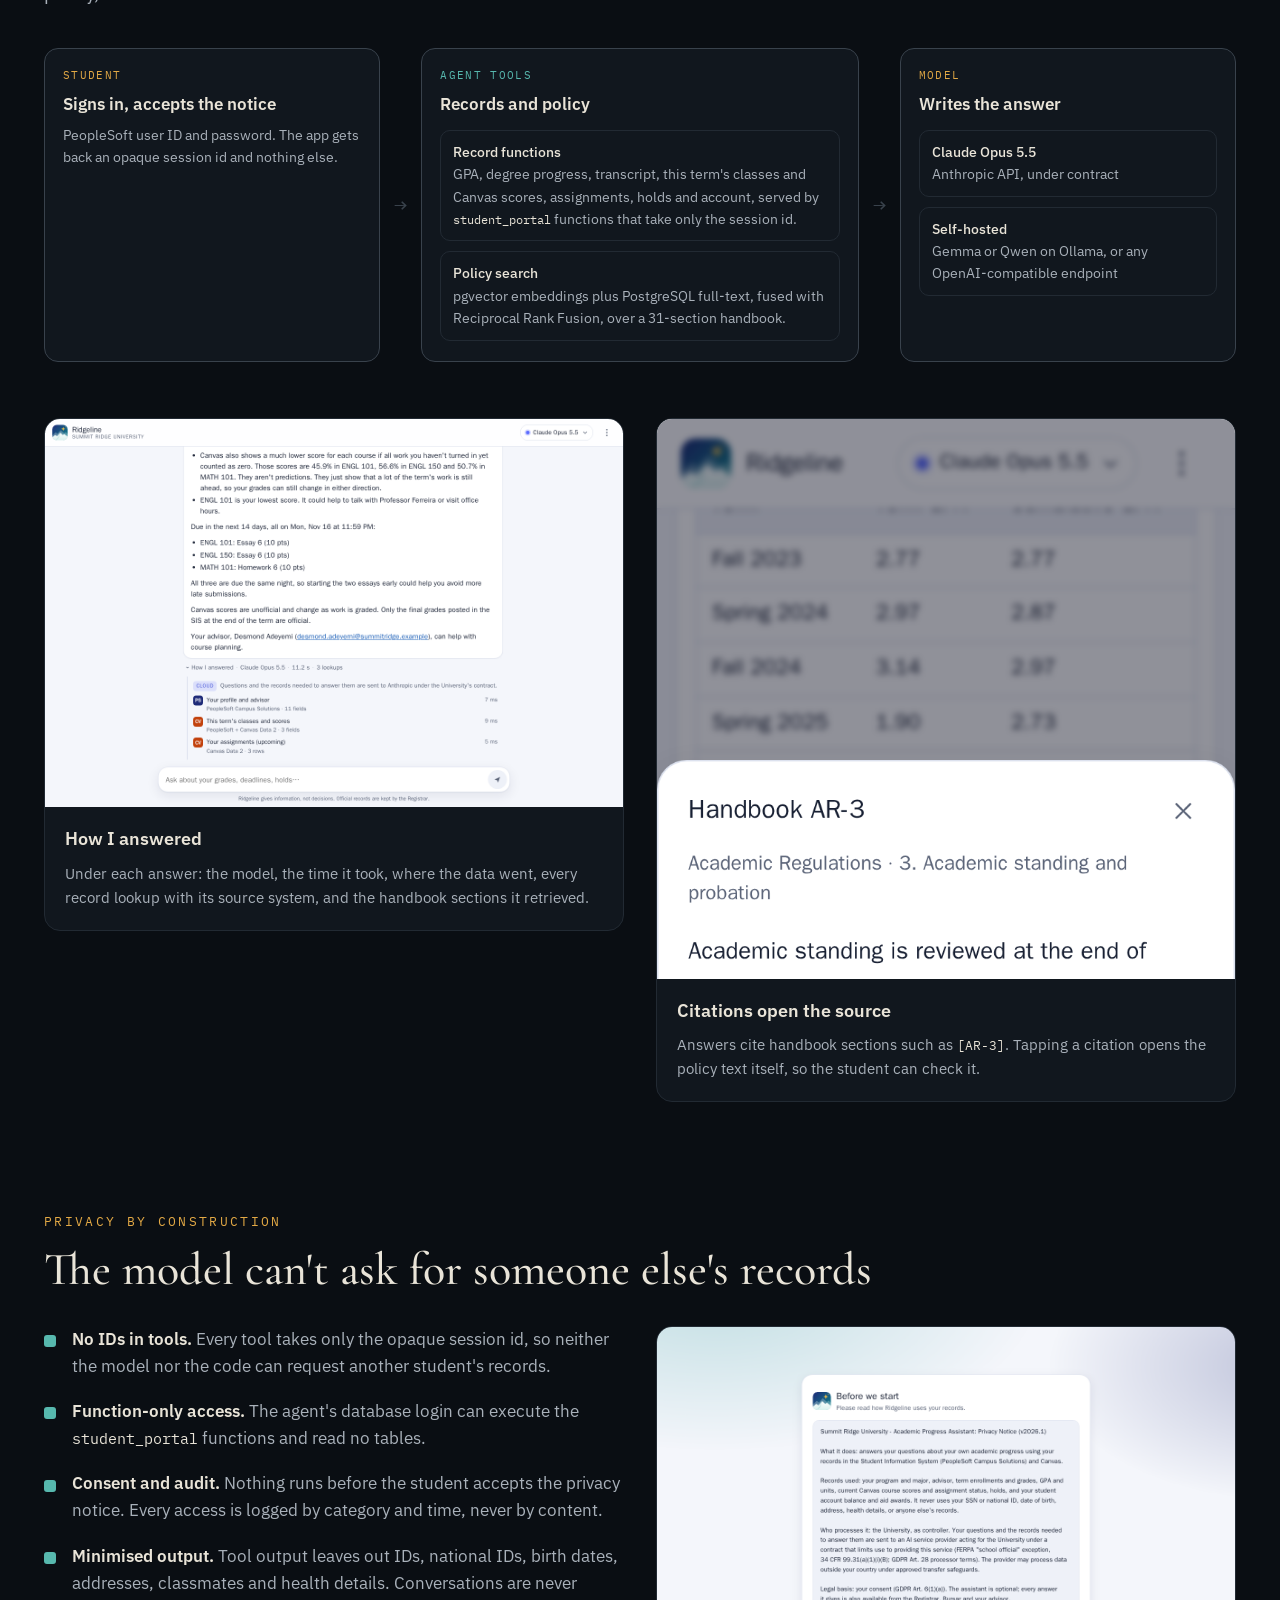
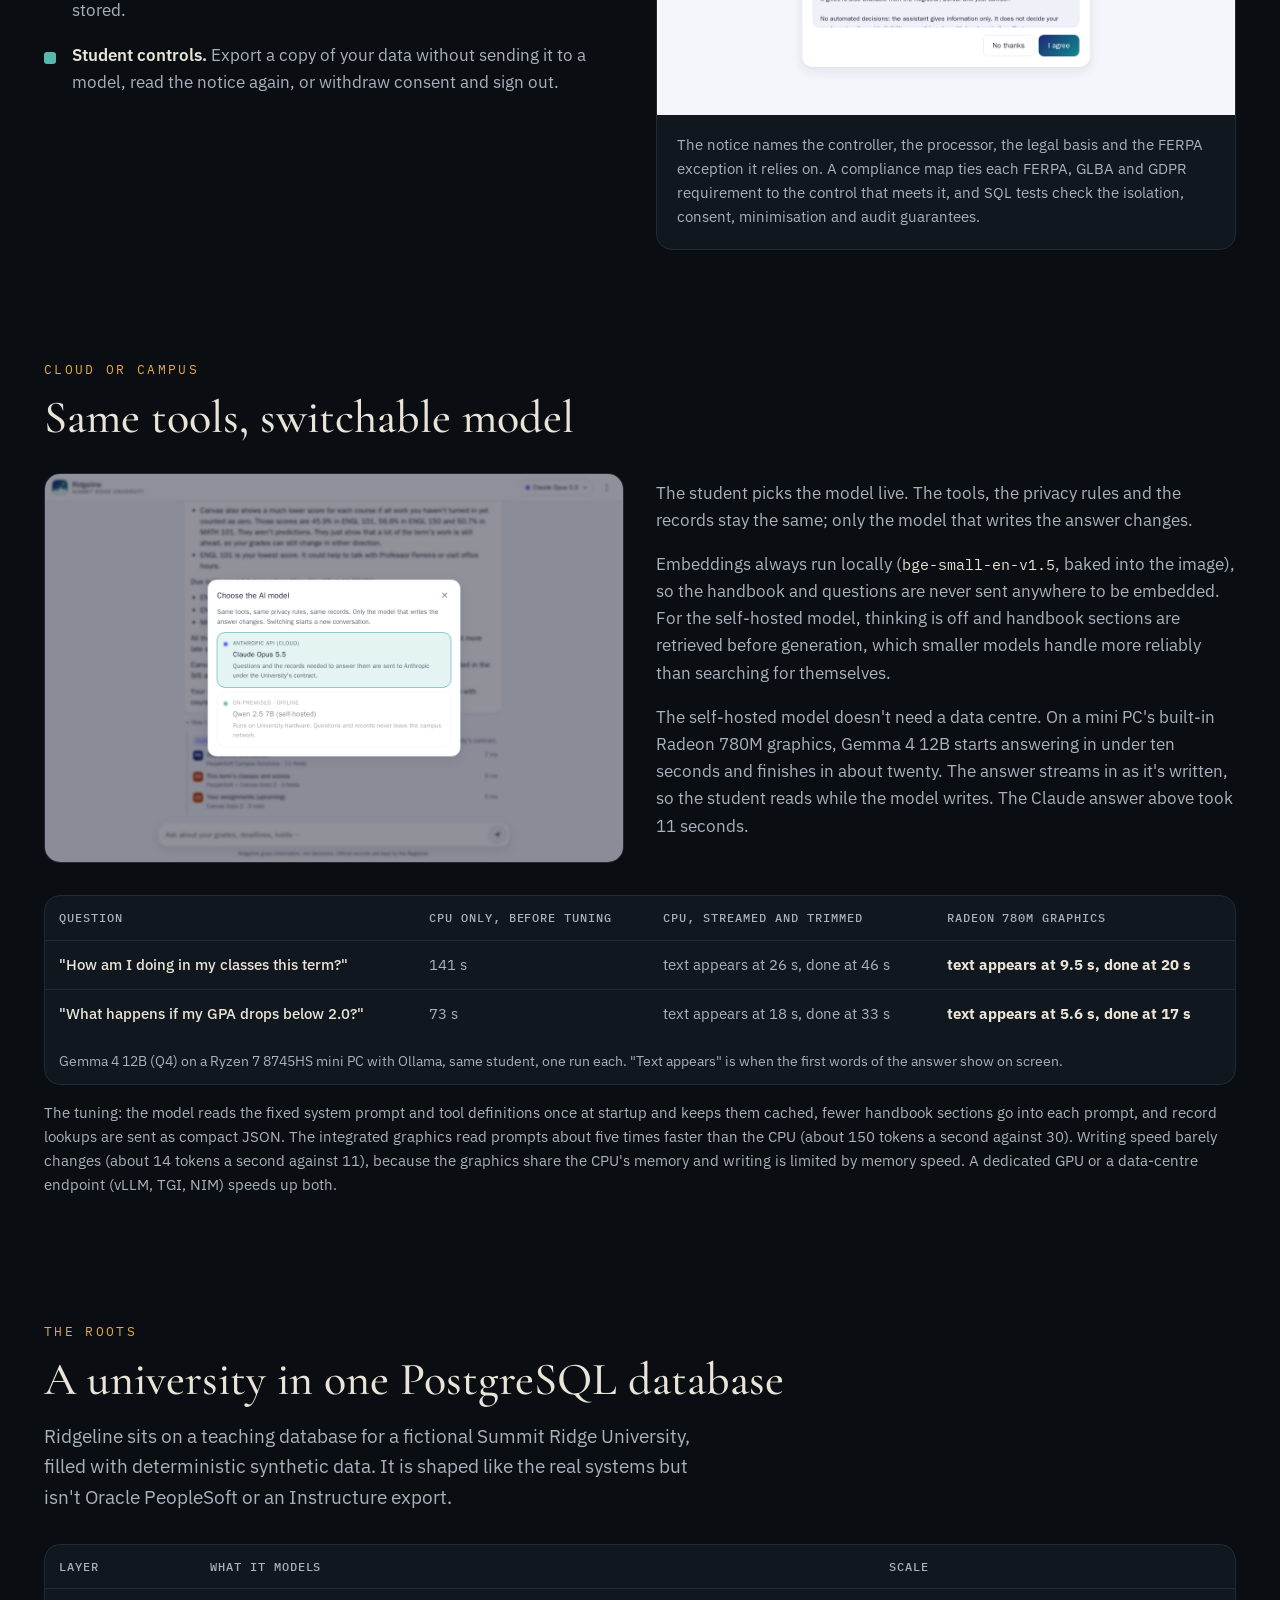
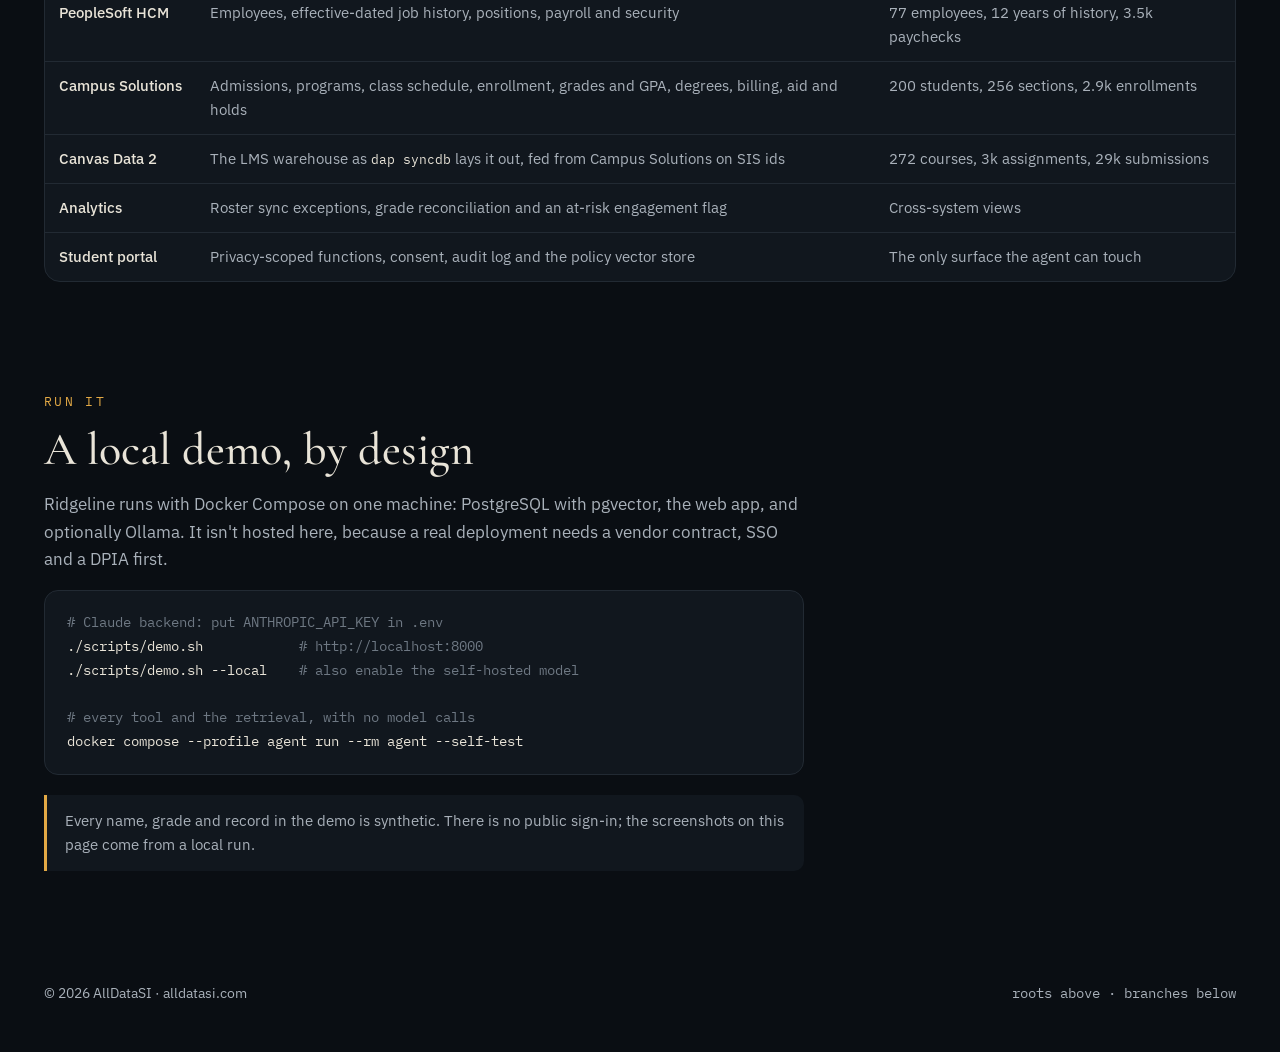
<file: ridgeline/index.html>
<!doctype html>
<html lang="en">
<head>
<meta charset="utf-8">
<meta name="viewport" content="width=device-width, initial-scale=1">
<title>Ridgeline · AllDataSI</title>
<meta name="description" content="Ridgeline is a student progress assistant that answers from PeopleSoft Campus Solutions, Canvas Data 2 and a policy handbook (RAG), on Claude or a self-hosted model, with FERPA and GDPR controls in the database.">
<meta name="theme-color" content="#0A0E13">
<meta property="og:title" content="Ridgeline: a student agent over PeopleSoft and Canvas">
<meta property="og:description" content="RAG over student records and policy, switchable between Claude and a self-hosted model, with privacy enforced in the database.">
<meta property="og:url" content="https://www.alldatasi.com/ridgeline/">
<meta property="og:type" content="article">
<link rel="canonical" href="https://www.alldatasi.com/ridgeline/">
<link rel="icon" href="img/logo.svg" type="image/svg+xml">
<link rel="preconnect" href="https://fonts.googleapis.com">
<link rel="preconnect" href="https://fonts.gstatic.com" crossorigin>
<link href="https://fonts.googleapis.com/css2?family=Cormorant+Garamond:ital,wght@0,500;0,600;1,500&amp;family=IBM+Plex+Sans:wght@400;500;600&amp;family=IBM+Plex+Mono:wght@400;500&amp;display=swap" rel="stylesheet">
<style>
:root{--bg:#0A0E13;--panel:#11171E;--ink:#E9E4D8;--muted:#A9B1BA;--line:#222A33;--line2:#39424C;--gold:#E3A945;--teal:#57B8AE;
  --serif:'Cormorant Garamond',Georgia,serif;--sans:'IBM Plex Sans',system-ui,sans-serif;--mono:'IBM Plex Mono',ui-monospace,Consolas,monospace}
*{box-sizing:border-box}
html{scroll-behavior:smooth;-webkit-text-size-adjust:100%}
body{margin:0;background:var(--bg);color:var(--ink);font:17px/1.6 var(--sans)}
a{color:var(--ink)}a:hover{color:var(--gold)}
a:focus-visible{outline:2px solid var(--gold);outline-offset:3px}
img{max-width:100%;height:auto;display:block}
.wrap{max-width:1240px;margin:0 auto;padding-inline:24px}
.narrow{max-width:760px}
header.top{display:flex;align-items:center;justify-content:space-between;gap:24px;padding-block:28px}
.brand{display:flex;align-items:center;gap:12px;text-decoration:none;color:var(--ink)}
.brand b{font-family:var(--serif);font-size:28px;font-weight:600;letter-spacing:.01em}
.brand b span{color:var(--gold)}
nav.links{display:flex;gap:28px;font-size:15px}
nav.links a{text-decoration:none;color:var(--muted)}nav.links a:hover{color:var(--ink)}
.kicker{margin:0 0 12px;font-family:var(--mono);font-size:13px;letter-spacing:.18em;text-transform:uppercase;color:var(--gold)}
h1,h2,h3{text-wrap:balance}
h1{margin:0 0 20px;font-family:var(--serif);font-weight:500;font-size:clamp(44px,7vw,76px);line-height:1}
h2{margin:0 0 18px;font-family:var(--serif);font-weight:500;font-size:clamp(34px,5vw,46px);line-height:1.05}
h3{margin:0 0 8px;font-size:18px;font-weight:600}
.lede{margin:0;max-width:62ch;color:var(--muted);font-size:19px}
.muted{color:var(--muted)}
section{padding-top:110px}
.hero{padding-top:40px;display:grid;grid-template-columns:auto minmax(0,1fr);gap:28px;align-items:start}
.hero img.logo{width:84px;height:84px;border-radius:20px}
.tags{display:flex;flex-wrap:wrap;gap:8px;margin-top:24px}
.tags span{font-family:var(--mono);font-size:12px;padding:5px 12px;border:1px solid var(--line2);border-radius:999px;color:var(--muted)}
.shot{margin:56px 0 0;border:1px solid var(--line);border-radius:16px;overflow:hidden;background:#fff}
figure{margin:0}
figcaption{margin-top:12px;font-size:14px;color:var(--muted)}
.grid2{display:grid;grid-template-columns:repeat(2,minmax(0,1fr));gap:32px;align-items:start}
.grid3{display:grid;grid-template-columns:repeat(3,minmax(0,1fr));gap:1px;background:var(--line);border:1px solid var(--line);border-radius:16px;overflow:hidden}
.grid3>div{background:var(--bg);padding:28px 24px 30px}
.grid3 .n{margin:0 0 12px;font-family:var(--mono);font-size:13px;color:var(--gold)}
.grid3 p{margin:0;color:var(--muted);font-size:15px}
.card{border:1px solid var(--line);border-radius:16px;background:var(--panel);overflow:hidden}
.card img{background:#fff}
.card .cap{padding:18px 20px 20px}
.card .cap p{margin:0;color:var(--muted);font-size:15px}
/* flow diagram */
.flow{display:grid;grid-template-columns:1fr auto 1.3fr auto 1fr;gap:14px;align-items:stretch;margin-top:40px}
.node{border:1px solid var(--line2);border-radius:14px;background:var(--panel);padding:18px 18px 20px}
.node .lbl{font-family:var(--mono);font-size:11px;letter-spacing:.12em;text-transform:uppercase;color:var(--teal);margin:0 0 6px}
.node.gold .lbl{color:var(--gold)}
.node b{display:block;font-weight:600;margin-bottom:6px}
.node p{margin:0;font-size:14px;color:var(--muted)}
.node .sub{display:grid;gap:10px;margin-top:12px}
.node .sub div{border:1px solid var(--line);border-radius:10px;padding:10px 12px;font-size:14px;color:var(--muted)}
.node .sub div strong{display:block;color:var(--ink);font-weight:500}
.arrow{align-self:center;color:var(--line2);font-family:var(--mono);font-size:22px}
.models{display:grid;gap:10px;margin-top:12px}
.models div{border:1px solid var(--line);border-radius:10px;padding:10px 12px;font-size:14px;color:var(--muted)}
.models div strong{display:block;color:var(--ink);font-weight:500}
table{width:100%;border-collapse:collapse;font-size:15px}
th,td{text-align:left;padding:12px 14px;border-bottom:1px solid var(--line);vertical-align:top}
th{font-family:var(--mono);font-size:12px;letter-spacing:.08em;text-transform:uppercase;color:var(--muted);font-weight:500}
td:first-child{color:var(--ink);font-weight:500;white-space:nowrap}
td{color:var(--muted)}
.tablewrap{overflow-x:auto;border:1px solid var(--line);border-radius:16px;background:var(--panel)}
.tablewrap tr:last-child td{border-bottom:0}
ul.checks{list-style:none;padding:0;margin:0;display:grid;gap:18px}
ul.checks li{padding-left:28px;position:relative;color:var(--muted)}
ul.checks li::before{content:"";position:absolute;left:0;top:.55em;width:12px;height:12px;border-radius:3px;background:var(--teal)}
ul.checks li strong{color:var(--ink);font-weight:600}
pre{margin:0;padding:20px 22px;background:var(--panel);border:1px solid var(--line);border-radius:14px;overflow-x:auto;font:14px/1.7 var(--mono);color:var(--ink)}
pre .c{color:#6E7883}
.note{margin-top:20px;padding:14px 18px;border-left:3px solid var(--gold);background:var(--panel);border-radius:0 10px 10px 0;font-size:15px;color:var(--muted)}
code{font-family:var(--mono);font-size:.88em;color:var(--ink)}
footer{display:flex;justify-content:space-between;gap:24px;flex-wrap:wrap;padding-block:96px 48px;font-size:14px;color:var(--muted)}
@media (max-width:900px){
  nav.links{display:none}
  .grid2{grid-template-columns:minmax(0,1fr)}
  .grid3{grid-template-columns:minmax(0,1fr)}
  .flow{grid-template-columns:minmax(0,1fr)}
  .arrow{justify-self:center;transform:rotate(90deg)}
}
@media (max-width:560px){
  .wrap{padding-inline:16px}
  .hero{grid-template-columns:minmax(0,1fr)}
  .hero img.logo{width:64px;height:64px;border-radius:16px}
  section{padding-top:80px}
}
</style>
</head>
<body>
<div class="wrap">
<header class="top">
<a class="brand" href="../">
<svg width="30" height="30" viewBox="0 0 30 30" fill="none" stroke="#E3A945" stroke-width="1.6" stroke-linecap="round" aria-hidden="true"><path d="M15 12 C12 8 8 6 4 3"></path><path d="M15 12 C18 8 22 6 26 3"></path><path d="M15 12 V4"></path><path d="M15 12 V20" stroke="#E9E4D8"></path><path d="M15 20 C12 23 9 25 6 27" stroke="#57B8AE"></path><path d="M15 20 C18 23 21 25 24 27" stroke="#57B8AE"></path></svg>
<b>AllData<span>SI</span></b>
</a>
<nav class="links">
<a href="#how">How it works</a>
<a href="#privacy">Privacy</a>
<a href="#models">Models</a>
<a href="#run">Run it</a>
<a href="../">Home</a>
</nav>
</header>

<div class="hero">
<img class="logo" src="img/logo.svg" alt="" width="84" height="84">
<div>
<p class="kicker">Lab · Agentic AI · Local LLMs &amp; RAG · Enterprise Data</p>
<h1>Ridgeline</h1>
<p class="lede">An assistant that answers a signed-in student's questions about their own progress. It reads their records in PeopleSoft Campus Solutions and Canvas, cites the university's policy handbook, and runs on either Claude or a self-hosted model. The privacy rules live in the database, not in the prompt.</p>
<div class="tags"><span>PostgreSQL 16</span><span>pgvector</span><span>Hybrid RAG</span><span>Claude Opus 5.5</span><span>Ollama · vLLM</span><span>FastAPI</span><span>Docker</span><span>FERPA · GDPR</span></div>
</div>
</div>

<figure class="shot">
<img src="img/desktop-5-answer.png" width="1280" height="860" alt="Ridgeline answering a student: a table of this term's classes with Canvas scores, a note on late work, three assignments due Nov 16, and a pointer to the student's advisor.">
</figure>
<figcaption>A student asks how they're doing this term. The answer combines Campus Solutions enrollment, Canvas scores and upcoming assignments, and names their advisor.</figcaption>

<section id="how">
<p class="kicker">How it works</p>
<h2>Two sources, one answer</h2>
<p class="lede">Every answer draws on the student's own records and the university's written policy, and shows which of each it used.</p>

<div class="flow" role="img" aria-label="Diagram: the student signs in and gets an opaque session; the agent calls locked-down record functions and a hybrid policy search; the chosen model writes the answer with citations.">
<div class="node gold">
<p class="lbl">Student</p>
<b>Signs in, accepts the notice</b>
<p>PeopleSoft user ID and password. The app gets back an opaque session id and nothing else.</p>
</div>
<div class="arrow" aria-hidden="true">→</div>
<div class="node">
<p class="lbl">Agent tools</p>
<b>Records and policy</b>
<div class="sub">
<div><strong>Record functions</strong>GPA, degree progress, transcript, this term's classes and Canvas scores, assignments, holds and account, served by <code>student_portal</code> functions that take only the session id.</div>
<div><strong>Policy search</strong>pgvector embeddings plus PostgreSQL full-text, fused with Reciprocal Rank Fusion, over a 31-section handbook.</div>
</div>
</div>
<div class="arrow" aria-hidden="true">→</div>
<div class="node gold">
<p class="lbl">Model</p>
<b>Writes the answer</b>
<div class="models">
<div><strong>Claude Opus 5.5</strong>Anthropic API, under contract</div>
<div><strong>Self-hosted</strong>Gemma or Qwen on Ollama, or any OpenAI-compatible endpoint</div>
</div>
</div>
</div>

<div class="grid2" style="margin-top:56px">
<div class="card">
<img src="img/desktop-6-trace.png" width="1280" height="860" loading="lazy" alt="The How I answered panel: model, time, a Cloud badge explaining where the data went, and three record lookups with their source system, field count and timing.">
<div class="cap"><h3>How I answered</h3><p>Under each answer: the model, the time it took, where the data went, every record lookup with its source system, and the handbook sections it retrieved.</p></div>
</div>
<div class="card">
<img src="img/mobile-7-source.png" width="780" height="1688" loading="lazy" alt="Handbook section AR-3 on academic standing and probation, opened from a citation on a phone." style="max-height:560px;width:100%;object-fit:cover;object-position:top">
<div class="cap"><h3>Citations open the source</h3><p>Answers cite handbook sections such as <code>[AR-3]</code>. Tapping a citation opens the policy text itself, so the student can check it.</p></div>
</div>
</div>
</section>

<section id="privacy">
<p class="kicker">Privacy by construction</p>
<h2>The model can't ask for someone else's records</h2>
<div class="grid2" style="margin-top:32px">
<ul class="checks">
<li><strong>No IDs in tools.</strong> Every tool takes only the opaque session id, so neither the model nor the code can request another student's records.</li>
<li><strong>Function-only access.</strong> The agent's database login can execute the <code>student_portal</code> functions and read no tables.</li>
<li><strong>Consent and audit.</strong> Nothing runs before the student accepts the privacy notice. Every access is logged by category and time, never by content.</li>
<li><strong>Minimised output.</strong> Tool output leaves out IDs, national IDs, birth dates, addresses, classmates and health details. Conversations are never stored.</li>
<li><strong>Student controls.</strong> Export a copy of your data without sending it to a model, read the notice again, or withdraw consent and sign out.</li>
</ul>
<div class="card">
<img src="img/desktop-2-consent.png" width="1280" height="860" loading="lazy" alt="The privacy notice shown before first use, with No thanks and I agree buttons.">
<div class="cap"><p>The notice names the controller, the processor, the legal basis and the FERPA exception it relies on. A compliance map ties each FERPA, GLBA and GDPR requirement to the control that meets it, and SQL tests check the isolation, consent, minimisation and audit guarantees.</p></div>
</div>
</div>
</section>

<section id="models">
<p class="kicker">Cloud or campus</p>
<h2>Same tools, switchable model</h2>
<div class="grid2" style="margin-top:32px;align-items:center">
<div class="card">
<img src="img/desktop-8-models.png" width="1280" height="860" loading="lazy" alt="The Choose the AI model dialog with Claude Opus 5.5 on the Anthropic API and Qwen 2.5 7B self-hosted.">
</div>
<div>
<p class="muted" style="margin-top:0">The student picks the model live. The tools, the privacy rules and the records stay the same; only the model that writes the answer changes.</p>
<p class="muted">Embeddings always run locally (<code>bge-small-en-v1.5</code>, baked into the image), so the handbook and questions are never sent anywhere to be embedded. For the self-hosted model, thinking is off and handbook sections are retrieved before generation, which smaller models handle more reliably than searching for themselves.</p>
<p class="muted">The self-hosted model doesn't need a data centre. On a mini PC's built-in Radeon 780M graphics, Gemma 4 12B starts answering in under ten seconds and finishes in about twenty. The answer streams in as it's written, so the student reads while the model writes. The Claude answer above took 11 seconds.</p>
</div>
</div>

<div class="tablewrap" style="margin-top:32px">
<table>
<caption style="caption-side:bottom;text-align:left;padding:12px 14px;font-size:14px;color:var(--muted)">Gemma 4 12B (Q4) on a Ryzen 7 8745HS mini PC with Ollama, same student, one run each. "Text appears" is when the first words of the answer show on screen.</caption>
<thead><tr><th>Question</th><th>CPU only, before tuning</th><th>CPU, streamed and trimmed</th><th>Radeon 780M graphics</th></tr></thead>
<tbody>
<tr><td style="white-space:normal;min-width:180px">"How am I doing in my classes this term?"</td><td>141 s</td><td>text appears at 26 s, done at 46 s</td><td><strong style="color:var(--ink)">text appears at 9.5 s, done at 20 s</strong></td></tr>
<tr><td style="white-space:normal;min-width:180px">"What happens if my GPA drops below 2.0?"</td><td>73 s</td><td>text appears at 18 s, done at 33 s</td><td><strong style="color:var(--ink)">text appears at 5.6 s, done at 17 s</strong></td></tr>
</tbody>
</table>
</div>
<p class="muted" style="font-size:15px;margin-top:16px">The tuning: the model reads the fixed system prompt and tool definitions once at startup and keeps them cached, fewer handbook sections go into each prompt, and record lookups are sent as compact JSON. The integrated graphics read prompts about five times faster than the CPU (about 150 tokens a second against 30). Writing speed barely changes (about 14 tokens a second against 11), because the graphics share the CPU's memory and writing is limited by memory speed. A dedicated GPU or a data-centre endpoint (vLLM, TGI, NIM) speeds up both.</p>
</section>

<section id="data">
<p class="kicker">The roots</p>
<h2>A university in one PostgreSQL database</h2>
<p class="lede">Ridgeline sits on a teaching database for a fictional Summit Ridge University, filled with deterministic synthetic data. It is shaped like the real systems but isn't Oracle PeopleSoft or an Instructure export.</p>
<div class="tablewrap" style="margin-top:32px">
<table>
<thead><tr><th>Layer</th><th>What it models</th><th>Scale</th></tr></thead>
<tbody>
<tr><td>PeopleSoft HCM</td><td>Employees, effective-dated job history, positions, payroll and security</td><td>77 employees, 12 years of history, 3.5k paychecks</td></tr>
<tr><td>Campus Solutions</td><td>Admissions, programs, class schedule, enrollment, grades and GPA, degrees, billing, aid and holds</td><td>200 students, 256 sections, 2.9k enrollments</td></tr>
<tr><td>Canvas Data 2</td><td>The LMS warehouse as <code>dap syncdb</code> lays it out, fed from Campus Solutions on SIS ids</td><td>272 courses, 3k assignments, 29k submissions</td></tr>
<tr><td>Analytics</td><td>Roster sync exceptions, grade reconciliation and an at-risk engagement flag</td><td>Cross-system views</td></tr>
<tr><td>Student portal</td><td>Privacy-scoped functions, consent, audit log and the policy vector store</td><td>The only surface the agent can touch</td></tr>
</tbody>
</table>
</div>
</section>

<section id="run" class="narrow">
<p class="kicker">Run it</p>
<h2>A local demo, by design</h2>
<p class="muted">Ridgeline runs with Docker Compose on one machine: PostgreSQL with pgvector, the web app, and optionally Ollama. It isn't hosted here, because a real deployment needs a vendor contract, SSO and a DPIA first.</p>
<pre><span class="c"># Claude backend: put ANTHROPIC_API_KEY in .env</span>
./scripts/demo.sh            <span class="c"># http://localhost:8000</span>
./scripts/demo.sh --local    <span class="c"># also enable the self-hosted model</span>

<span class="c"># every tool and the retrieval, with no model calls</span>
docker compose --profile agent run --rm agent --self-test</pre>
<p class="note">Every name, grade and record in the demo is synthetic. There is no public sign-in; the screenshots on this page come from a local run.</p>
</section>

<footer>
<span>© 2026 AllDataSI · alldatasi.com</span>
<span style="font-family:var(--mono)">roots above · branches below</span>
</footer>
</div>
</body>
</html>
</file>
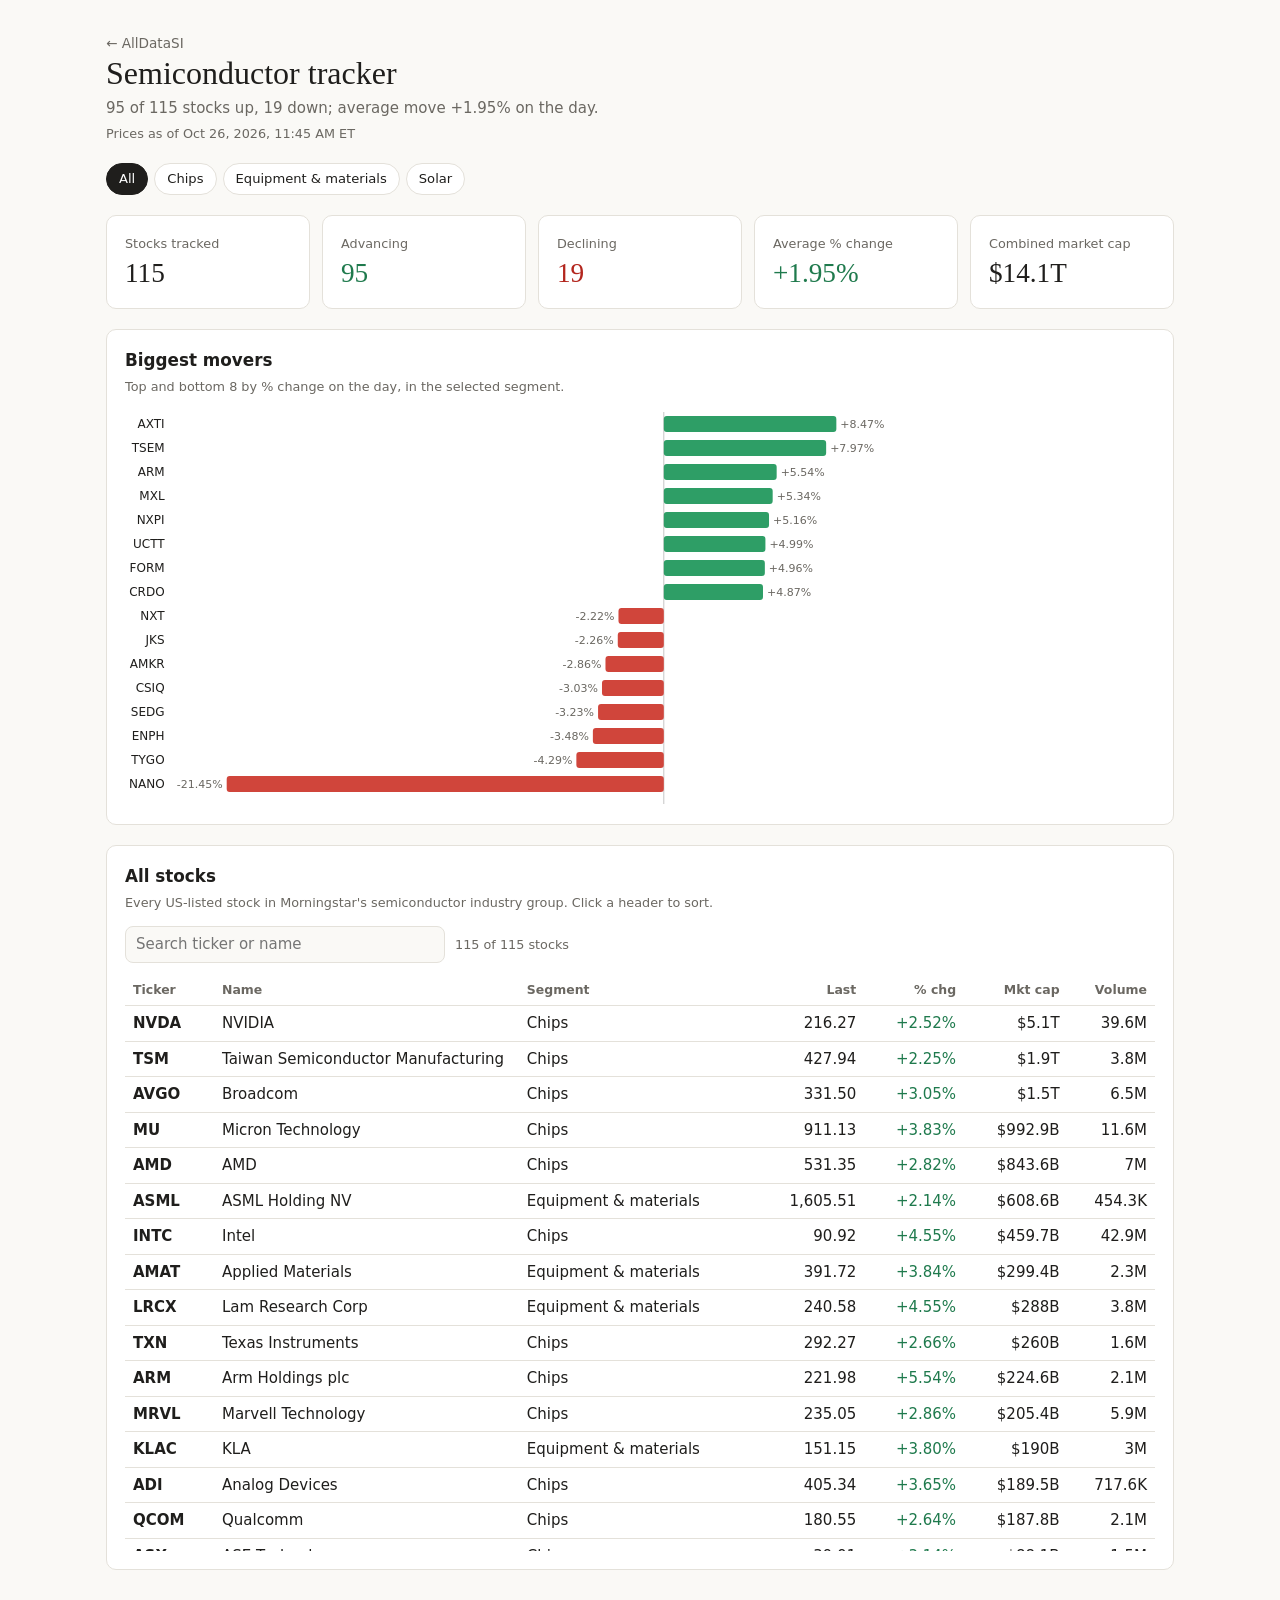
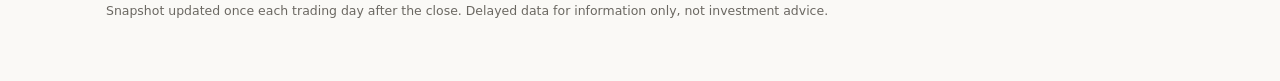
<file: semis/index.html>
<!doctype html>
<html lang="en">
<head>
<meta charset="utf-8">
<meta name="viewport" content="width=device-width, initial-scale=1">
<title>Semiconductor Tracker · AllDataSI</title>
<meta name="description" content="Daily snapshot of every US-listed semiconductor stock: price, daily move, market cap and volume, by segment.">
<style>
:root{--bg:#faf9f6;--panel:#fff;--fg:#1f1e1c;--muted:#6b6862;--line:#e4e1da;--ok:#1f7a4d;--bad:#b3261e;--okbar:#2e9e66;--badbar:#d0453b;--chip:#1f1e1c;--chipfg:#fff}
@media (prefers-color-scheme:dark){:root:not([data-theme="light"]){--bg:#171614;--panel:#211f1c;--fg:#ece9e3;--muted:#a19d95;--line:#35322d;--ok:#5cc58e;--bad:#f07a70;--okbar:#3fae74;--badbar:#e0584d;--chip:#ece9e3;--chipfg:#171614}}
:root[data-theme="dark"]{--bg:#171614;--panel:#211f1c;--fg:#ece9e3;--muted:#a19d95;--line:#35322d;--ok:#5cc58e;--bad:#f07a70;--okbar:#3fae74;--badbar:#e0584d;--chip:#ece9e3;--chipfg:#171614}
*{box-sizing:border-box}
body{margin:0;background:var(--bg);color:var(--fg);font:15px/1.5 system-ui,-apple-system,"Segoe UI",sans-serif}
.wrap{max-width:1100px;margin:0 auto;padding:32px 16px 48px;display:flex;flex-direction:column;gap:20px}
h1{font:400 2rem/1.15 Georgia,"Times New Roman",serif;margin:0}
.take{color:var(--muted);margin:6px 0 0}
.stamp{font-size:.8rem;color:var(--muted);margin-top:4px}
.seg{display:flex;flex-wrap:wrap;gap:6px}
.seg button{font:inherit;font-size:.82rem;padding:5px 12px;border:1px solid var(--line);border-radius:999px;background:var(--panel);color:var(--fg);cursor:pointer}
.seg button[aria-pressed="true"]{background:var(--chip);color:var(--chipfg);border-color:var(--chip)}
.tiles{display:grid;grid-template-columns:repeat(auto-fit,minmax(min(100%,9.5rem),1fr));gap:12px}
.card{background:var(--panel);border:1px solid var(--line);border-radius:10px;padding:18px;min-width:0}
.label{font-size:.8rem;color:var(--muted)}
.big{font:400 1.7rem/1.2 Georgia,serif;font-variant-numeric:tabular-nums;margin-top:4px}
h2{font-size:1.05rem;font-weight:600;margin:0}
.note{font-size:.8rem;color:var(--muted);margin:4px 0 14px}
.pos{color:var(--ok)}.neg{color:var(--bad)}
.chart{position:relative}
.chart svg{display:block;width:100%;height:auto}
.chart text{font-size:12px;fill:var(--fg)}
.chart text.v{fill:var(--muted);font-size:11px}
.tools{display:flex;gap:10px;align-items:center;flex-wrap:wrap;margin-bottom:12px}
.search{font:inherit;padding:6px 10px;border:1px solid var(--line);border-radius:8px;background:var(--bg);color:var(--fg);flex:1;min-width:10rem;max-width:20rem}
.count{font-size:.8rem;color:var(--muted)}
.scroll{max-height:36rem;overflow:auto}
table{width:100%;border-collapse:collapse;font-variant-numeric:tabular-nums}
th{position:sticky;top:0;background:var(--panel);text-align:left;font-weight:600;font-size:.78rem;color:var(--muted);border-bottom:1px solid var(--line);padding:0}
th button{all:unset;cursor:pointer;display:block;padding:6px 8px;width:100%;box-sizing:border-box}
th.num button,td.num{text-align:right}
td{padding:6px 8px;border-bottom:1px solid var(--line);white-space:nowrap}
td.nm{max-width:15rem;overflow:hidden;text-overflow:ellipsis}
td.sym{font-weight:600}
.foot{font-size:.78rem;color:var(--muted)}
.err{color:var(--muted);text-align:center;padding:40px 0}
@media (max-width:640px){.opt{display:none}h1{font-size:1.6rem}}
@media (max-width:480px){.nm,th[data-k="name"]{display:none}}
</style>
</head>
<body>
<main class="wrap">
  <header>
    <a href="../" style="font-size:.85rem;color:var(--muted);text-decoration:none">← AllDataSI</a>
    <h1>Semiconductor tracker</h1>
    <p class="take" id="take">Loading…</p>
    <div class="stamp" id="stamp"></div>
  </header>
  <div class="seg" role="group" aria-label="Segment" id="seg"></div>
  <section class="tiles">
    <div class="card"><div class="label">Stocks tracked</div><div class="big" id="t-n">—</div></div>
    <div class="card"><div class="label">Advancing</div><div class="big pos" id="t-up">—</div></div>
    <div class="card"><div class="label">Declining</div><div class="big neg" id="t-down">—</div></div>
    <div class="card"><div class="label">Average % change</div><div class="big" id="t-avg">—</div></div>
    <div class="card"><div class="label">Combined market cap</div><div class="big" id="t-cap">—</div></div>
  </section>
  <section class="card">
    <h2>Biggest movers</h2>
    <p class="note">Top and bottom 8 by % change on the day, in the selected segment.</p>
    <div class="chart" id="chart"></div>
  </section>
  <section class="card">
    <h2>All stocks</h2>
    <p class="note">Every US-listed stock in Morningstar's semiconductor industry group. Click a header to sort.</p>
    <div class="tools"><input class="search" id="q" type="search" placeholder="Search ticker or name" aria-label="Search stocks"><span class="count" id="count"></span></div>
    <div class="scroll">
      <table>
        <thead><tr>
          <th data-k="symbol"><button type="button">Ticker</button></th>
          <th data-k="name"><button type="button">Name</button></th>
          <th data-k="segment" class="opt"><button type="button">Segment</button></th>
          <th data-k="last" class="num"><button type="button">Last</button></th>
          <th data-k="pct_change" class="num"><button type="button">% chg</button></th>
          <th data-k="market_cap" class="num"><button type="button">Mkt cap</button></th>
          <th data-k="volume" class="num opt"><button type="button">Volume</button></th>
        </tr></thead>
        <tbody id="tb"></tbody>
      </table>
    </div>
  </section>
  <p class="foot">Snapshot updated once each trading day after the close. Delayed data for information only, not investment advice.</p>
</main>
<script>
(() => {
  const SEGS = [['all','All'],['chips','Chips'],['equipment','Equipment & materials'],['solar','Solar']];
  const SEGNAME = {chips:'Chips',equipment:'Equipment & materials',solar:'Solar'};
  const TEXT = ['symbol','name','segment'];
  const compact = new Intl.NumberFormat('en',{notation:'compact',maximumFractionDigits:1});
  const int = new Intl.NumberFormat('en');
  const price = new Intl.NumberFormat('en',{minimumFractionDigits:2,maximumFractionDigits:2});
  const pct = (v) => (v > 0 ? '+' : '') + (v * 100).toFixed(2) + '%';
  const cap = (v) => v == null ? '—' : '$' + compact.format(v);
  const $ = (id) => document.getElementById(id);
  let all = [], seg = 'all', sortK = 'market_cap', dir = -1, q = '';
  try { const h = location.hash.slice(1); if (SEGNAME[h]) seg = h; } catch (e) {}

  SEGS.forEach(([k, l]) => {
    const b = document.createElement('button'); b.type = 'button'; b.dataset.seg = k; b.textContent = l;
    b.onclick = () => { seg = k; try { history.replaceState(null, '', k === 'all' ? location.pathname : '#' + k); } catch (e) {} draw(); };
    $('seg').append(b);
  });
  $('q').addEventListener('input', (e) => { q = e.target.value.trim().toLowerCase(); drawTable(); });
  document.querySelectorAll('th').forEach((th) => th.addEventListener('click', () => {
    const k = th.dataset.k;
    if (sortK === k) dir = -dir; else { sortK = k; dir = TEXT.includes(k) ? 1 : -1; }
    drawTable();
  }));

  const rows = () => seg === 'all' ? all : all.filter((r) => r.seg === seg);

  function drawTiles() {
    const r = rows(), ch = r.map((x) => x.pct_change).filter((v) => v != null && isFinite(v));
    const up = ch.filter((v) => v > 0).length, dn = ch.filter((v) => v < 0).length;
    const avg = ch.length ? ch.reduce((a, b) => a + b, 0) / ch.length : null;
    $('t-n').textContent = int.format(r.length);
    $('t-up').textContent = int.format(up);
    $('t-down').textContent = int.format(dn);
    const a = $('t-avg'); a.textContent = avg == null ? '—' : pct(avg);
    a.classList.toggle('pos', avg > 0); a.classList.toggle('neg', avg < 0);
    $('t-cap').textContent = cap(r.reduce((s, x) => s + (x.market_cap || 0), 0));
    $('take').textContent = int.format(up) + ' of ' + int.format(r.length) + ' stocks up, ' + int.format(dn) + ' down; average move ' + (avg == null ? '—' : pct(avg)) + ' on the day.';
  }

  function drawChart() {
    const box = $('chart'); box.replaceChildren();
    const v = rows().filter((r) => r.pct_change != null && isFinite(r.pct_change)).sort((a, b) => b.pct_change - a.pct_change);
    const pick = v.length <= 16 ? v : v.slice(0, 8).concat(v.slice(-8));
    if (!pick.length) return;
    const NS = 'http://www.w3.org/2000/svg', W = Math.max(320, box.clientWidth || 700), rh = 24, H = pick.length * rh + 12;
    const svg = document.createElementNS(NS, 'svg'); svg.setAttribute('viewBox', `0 0 ${W} ${H}`); box.append(svg);
    const el = (n, at, txt) => { const e = document.createElementNS(NS, n); for (const k in at) e.setAttribute(k, at[k]); if (txt != null) e.textContent = txt; svg.append(e); return e; };
    const probe = el('text', {x: -999, y: -999});
    let lw = 0, vw = 0;
    pick.forEach((r) => { probe.textContent = r.symbol; lw = Math.max(lw, probe.getComputedTextLength()); probe.textContent = pct(r.pct_change); vw = Math.max(vw, probe.getComputedTextLength() * 0.92); });
    probe.remove();
    const ext = Math.max(...pick.map((r) => Math.abs(r.pct_change))) || 0.01;
    const x0 = lw + 14 + vw + 6, x1 = W - vw - 8, mid = (x0 + x1) / 2, sc = (x1 - x0) / 2 / ext;
    el('line', {x1: mid, x2: mid, y1: 2, y2: H - 2, stroke: 'currentColor', 'stroke-opacity': .25});
    pick.forEach((r, i) => {
      const y = 6 + i * rh, bh = rh - 8, w = Math.max(1, Math.abs(r.pct_change) * sc), pos = r.pct_change >= 0;
      el('text', {x: lw + 4, y: y + bh / 2, dy: '.35em', 'text-anchor': 'end'}, r.symbol);
      const rect = el('rect', {x: pos ? mid : mid - w, y, width: w, height: bh, rx: 3, fill: pos ? 'var(--okbar)' : 'var(--badbar)'});
      const t = document.createElementNS(NS, 'title'); t.textContent = r.name + ' · $' + price.format(r.last); rect.append(t);
      el('text', {class: 'v', x: pos ? mid + w + 4 : mid - w - 4, y: y + bh / 2, dy: '.35em', 'text-anchor': pos ? 'start' : 'end'}, pct(r.pct_change));
    });
  }

  function drawTable() {
    document.querySelectorAll('th').forEach((th) => th.setAttribute('aria-sort', th.dataset.k === sortK ? (dir > 0 ? 'ascending' : 'descending') : 'none'));
    const base = rows();
    let list = q ? base.filter((r) => r.symbol.toLowerCase().includes(q) || (r.name || '').toLowerCase().includes(q)) : base.slice();
    list.sort((a, b) => { const av = a[sortK], bv = b[sortK]; if (av == null) return 1; if (bv == null) return -1; return TEXT.includes(sortK) ? dir * String(av).localeCompare(String(bv)) : dir * (av - bv); });
    $('count').textContent = int.format(list.length) + ' of ' + int.format(base.length) + ' stocks';
    const tb = $('tb'), f = document.createDocumentFragment();
    list.forEach((r) => {
      const tr = document.createElement('tr');
      const c = (t, cls) => { const td = document.createElement('td'); if (cls) td.className = cls; td.textContent = t; tr.append(td); };
      c(r.symbol, 'sym'); c(r.name, 'nm'); c(r.segment, 'opt');
      c(r.last == null ? '—' : price.format(r.last), 'num');
      c(r.pct_change == null ? '—' : pct(r.pct_change), 'num ' + (r.pct_change > 0 ? 'pos' : r.pct_change < 0 ? 'neg' : ''));
      c(cap(r.market_cap), 'num'); c(r.volume == null ? '—' : compact.format(r.volume), 'num opt');
      f.append(tr);
    });
    tb.replaceChildren(f);
  }

  function draw() {
    document.querySelectorAll('#seg button').forEach((b) => b.setAttribute('aria-pressed', String(b.dataset.seg === seg)));
    drawTiles(); drawChart(); drawTable();
  }

  fetch("data/semis.json", {cache: 'no-cache'}).then((r) => { if (!r.ok) throw new Error(r.status); return r.json(); }).then((d) => {
    all = (d.rows || []).map((r) => ({...r, segment: SEGNAME[r.seg] || 'Chips'}));
    if (d.updated) {
      const t = new Date(d.updated);
      $('stamp').textContent = 'Prices as of ' + t.toLocaleString('en-US', {dateStyle: 'medium', timeStyle: 'short', timeZone: 'America/New_York'}) + ' ET';
    }
    draw();
    let rt; addEventListener('resize', () => { clearTimeout(rt); rt = setTimeout(drawChart, 150); });
  }).catch(() => { $('take').textContent = 'The latest snapshot could not be loaded. Try again shortly.'; });
})();
</script>
</body>
</html>
</file>
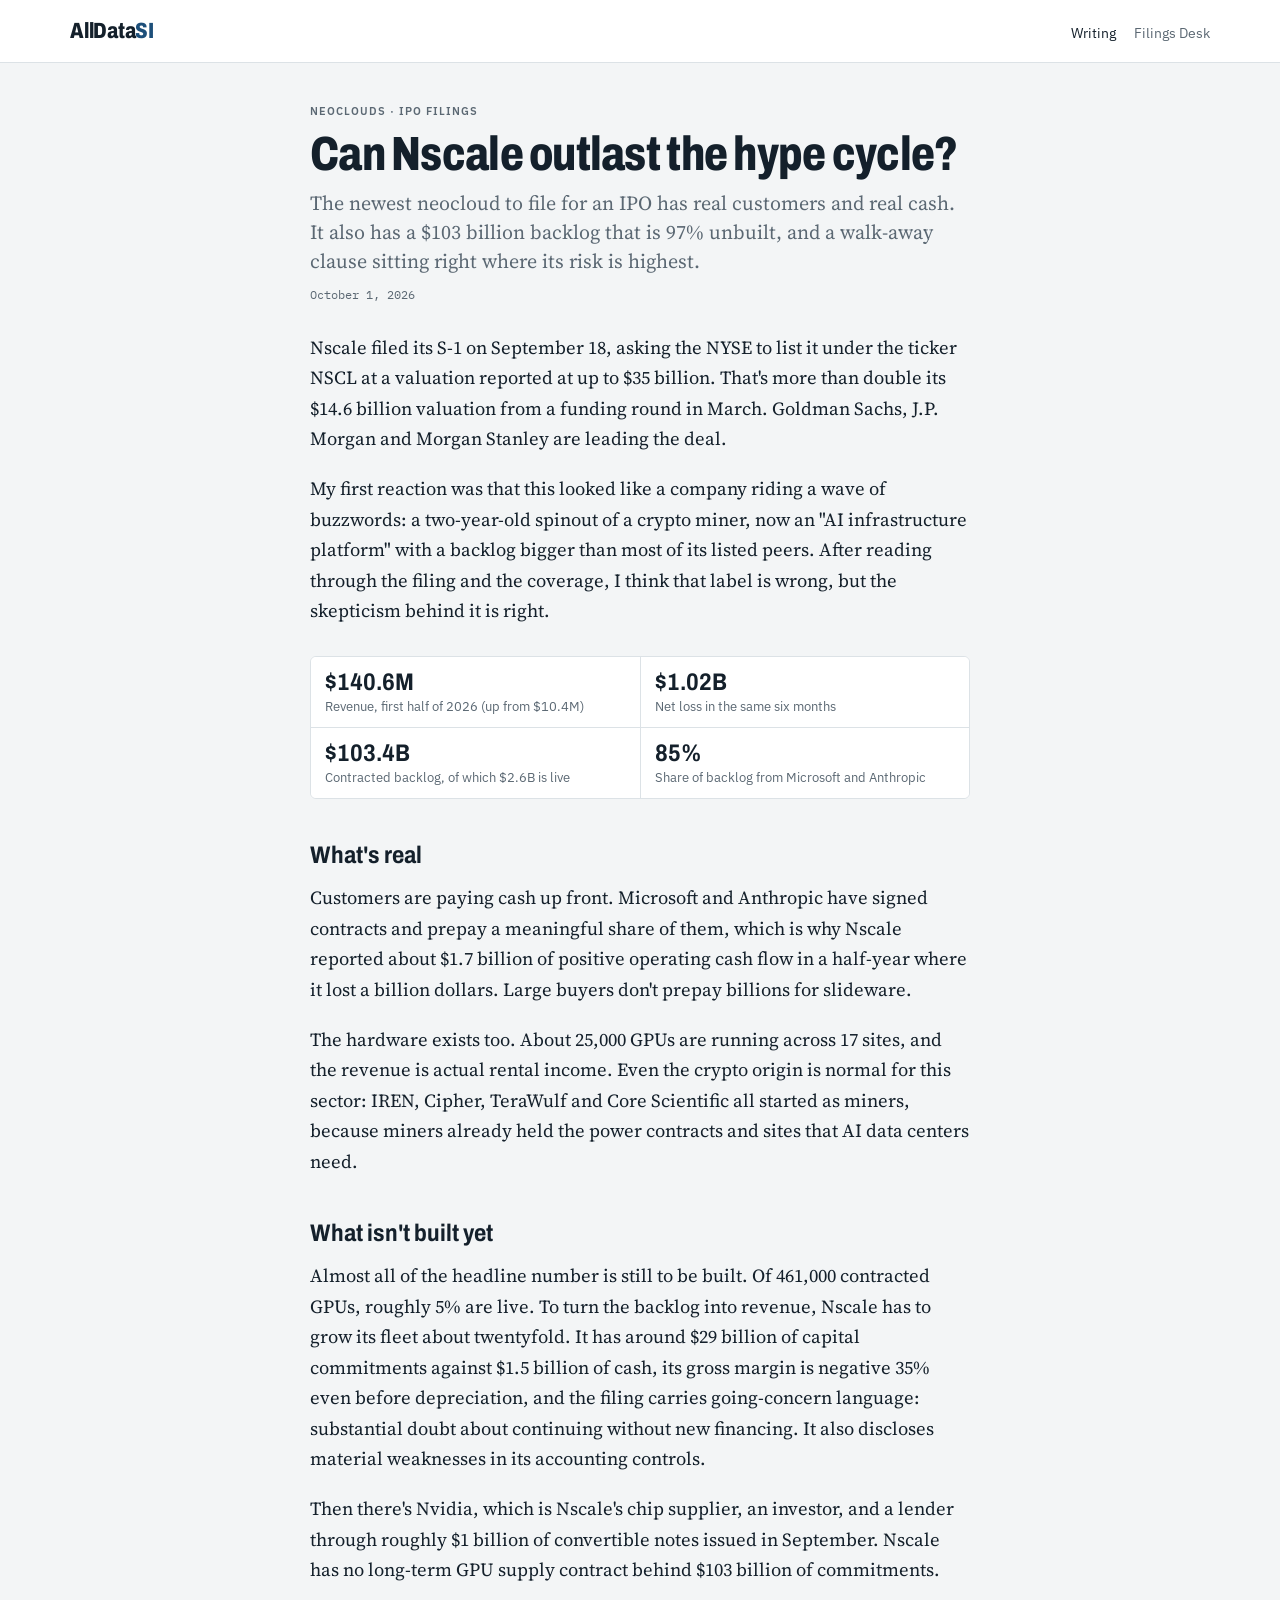
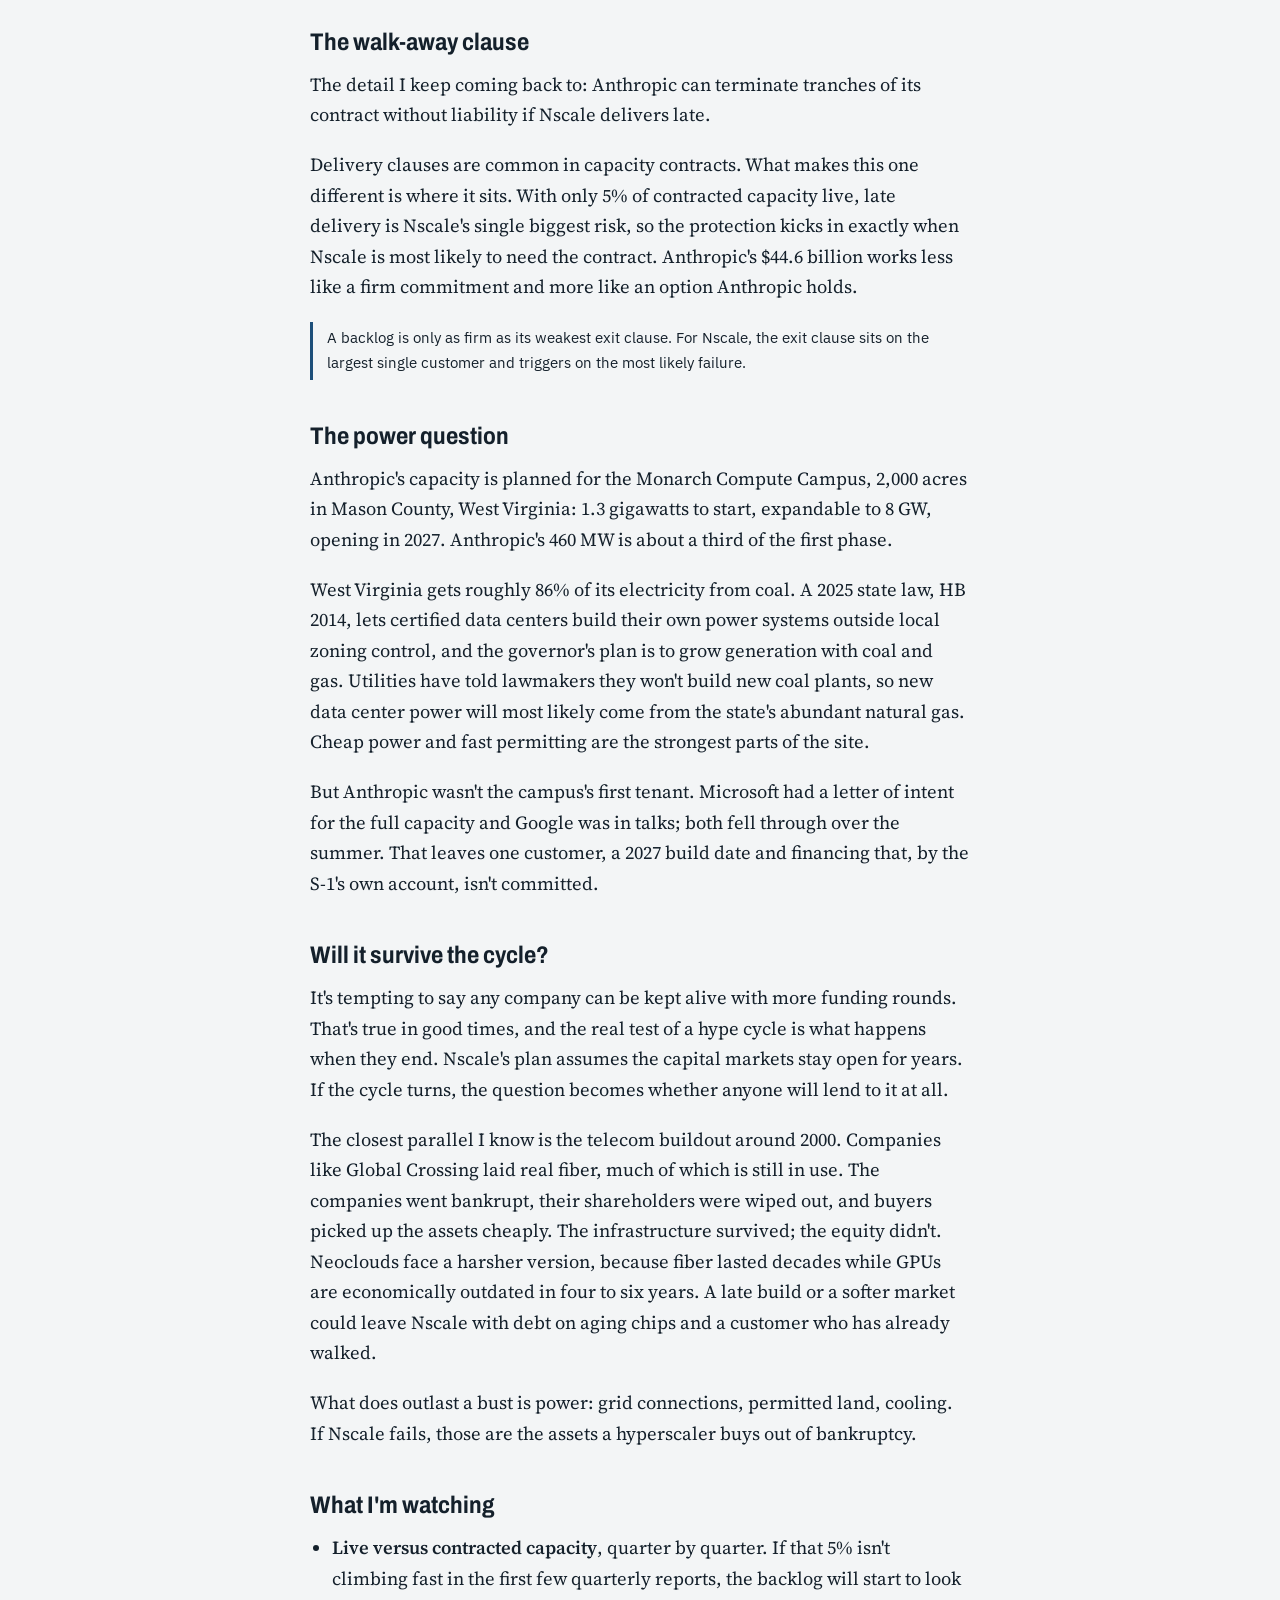
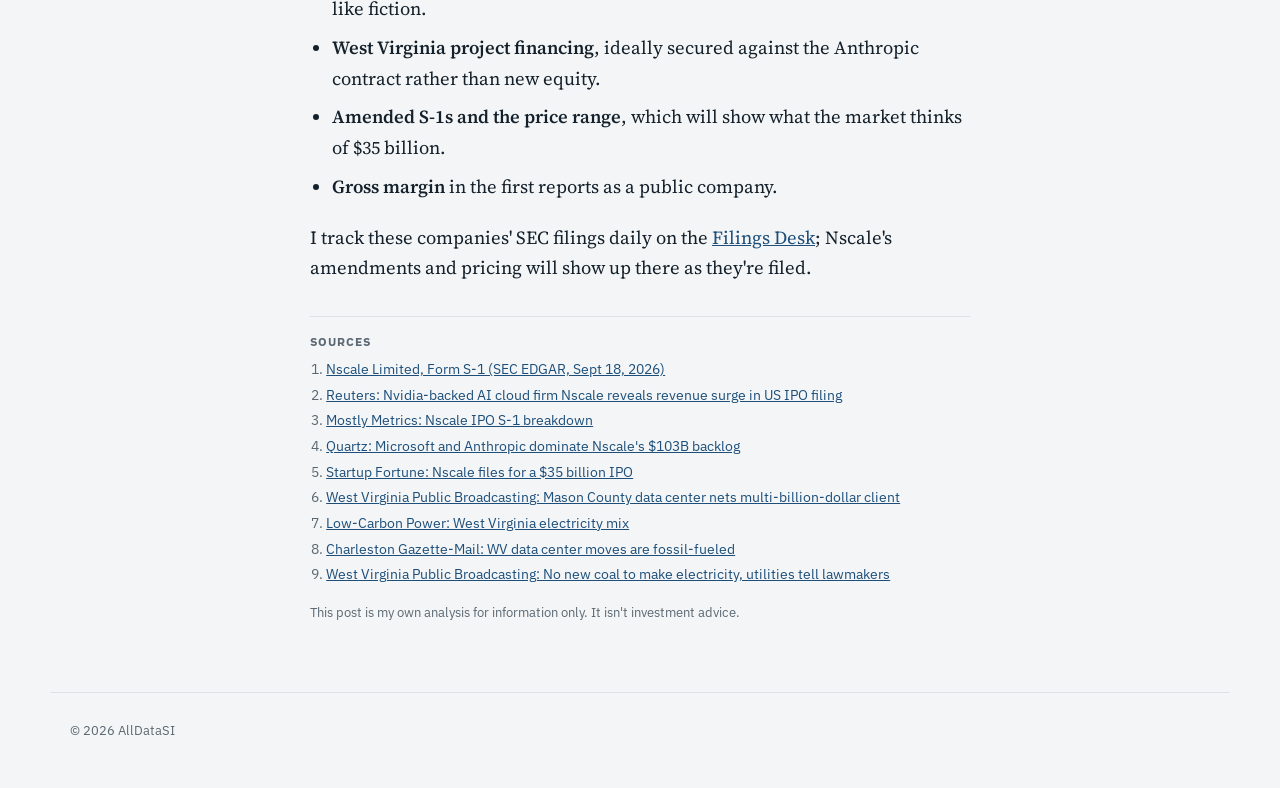
<file: posts/nscale-hype-cycle/index.html>
<!doctype html>
<html lang="en">
<head>
<meta charset="utf-8">
<meta name="viewport" content="width=device-width, initial-scale=1">
<title>Can Nscale Outlast the Hype Cycle? · AllDataSI</title>
<meta name="description" content="Nscale's S-1 shows real customers and real cash, a $103B backlog that is 97% unbuilt, and a walk-away clause where the risk is highest.">
<link rel="preconnect" href="https://fonts.googleapis.com">
<link rel="preconnect" href="https://fonts.gstatic.com" crossorigin>
<link rel="stylesheet" href="https://fonts.googleapis.com/css2?family=Archivo:wdth,wght@75..100,500..800&family=IBM+Plex+Sans:wght@400;500;600&family=IBM+Plex+Mono:wght@400;500&family=Source+Serif+4:opsz,wght@8..60,400;8..60,600&display=swap">
<link rel="stylesheet" href="../../assets/site.css">
<style>
article{max-width:700px;margin:0 auto;padding-inline:20px;padding-block:40px 56px}
article header{display:grid;gap:10px;margin-bottom:28px}
article h1{font-family:var(--display);font-stretch:78%;font-weight:800;font-size:clamp(32px,5.4vw,48px);line-height:1.02;margin:0;letter-spacing:-.015em}
.dek{font-family:var(--serif);font-size:20px;line-height:1.45;color:var(--muted);margin:0}
.byline{font-family:var(--mono);font-size:12px;color:var(--muted)}
.prose{font-family:var(--serif);font-size:18.5px;line-height:1.65}
.prose p{margin:0 0 1.05em}
.prose h2{font-family:var(--display);font-stretch:85%;font-weight:700;font-size:24px;line-height:1.15;margin:1.8em 0 .55em}
.prose ul{margin:0 0 1.1em;padding-left:1.2em}
.prose li{margin:0 0 .45em}
.prose strong{font-weight:600}
.facts{margin:1.6em 0;border:1px solid var(--line);border-radius:6px;background:var(--panel);display:grid;grid-template-columns:repeat(2,minmax(0,1fr));gap:1px;overflow:hidden;font-family:var(--body)}
.facts div{background:var(--panel);padding:12px 14px;display:grid;gap:2px;outline:1px solid var(--line)}
.facts b{font-family:var(--display);font-stretch:85%;font-weight:700;font-size:24px;font-variant-numeric:tabular-nums;line-height:1.1}
.facts span{font-size:13px;color:var(--muted);line-height:1.35}
@media (max-width:520px){.facts{grid-template-columns:1fr}}
.callout{font-family:var(--body);font-size:15px;border-left:3px solid var(--accent);padding:4px 0 4px 14px;margin:1.4em 0;color:var(--ink)}
.sources{font-family:var(--body);font-size:13.5px;color:var(--muted);border-top:1px solid var(--line);margin-top:2.4em;padding-top:1.2em}
.sources h2{font-family:var(--body);font-size:12px;text-transform:uppercase;letter-spacing:.08em;margin:0 0 .6em;color:var(--muted)}
.sources ol{padding-left:1.2em;margin:0}
.sources li{margin:0 0 .35em}
.disclaimer{font-family:var(--body);font-size:13px;color:var(--muted);margin-top:1.4em}
</style>
</head>
<body>
<header class="site-head"><div class="in">
  <a class="brand" href="../../">AllData<span>SI</span></a>
  <nav class="site-nav"><a href="../../" aria-current="page">Writing</a><a href="../../filings/">Filings Desk</a></nav>
</div></header>

<article>
  <header>
    <span class="eyebrow">Neoclouds · IPO filings</span>
    <h1>Can Nscale outlast the hype cycle?</h1>
    <p class="dek">The newest neocloud to file for an IPO has real customers and real cash. It also has a $103 billion backlog that is 97% unbuilt, and a walk-away clause sitting right where its risk is highest.</p>
    <span class="byline">October 1, 2026</span>
  </header>

  <div class="prose">
    <p>Nscale filed its S-1 on September 18, asking the NYSE to list it under the ticker NSCL at a valuation reported at up to $35 billion. That's more than double its $14.6 billion valuation from a funding round in March. Goldman Sachs, J.P. Morgan and Morgan Stanley are leading the deal.</p>

    <p>My first reaction was that this looked like a company riding a wave of buzzwords: a two-year-old spinout of a crypto miner, now an "AI infrastructure platform" with a backlog bigger than most of its listed peers. After reading through the filing and the coverage, I think that label is wrong, but the skepticism behind it is right.</p>

    <div class="facts" role="list">
      <div role="listitem"><b>$140.6M</b><span>Revenue, first half of 2026 (up from $10.4M)</span></div>
      <div role="listitem"><b>$1.02B</b><span>Net loss in the same six months</span></div>
      <div role="listitem"><b>$103.4B</b><span>Contracted backlog, of which $2.6B is live</span></div>
      <div role="listitem"><b>85%</b><span>Share of backlog from Microsoft and Anthropic</span></div>
    </div>

    <h2>What's real</h2>
    <p>Customers are paying cash up front. Microsoft and Anthropic have signed contracts and prepay a meaningful share of them, which is why Nscale reported about $1.7 billion of positive operating cash flow in a half-year where it lost a billion dollars. Large buyers don't prepay billions for slideware.</p>
    <p>The hardware exists too. About 25,000 GPUs are running across 17 sites, and the revenue is actual rental income. Even the crypto origin is normal for this sector: IREN, Cipher, TeraWulf and Core Scientific all started as miners, because miners already held the power contracts and sites that AI data centers need.</p>

    <h2>What isn't built yet</h2>
    <p>Almost all of the headline number is still to be built. Of 461,000 contracted GPUs, roughly 5% are live. To turn the backlog into revenue, Nscale has to grow its fleet about twentyfold. It has around $29 billion of capital commitments against $1.5 billion of cash, its gross margin is negative 35% even before depreciation, and the filing carries going-concern language: substantial doubt about continuing without new financing. It also discloses material weaknesses in its accounting controls.</p>
    <p>Then there's Nvidia, which is Nscale's chip supplier, an investor, and a lender through roughly $1 billion of convertible notes issued in September. Nscale has no long-term GPU supply contract behind $103 billion of commitments.</p>

    <h2>The walk-away clause</h2>
    <p>The detail I keep coming back to: Anthropic can terminate tranches of its contract without liability if Nscale delivers late.</p>
    <p>Delivery clauses are common in capacity contracts. What makes this one different is where it sits. With only 5% of contracted capacity live, late delivery is Nscale's single biggest risk, so the protection kicks in exactly when Nscale is most likely to need the contract. Anthropic's $44.6 billion works less like a firm commitment and more like an option Anthropic holds.</p>
    <p class="callout">A backlog is only as firm as its weakest exit clause. For Nscale, the exit clause sits on the largest single customer and triggers on the most likely failure.</p>

    <h2>The power question</h2>
    <p>Anthropic's capacity is planned for the Monarch Compute Campus, 2,000 acres in Mason County, West Virginia: 1.3 gigawatts to start, expandable to 8 GW, opening in 2027. Anthropic's 460 MW is about a third of the first phase.</p>
    <p>West Virginia gets roughly 86% of its electricity from coal. A 2025 state law, HB 2014, lets certified data centers build their own power systems outside local zoning control, and the governor's plan is to grow generation with coal and gas. Utilities have told lawmakers they won't build new coal plants, so new data center power will most likely come from the state's abundant natural gas. Cheap power and fast permitting are the strongest parts of the site.</p>
    <p>But Anthropic wasn't the campus's first tenant. Microsoft had a letter of intent for the full capacity and Google was in talks; both fell through over the summer. That leaves one customer, a 2027 build date and financing that, by the S-1's own account, isn't committed.</p>

    <h2>Will it survive the cycle?</h2>
    <p>It's tempting to say any company can be kept alive with more funding rounds. That's true in good times, and the real test of a hype cycle is what happens when they end. Nscale's plan assumes the capital markets stay open for years. If the cycle turns, the question becomes whether anyone will lend to it at all.</p>
    <p>The closest parallel I know is the telecom buildout around 2000. Companies like Global Crossing laid real fiber, much of which is still in use. The companies went bankrupt, their shareholders were wiped out, and buyers picked up the assets cheaply. The infrastructure survived; the equity didn't. Neoclouds face a harsher version, because fiber lasted decades while GPUs are economically outdated in four to six years. A late build or a softer market could leave Nscale with debt on aging chips and a customer who has already walked.</p>
    <p>What does outlast a bust is power: grid connections, permitted land, cooling. If Nscale fails, those are the assets a hyperscaler buys out of bankruptcy.</p>

    <h2>What I'm watching</h2>
    <ul>
      <li><strong>Live versus contracted capacity</strong>, quarter by quarter. If that 5% isn't climbing fast in the first few quarterly reports, the backlog will start to look like fiction.</li>
      <li><strong>West Virginia project financing</strong>, ideally secured against the Anthropic contract rather than new equity.</li>
      <li><strong>Amended S-1s and the price range</strong>, which will show what the market thinks of $35 billion.</li>
      <li><strong>Gross margin</strong> in the first reports as a public company.</li>
    </ul>
    <p>I track these companies' SEC filings daily on the <a href="../../filings/">Filings Desk</a>; Nscale's amendments and pricing will show up there as they're filed.</p>
  </div>

  <section class="sources">
    <h2>Sources</h2>
    <ol>
      <li><a href="https://www.sec.gov/Archives/edgar/data/0002110365/000119312526395475/ck0002110365-20260918.htm">Nscale Limited, Form S-1 (SEC EDGAR, Sept 18, 2026)</a></li>
      <li><a href="https://www.marketscreener.com/news/nvidia-backed-ai-cloud-firm-nscale-reveals-revenue-surge-in-us-ipo-filing-ce785adadf8ff621">Reuters: Nvidia-backed AI cloud firm Nscale reveals revenue surge in US IPO filing</a></li>
      <li><a href="https://www.mostlymetrics.com/p/nscale-ipo-s1-breakdown">Mostly Metrics: Nscale IPO S-1 breakdown</a></li>
      <li><a href="https://qz.com/nscale-ipo-microsoft-anthropic-contract-backlog-092126">Quartz: Microsoft and Anthropic dominate Nscale's $103B backlog</a></li>
      <li><a href="https://startupfortune.com/nscale-files-for-a-35-billion-ipo-that-tests-the-neocloud-story/">Startup Fortune: Nscale files for a $35 billion IPO</a></li>
      <li><a href="https://wvpublic.org/story/energy-environment/mason-county-data-center-reportedly-nets-muli-billion-dollar-client/">West Virginia Public Broadcasting: Mason County data center nets multi-billion-dollar client</a></li>
      <li><a href="https://lowcarbonpower.org/region/West_Virginia">Low-Carbon Power: West Virginia electricity mix</a></li>
      <li><a href="https://www.wvgazettemail.com/news/energy_and_environment/wv-data-center-moves-relying-on-fossil-fuels-despite-industry-trend-toward-renewables/article_afcdd961-6744-4427-9247-9c717aa9290e.html">Charleston Gazette-Mail: WV data center moves are fossil-fueled</a></li>
      <li><a href="https://wvpublic.org/story/energy-environment/no-new-coal-to-make-electricity-utilities-tell-state-lawmakers/">West Virginia Public Broadcasting: No new coal to make electricity, utilities tell lawmakers</a></li>
    </ol>
    <p class="disclaimer">This post is my own analysis for information only. It isn't investment advice.</p>
  </section>
</article>

<footer class="site-foot">
  <p>© 2026 AllDataSI</p>
</footer>
</body>
</html>
</file>
<file: assets/site.css>
/* AllDataSI shared styles */
:root{
  color-scheme:light;
  --bg:#F3F5F6; --panel:#FFFFFF; --ink:#14202B; --muted:#5B6873; --line:#DCE2E6; --soft:#E9EDF0;
  --accent:#1D4F7A;
  --c-periodic:#2F6DB5; --c-current:#B87B0B; --c-capital:#B8325A; --c-gov:#6F5AA8; --c-other:#7C8791;
  --hyper:#1D4F7A; --neo:#0F7A6C;
  --display:"Archivo","Arial Narrow",system-ui,sans-serif;
  --body:"IBM Plex Sans",system-ui,-apple-system,"Segoe UI",sans-serif;
  --serif:"Source Serif 4",Georgia,"Times New Roman",serif;
  --mono:"IBM Plex Mono",ui-monospace,Menlo,Consolas,monospace;
}
@media (prefers-color-scheme:dark){:root{
  color-scheme:dark;--bg:#0E151B;--panel:#151F27;--ink:#E4EAEE;--muted:#93A1AC;--line:#26333D;--soft:#1C2831;
  --accent:#7FB2E0;--c-periodic:#6FA3E6;--c-current:#E2AE45;--c-capital:#E0678C;--c-gov:#A895E0;--c-other:#8E9AA4;
  --hyper:#7FB2E0;--neo:#4CC3B0;}}
*{box-sizing:border-box}
html{-webkit-text-size-adjust:100%}
body{margin:0;background:var(--bg);color:var(--ink);font:15px/1.55 var(--body)}
img{max-width:100%}
a{color:var(--accent)}
a:focus-visible,button:focus-visible,input:focus-visible,select:focus-visible{outline:2px solid var(--accent);outline-offset:2px}

.site-head{border-bottom:1px solid var(--line);background:var(--panel)}
.site-head .in{max-width:1180px;margin:0 auto;padding-inline:20px;padding-block:14px;display:flex;flex-wrap:wrap;align-items:baseline;justify-content:space-between;gap:8px 24px}
.brand{font-family:var(--display);font-stretch:80%;font-weight:800;font-size:22px;letter-spacing:-.01em;color:var(--ink);text-decoration:none}
.brand span{color:var(--accent)}
.site-nav{display:flex;gap:18px;font-size:14px}
.site-nav a{color:var(--muted);text-decoration:none}
.site-nav a:hover,.site-nav a[aria-current="page"]{color:var(--ink)}
.site-foot{max-width:1180px;margin:0 auto;padding-inline:20px;padding-block:28px 40px;color:var(--muted);font-size:13px;border-top:1px solid var(--line)}
.site-foot p{margin:0 0 6px;max-width:80ch}

.eyebrow{font-size:11px;text-transform:uppercase;letter-spacing:.09em;color:var(--muted);font-weight:600}
h1,h2,h3{text-wrap:balance}
</file>
